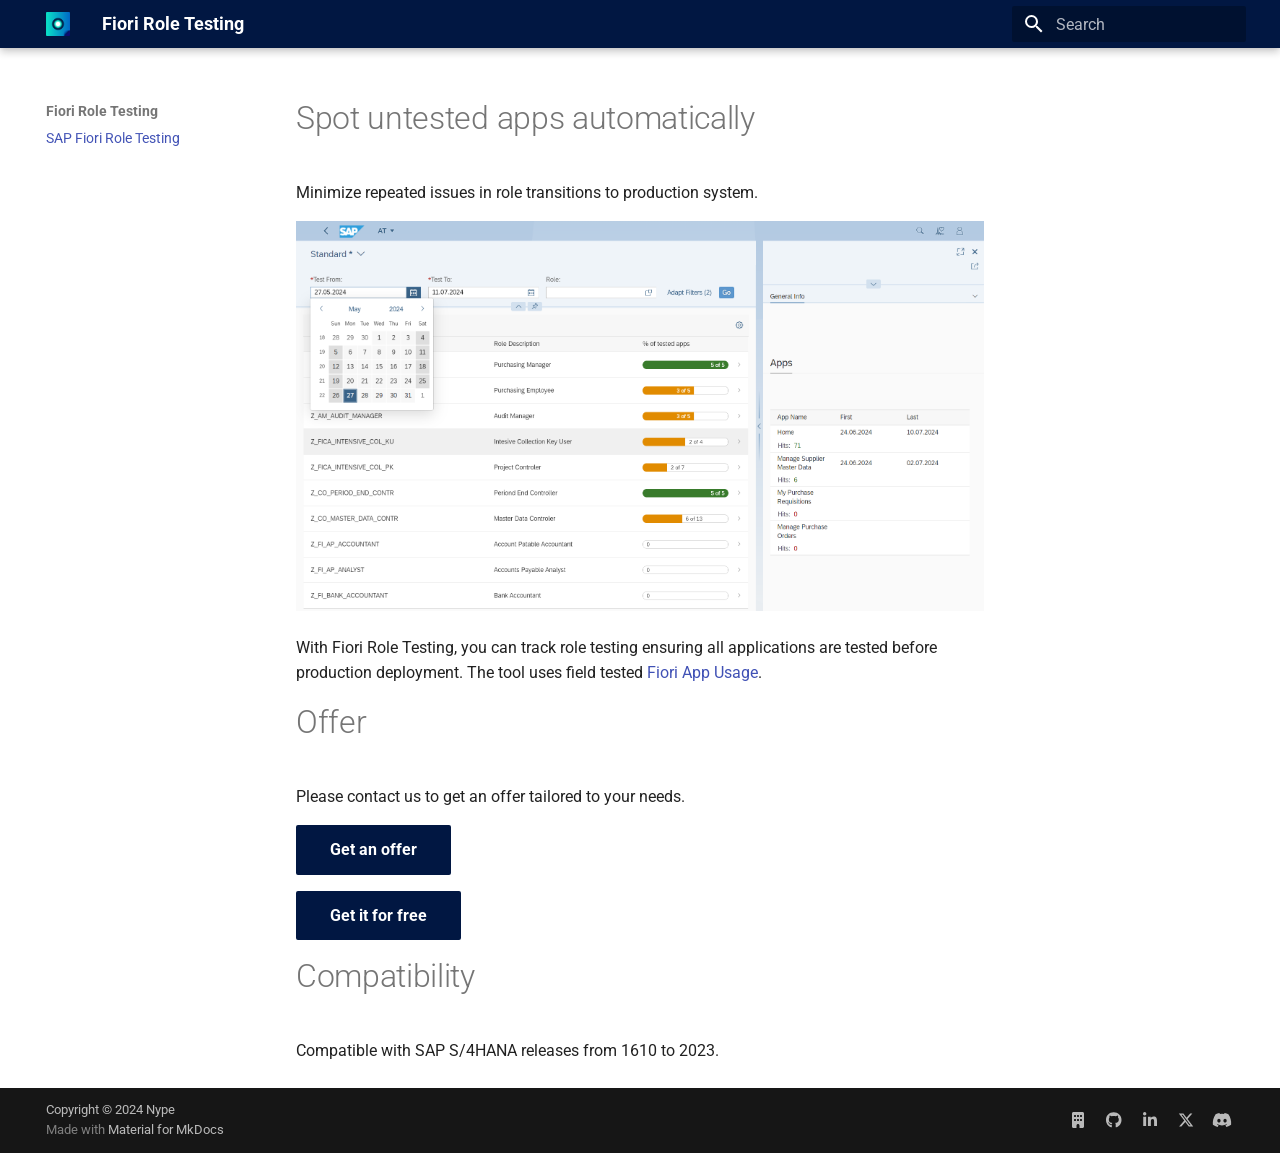
<file: index.html>
<!doctype html><html lang=en class=no-js> <head><meta charset=utf-8><meta name=viewport content="width=device-width,initial-scale=1"><meta name=description content="Spot untested apps automatically."><link href=https://fioriroletesting.com/ rel=canonical><link rel=icon href=assets/images/logo.png><meta name=generator content="mkdocs-1.6.0, mkdocs-material-9.5.27"><title>SAP Fiori Role Testing - Fiori Role Testing</title><link rel=stylesheet href=assets/stylesheets/main.6543a935.min.css><link rel=preconnect href=https://fonts.gstatic.com crossorigin><link rel=stylesheet href="https://fonts.googleapis.com/css?family=Roboto:300,300i,400,400i,700,700i%7CRoboto+Mono:400,400i,700,700i&display=fallback"><style>:root{--md-text-font:"Roboto";--md-code-font:"Roboto Mono"}</style><link rel=stylesheet href=assets/stylesheets/extra.a038fa.min.css><script>__md_scope=new URL(".",location),__md_hash=e=>[...e].reduce((e,_)=>(e<<5)-e+_.charCodeAt(0),0),__md_get=(e,_=localStorage,t=__md_scope)=>JSON.parse(_.getItem(t.pathname+"."+e)),__md_set=(e,_,t=localStorage,a=__md_scope)=>{try{t.setItem(a.pathname+"."+e,JSON.stringify(_))}catch(e){}}</script><script id=__analytics>function __md_analytics(){function n(){dataLayer.push(arguments)}window.dataLayer=window.dataLayer||[],n("js",new Date),n("config","G-3VJR286HQC"),document.addEventListener("DOMContentLoaded",function(){document.forms.search&&document.forms.search.query.addEventListener("blur",function(){this.value&&n("event","search",{search_term:this.value})}),document$.subscribe(function(){var a=document.forms.feedback;if(void 0!==a)for(var e of a.querySelectorAll("[type=submit]"))e.addEventListener("click",function(e){e.preventDefault();var t=document.location.pathname,e=this.getAttribute("data-md-value");n("event","feedback",{page:t,data:e}),a.firstElementChild.disabled=!0;e=a.querySelector(".md-feedback__note [data-md-value='"+e+"']");e&&(e.hidden=!1)}),a.hidden=!1}),location$.subscribe(function(e){n("config","G-3VJR286HQC",{page_path:e.pathname})})});var e=document.createElement("script");e.async=!0,e.src="https://www.googletagmanager.com/gtag/js?id=G-3VJR286HQC",document.getElementById("__analytics").insertAdjacentElement("afterEnd",e)}</script><script>"undefined"!=typeof __md_analytics&&__md_analytics()</script><meta property=og:type content=website><meta property=og:title content="SAP Fiori Role Testing"><meta property=og:description content="Spot untested apps automatically."><meta property=og:image content=https://fioriroletesting.com/assets/images/social/index.png><meta property=og:image:type content=image/png><meta property=og:image:width content=1200><meta property=og:image:height content=630><meta content=https://fioriroletesting.com/ property=og:url><meta name=twitter:card content=summary_large_image><meta name=twitter:title content="SAP Fiori Role Testing"><meta name=twitter:description content="Spot untested apps automatically."><meta name=twitter:image content=https://fioriroletesting.com/assets/images/social/index.png><link rel=icon sizes=192x192 href=assets/images/logo.png><link rel=apple-touch-icon href=assets/images/logo.png><meta property=robots content="index, follow"></head> <body dir=ltr> <input class=md-toggle data-md-toggle=drawer type=checkbox id=__drawer autocomplete=off> <input class=md-toggle data-md-toggle=search type=checkbox id=__search autocomplete=off> <label class=md-overlay for=__drawer></label> <div data-md-component=skip> <a href=#spot-untested-apps-automatically class=md-skip> Skip to content </a> </div> <div data-md-component=announce> </div> <header class="md-header md-header--shadow" data-md-component=header> <nav class="md-header__inner md-grid" aria-label=Header> <a href=. title="Fiori Role Testing" class="md-header__button md-logo" aria-label="Fiori Role Testing" data-md-component=logo> <img src=assets/images/logo.png alt=logo> </a> <label class="md-header__button md-icon" for=__drawer> <svg xmlns=http://www.w3.org/2000/svg viewbox="0 0 24 24"><path d="M3 6h18v2H3V6m0 5h18v2H3v-2m0 5h18v2H3v-2Z"/></svg> </label> <div class=md-header__title data-md-component=header-title> <div class=md-header__ellipsis> <div class=md-header__topic> <span class=md-ellipsis> Fiori Role Testing </span> </div> <div class=md-header__topic data-md-component=header-topic> <span class=md-ellipsis> SAP Fiori Role Testing </span> </div> </div> </div> <script>var media,input,key,value,palette=__md_get("__palette");if(palette&&palette.color){"(prefers-color-scheme)"===palette.color.media&&(media=matchMedia("(prefers-color-scheme: light)"),input=document.querySelector(media.matches?"[data-md-color-media='(prefers-color-scheme: light)']":"[data-md-color-media='(prefers-color-scheme: dark)']"),palette.color.media=input.getAttribute("data-md-color-media"),palette.color.scheme=input.getAttribute("data-md-color-scheme"),palette.color.primary=input.getAttribute("data-md-color-primary"),palette.color.accent=input.getAttribute("data-md-color-accent"));for([key,value]of Object.entries(palette.color))document.body.setAttribute("data-md-color-"+key,value)}</script> <label class="md-header__button md-icon" for=__search> <svg xmlns=http://www.w3.org/2000/svg viewbox="0 0 24 24"><path d="M9.5 3A6.5 6.5 0 0 1 16 9.5c0 1.61-.59 3.09-1.56 4.23l.27.27h.79l5 5-1.5 1.5-5-5v-.79l-.27-.27A6.516 6.516 0 0 1 9.5 16 6.5 6.5 0 0 1 3 9.5 6.5 6.5 0 0 1 9.5 3m0 2C7 5 5 7 5 9.5S7 14 9.5 14 14 12 14 9.5 12 5 9.5 5Z"/></svg> </label> <div class=md-search data-md-component=search role=dialog> <label class=md-search__overlay for=__search></label> <div class=md-search__inner role=search> <form class=md-search__form name=search> <input type=text class=md-search__input name=query aria-label=Search placeholder=Search autocapitalize=off autocorrect=off autocomplete=off spellcheck=false data-md-component=search-query required> <label class="md-search__icon md-icon" for=__search> <svg xmlns=http://www.w3.org/2000/svg viewbox="0 0 24 24"><path d="M9.5 3A6.5 6.5 0 0 1 16 9.5c0 1.61-.59 3.09-1.56 4.23l.27.27h.79l5 5-1.5 1.5-5-5v-.79l-.27-.27A6.516 6.516 0 0 1 9.5 16 6.5 6.5 0 0 1 3 9.5 6.5 6.5 0 0 1 9.5 3m0 2C7 5 5 7 5 9.5S7 14 9.5 14 14 12 14 9.5 12 5 9.5 5Z"/></svg> <svg xmlns=http://www.w3.org/2000/svg viewbox="0 0 24 24"><path d="M20 11v2H8l5.5 5.5-1.42 1.42L4.16 12l7.92-7.92L13.5 5.5 8 11h12Z"/></svg> </label> <nav class=md-search__options aria-label=Search> <button type=reset class="md-search__icon md-icon" title=Clear aria-label=Clear tabindex=-1> <svg xmlns=http://www.w3.org/2000/svg viewbox="0 0 24 24"><path d="M19 6.41 17.59 5 12 10.59 6.41 5 5 6.41 10.59 12 5 17.59 6.41 19 12 13.41 17.59 19 19 17.59 13.41 12 19 6.41Z"/></svg> </button> </nav> </form> <div class=md-search__output> <div class=md-search__scrollwrap tabindex=0 data-md-scrollfix> <div class=md-search-result data-md-component=search-result> <div class=md-search-result__meta> Initializing search </div> <ol class=md-search-result__list role=presentation></ol> </div> </div> </div> </div> </div> </nav> </header> <div class=md-container data-md-component=container> <main class=md-main data-md-component=main> <div class="md-main__inner md-grid"> <div class="md-sidebar md-sidebar--primary" data-md-component=sidebar data-md-type=navigation> <div class=md-sidebar__scrollwrap> <div class=md-sidebar__inner> <nav class="md-nav md-nav--primary" aria-label=Navigation data-md-level=0> <label class=md-nav__title for=__drawer> <a href=. title="Fiori Role Testing" class="md-nav__button md-logo" aria-label="Fiori Role Testing" data-md-component=logo> <img src=assets/images/logo.png alt=logo> </a> Fiori Role Testing </label> <ul class=md-nav__list data-md-scrollfix> <li class="md-nav__item md-nav__item--active"> <input class="md-nav__toggle md-toggle" type=checkbox id=__toc> <a href=. class="md-nav__link md-nav__link--active"> <span class=md-ellipsis> SAP Fiori Role Testing </span> </a> </li> </ul> </nav> </div> </div> </div> <div class="md-sidebar md-sidebar--secondary" data-md-component=sidebar data-md-type=toc> <div class=md-sidebar__scrollwrap> <div class=md-sidebar__inner> <nav class="md-nav md-nav--secondary" aria-label="Table of contents"> </nav> </div> </div> </div> <div class=md-content data-md-component=content> <article class="md-content__inner md-typeset"> <h1 id=spot-untested-apps-automatically>Spot untested apps automatically</h1> <p>Minimize repeated issues in role transitions to production system.</p> <p><a href=res/frt.png><img alt src=res/frt.png></a></p> <p>With Fiori Role Testing, you can track role testing ensuring all applications are tested before production deployment. The tool uses field tested <a href=https://help.fioriappsusage.org>Fiori App Usage</a>.</p> <h1 id=offer>Offer</h1> <p>Please contact us to get an offer tailored to your needs.</p> <p><a href=contact/ class="md-button md-button--primary">Get an offer</a></p> <p><a class="md-button md-button--primary" href="contact/?free=true">Get it for free</a></p> <h1 id=compatibility>Compatibility</h1> <p>Compatible with SAP S/4HANA releases from 1610 to 2023.</p> </article> </div> <script>var target=document.getElementById(location.hash.slice(1));target&&target.name&&(target.checked=target.name.startsWith("__tabbed_"))</script> </div> </main> <footer class=md-footer> <div class="md-footer-meta md-typeset"> <div class="md-footer-meta__inner md-grid"> <div class=md-copyright> <div class=md-copyright__highlight> Copyright &copy; 2024 Nype </div> Made with <a href=https://squidfunk.github.io/mkdocs-material/ target=_blank rel=noopener> Material for MkDocs </a> </div> <div class=md-social> <a href="https://npe.cm/?ref=fioriroletesting" target=_blank rel=noopener title=npe.cm class=md-social__link> <svg xmlns=http://www.w3.org/2000/svg viewbox="0 0 384 512"><!-- Font Awesome Free 6.5.2 by @fontawesome - https://fontawesome.com License - https://fontawesome.com/license/free (Icons: CC BY 4.0, Fonts: SIL OFL 1.1, Code: MIT License) Copyright 2024 Fonticons, Inc.--><path d="M48 0C21.5 0 0 21.5 0 48v416c0 26.5 21.5 48 48 48h96v-80c0-26.5 21.5-48 48-48s48 21.5 48 48v80h96c26.5 0 48-21.5 48-48V48c0-26.5-21.5-48-48-48H48zm16 240c0-8.8 7.2-16 16-16h32c8.8 0 16 7.2 16 16v32c0 8.8-7.2 16-16 16H80c-8.8 0-16-7.2-16-16v-32zm112-16h32c8.8 0 16 7.2 16 16v32c0 8.8-7.2 16-16 16h-32c-8.8 0-16-7.2-16-16v-32c0-8.8 7.2-16 16-16zm80 16c0-8.8 7.2-16 16-16h32c8.8 0 16 7.2 16 16v32c0 8.8-7.2 16-16 16h-32c-8.8 0-16-7.2-16-16v-32zM80 96h32c8.8 0 16 7.2 16 16v32c0 8.8-7.2 16-16 16H80c-8.8 0-16-7.2-16-16v-32c0-8.8 7.2-16 16-16zm80 16c0-8.8 7.2-16 16-16h32c8.8 0 16 7.2 16 16v32c0 8.8-7.2 16-16 16h-32c-8.8 0-16-7.2-16-16v-32zm112-16h32c8.8 0 16 7.2 16 16v32c0 8.8-7.2 16-16 16h-32c-8.8 0-16-7.2-16-16v-32c0-8.8 7.2-16 16-16z"/></svg> </a> <a href=https://github.com/fioriroletesting target=_blank rel=noopener title=github.com class=md-social__link> <svg xmlns=http://www.w3.org/2000/svg viewbox="0 0 496 512"><!-- Font Awesome Free 6.5.2 by @fontawesome - https://fontawesome.com License - https://fontawesome.com/license/free (Icons: CC BY 4.0, Fonts: SIL OFL 1.1, Code: MIT License) Copyright 2024 Fonticons, Inc.--><path d="M165.9 397.4c0 2-2.3 3.6-5.2 3.6-3.3.3-5.6-1.3-5.6-3.6 0-2 2.3-3.6 5.2-3.6 3-.3 5.6 1.3 5.6 3.6zm-31.1-4.5c-.7 2 1.3 4.3 4.3 4.9 2.6 1 5.6 0 6.2-2s-1.3-4.3-4.3-5.2c-2.6-.7-5.5.3-6.2 2.3zm44.2-1.7c-2.9.7-4.9 2.6-4.6 4.9.3 2 2.9 3.3 5.9 2.6 2.9-.7 4.9-2.6 4.6-4.6-.3-1.9-3-3.2-5.9-2.9zM244.8 8C106.1 8 0 113.3 0 252c0 110.9 69.8 205.8 169.5 239.2 12.8 2.3 17.3-5.6 17.3-12.1 0-6.2-.3-40.4-.3-61.4 0 0-70 15-84.7-29.8 0 0-11.4-29.1-27.8-36.6 0 0-22.9-15.7 1.6-15.4 0 0 24.9 2 38.6 25.8 21.9 38.6 58.6 27.5 72.9 20.9 2.3-16 8.8-27.1 16-33.7-55.9-6.2-112.3-14.3-112.3-110.5 0-27.5 7.6-41.3 23.6-58.9-2.6-6.5-11.1-33.3 2.6-67.9 20.9-6.5 69 27 69 27 20-5.6 41.5-8.5 62.8-8.5s42.8 2.9 62.8 8.5c0 0 48.1-33.6 69-27 13.7 34.7 5.2 61.4 2.6 67.9 16 17.7 25.8 31.5 25.8 58.9 0 96.5-58.9 104.2-114.8 110.5 9.2 7.9 17 22.9 17 46.4 0 33.7-.3 75.4-.3 83.6 0 6.5 4.6 14.4 17.3 12.1C428.2 457.8 496 362.9 496 252 496 113.3 383.5 8 244.8 8zM97.2 352.9c-1.3 1-1 3.3.7 5.2 1.6 1.6 3.9 2.3 5.2 1 1.3-1 1-3.3-.7-5.2-1.6-1.6-3.9-2.3-5.2-1zm-10.8-8.1c-.7 1.3.3 2.9 2.3 3.9 1.6 1 3.6.7 4.3-.7.7-1.3-.3-2.9-2.3-3.9-2-.6-3.6-.3-4.3.7zm32.4 35.6c-1.6 1.3-1 4.3 1.3 6.2 2.3 2.3 5.2 2.6 6.5 1 1.3-1.3.7-4.3-1.3-6.2-2.2-2.3-5.2-2.6-6.5-1zm-11.4-14.7c-1.6 1-1.6 3.6 0 5.9 1.6 2.3 4.3 3.3 5.6 2.3 1.6-1.3 1.6-3.9 0-6.2-1.4-2.3-4-3.3-5.6-2z"/></svg> </a> <a href=https://www.linkedin.com/company/fiori-tracker/ target=_blank rel=noopener title=www.linkedin.com class=md-social__link> <svg xmlns=http://www.w3.org/2000/svg viewbox="0 0 448 512"><!-- Font Awesome Free 6.5.2 by @fontawesome - https://fontawesome.com License - https://fontawesome.com/license/free (Icons: CC BY 4.0, Fonts: SIL OFL 1.1, Code: MIT License) Copyright 2024 Fonticons, Inc.--><path d="M100.28 448H7.4V148.9h92.88zM53.79 108.1C24.09 108.1 0 83.5 0 53.8a53.79 53.79 0 0 1 107.58 0c0 29.7-24.1 54.3-53.79 54.3zM447.9 448h-92.68V302.4c0-34.7-.7-79.2-48.29-79.2-48.29 0-55.69 37.7-55.69 76.7V448h-92.78V148.9h89.08v40.8h1.3c12.4-23.5 42.69-48.3 87.88-48.3 94 0 111.28 61.9 111.28 142.3V448z"/></svg> </a> <a href=https://twitter.com/fioritracker target=_blank rel=noopener title=twitter.com class=md-social__link> <svg xmlns=http://www.w3.org/2000/svg viewbox="0 0 512 512"><!-- Font Awesome Free 6.5.2 by @fontawesome - https://fontawesome.com License - https://fontawesome.com/license/free (Icons: CC BY 4.0, Fonts: SIL OFL 1.1, Code: MIT License) Copyright 2024 Fonticons, Inc.--><path d="M389.2 48h70.6L305.6 224.2 487 464H345L233.7 318.6 106.5 464H35.8l164.9-188.5L26.8 48h145.6l100.5 132.9L389.2 48zm-24.8 373.8h39.1L151.1 88h-42l255.3 333.8z"/></svg> </a> <a href=https://discord.gg/xGNzmej4KE target=_blank rel=noopener title=discord.gg class=md-social__link> <svg xmlns=http://www.w3.org/2000/svg viewbox="0 0 640 512"><!-- Font Awesome Free 6.5.2 by @fontawesome - https://fontawesome.com License - https://fontawesome.com/license/free (Icons: CC BY 4.0, Fonts: SIL OFL 1.1, Code: MIT License) Copyright 2024 Fonticons, Inc.--><path d="M524.531 69.836a1.5 1.5 0 0 0-.764-.7A485.065 485.065 0 0 0 404.081 32.03a1.816 1.816 0 0 0-1.923.91 337.461 337.461 0 0 0-14.9 30.6 447.848 447.848 0 0 0-134.426 0 309.541 309.541 0 0 0-15.135-30.6 1.89 1.89 0 0 0-1.924-.91 483.689 483.689 0 0 0-119.688 37.107 1.712 1.712 0 0 0-.788.676C39.068 183.651 18.186 294.69 28.43 404.354a2.016 2.016 0 0 0 .765 1.375 487.666 487.666 0 0 0 146.825 74.189 1.9 1.9 0 0 0 2.063-.676A348.2 348.2 0 0 0 208.12 430.4a1.86 1.86 0 0 0-1.019-2.588 321.173 321.173 0 0 1-45.868-21.853 1.885 1.885 0 0 1-.185-3.126 251.047 251.047 0 0 0 9.109-7.137 1.819 1.819 0 0 1 1.9-.256c96.229 43.917 200.41 43.917 295.5 0a1.812 1.812 0 0 1 1.924.233 234.533 234.533 0 0 0 9.132 7.16 1.884 1.884 0 0 1-.162 3.126 301.407 301.407 0 0 1-45.89 21.83 1.875 1.875 0 0 0-1 2.611 391.055 391.055 0 0 0 30.014 48.815 1.864 1.864 0 0 0 2.063.7A486.048 486.048 0 0 0 610.7 405.729a1.882 1.882 0 0 0 .765-1.352c12.264-126.783-20.532-236.912-86.934-334.541ZM222.491 337.58c-28.972 0-52.844-26.587-52.844-59.239s23.409-59.241 52.844-59.241c29.665 0 53.306 26.82 52.843 59.239 0 32.654-23.41 59.241-52.843 59.241Zm195.38 0c-28.971 0-52.843-26.587-52.843-59.239s23.409-59.241 52.843-59.241c29.667 0 53.307 26.82 52.844 59.239 0 32.654-23.177 59.241-52.844 59.241Z"/></svg> </a> </div> </div> </div> </footer> </div> <div class=md-dialog data-md-component=dialog> <div class="md-dialog__inner md-typeset"></div> </div> <script id=__config type=application/json>{"base": ".", "features": [], "search": "assets/javascripts/workers/search.b8dbb3d2.min.js", "translations": {"clipboard.copied": "Copied to clipboard", "clipboard.copy": "Copy to clipboard", "search.result.more.one": "1 more on this page", "search.result.more.other": "# more on this page", "search.result.none": "No matching documents", "search.result.one": "1 matching document", "search.result.other": "# matching documents", "search.result.placeholder": "Type to start searching", "search.result.term.missing": "Missing", "select.version": "Select version"}}</script> <script src=assets/javascripts/bundle.ad660dcc.min.js></script> <script src=assets/javascripts/extra.bfba29.min.js></script> </body> </html>
</file>
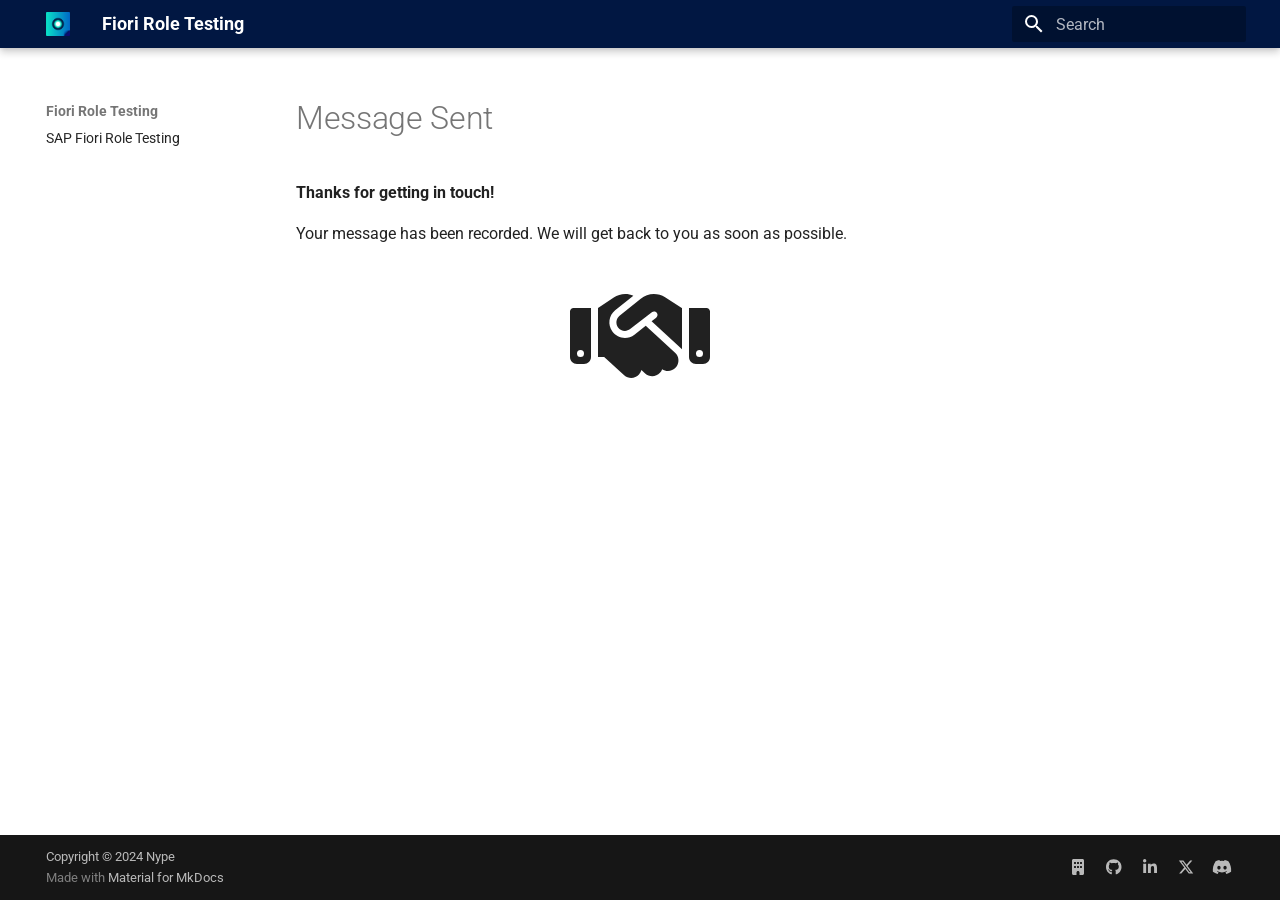
<file: contact-success/index.html>
<!doctype html><html lang=en class=no-js> <head><meta charset=utf-8><meta name=viewport content="width=device-width,initial-scale=1"><link href=https://fioriroletesting.com/contact-success/ rel=canonical><link rel=icon href=../assets/images/logo.png><meta name=generator content="mkdocs-1.6.0, mkdocs-material-9.5.27"><title>Message Sent - Fiori Role Testing</title><link rel=stylesheet href=../assets/stylesheets/main.6543a935.min.css><link rel=preconnect href=https://fonts.gstatic.com crossorigin><link rel=stylesheet href="https://fonts.googleapis.com/css?family=Roboto:300,300i,400,400i,700,700i%7CRoboto+Mono:400,400i,700,700i&display=fallback"><style>:root{--md-text-font:"Roboto";--md-code-font:"Roboto Mono"}</style><link rel=stylesheet href=../assets/stylesheets/extra.a038fa.min.css><script>__md_scope=new URL("..",location),__md_hash=e=>[...e].reduce((e,_)=>(e<<5)-e+_.charCodeAt(0),0),__md_get=(e,_=localStorage,t=__md_scope)=>JSON.parse(_.getItem(t.pathname+"."+e)),__md_set=(e,_,t=localStorage,a=__md_scope)=>{try{t.setItem(a.pathname+"."+e,JSON.stringify(_))}catch(e){}}</script><script id=__analytics>function __md_analytics(){function n(){dataLayer.push(arguments)}window.dataLayer=window.dataLayer||[],n("js",new Date),n("config","G-3VJR286HQC"),document.addEventListener("DOMContentLoaded",function(){document.forms.search&&document.forms.search.query.addEventListener("blur",function(){this.value&&n("event","search",{search_term:this.value})}),document$.subscribe(function(){var a=document.forms.feedback;if(void 0!==a)for(var e of a.querySelectorAll("[type=submit]"))e.addEventListener("click",function(e){e.preventDefault();var t=document.location.pathname,e=this.getAttribute("data-md-value");n("event","feedback",{page:t,data:e}),a.firstElementChild.disabled=!0;e=a.querySelector(".md-feedback__note [data-md-value='"+e+"']");e&&(e.hidden=!1)}),a.hidden=!1}),location$.subscribe(function(e){n("config","G-3VJR286HQC",{page_path:e.pathname})})});var e=document.createElement("script");e.async=!0,e.src="https://www.googletagmanager.com/gtag/js?id=G-3VJR286HQC",document.getElementById("__analytics").insertAdjacentElement("afterEnd",e)}</script><script>"undefined"!=typeof __md_analytics&&__md_analytics()</script><meta property=og:type content=website><meta property=og:title content="Message Sent - Fiori Role Testing"><meta property=og:description content=None><meta property=og:image content=https://fioriroletesting.com/assets/images/social/contact-success.png><meta property=og:image:type content=image/png><meta property=og:image:width content=1200><meta property=og:image:height content=630><meta content=https://fioriroletesting.com/contact-success/ property=og:url><meta name=twitter:card content=summary_large_image><meta name=twitter:title content="Message Sent - Fiori Role Testing"><meta name=twitter:description content=None><meta name=twitter:image content=https://fioriroletesting.com/assets/images/social/contact-success.png><link rel=icon sizes=192x192 href=../assets/images/logo.png><link rel=apple-touch-icon href=../assets/images/logo.png><meta property=robots content="index, follow"></head> <body dir=ltr> <input class=md-toggle data-md-toggle=drawer type=checkbox id=__drawer autocomplete=off> <input class=md-toggle data-md-toggle=search type=checkbox id=__search autocomplete=off> <label class=md-overlay for=__drawer></label> <div data-md-component=skip> </div> <div data-md-component=announce> </div> <header class="md-header md-header--shadow" data-md-component=header> <nav class="md-header__inner md-grid" aria-label=Header> <a href=.. title="Fiori Role Testing" class="md-header__button md-logo" aria-label="Fiori Role Testing" data-md-component=logo> <img src=../assets/images/logo.png alt=logo> </a> <label class="md-header__button md-icon" for=__drawer> <svg xmlns=http://www.w3.org/2000/svg viewbox="0 0 24 24"><path d="M3 6h18v2H3V6m0 5h18v2H3v-2m0 5h18v2H3v-2Z"/></svg> </label> <div class=md-header__title data-md-component=header-title> <div class=md-header__ellipsis> <div class=md-header__topic> <span class=md-ellipsis> Fiori Role Testing </span> </div> <div class=md-header__topic data-md-component=header-topic> <span class=md-ellipsis> Message Sent </span> </div> </div> </div> <script>var media,input,key,value,palette=__md_get("__palette");if(palette&&palette.color){"(prefers-color-scheme)"===palette.color.media&&(media=matchMedia("(prefers-color-scheme: light)"),input=document.querySelector(media.matches?"[data-md-color-media='(prefers-color-scheme: light)']":"[data-md-color-media='(prefers-color-scheme: dark)']"),palette.color.media=input.getAttribute("data-md-color-media"),palette.color.scheme=input.getAttribute("data-md-color-scheme"),palette.color.primary=input.getAttribute("data-md-color-primary"),palette.color.accent=input.getAttribute("data-md-color-accent"));for([key,value]of Object.entries(palette.color))document.body.setAttribute("data-md-color-"+key,value)}</script> <label class="md-header__button md-icon" for=__search> <svg xmlns=http://www.w3.org/2000/svg viewbox="0 0 24 24"><path d="M9.5 3A6.5 6.5 0 0 1 16 9.5c0 1.61-.59 3.09-1.56 4.23l.27.27h.79l5 5-1.5 1.5-5-5v-.79l-.27-.27A6.516 6.516 0 0 1 9.5 16 6.5 6.5 0 0 1 3 9.5 6.5 6.5 0 0 1 9.5 3m0 2C7 5 5 7 5 9.5S7 14 9.5 14 14 12 14 9.5 12 5 9.5 5Z"/></svg> </label> <div class=md-search data-md-component=search role=dialog> <label class=md-search__overlay for=__search></label> <div class=md-search__inner role=search> <form class=md-search__form name=search> <input type=text class=md-search__input name=query aria-label=Search placeholder=Search autocapitalize=off autocorrect=off autocomplete=off spellcheck=false data-md-component=search-query required> <label class="md-search__icon md-icon" for=__search> <svg xmlns=http://www.w3.org/2000/svg viewbox="0 0 24 24"><path d="M9.5 3A6.5 6.5 0 0 1 16 9.5c0 1.61-.59 3.09-1.56 4.23l.27.27h.79l5 5-1.5 1.5-5-5v-.79l-.27-.27A6.516 6.516 0 0 1 9.5 16 6.5 6.5 0 0 1 3 9.5 6.5 6.5 0 0 1 9.5 3m0 2C7 5 5 7 5 9.5S7 14 9.5 14 14 12 14 9.5 12 5 9.5 5Z"/></svg> <svg xmlns=http://www.w3.org/2000/svg viewbox="0 0 24 24"><path d="M20 11v2H8l5.5 5.5-1.42 1.42L4.16 12l7.92-7.92L13.5 5.5 8 11h12Z"/></svg> </label> <nav class=md-search__options aria-label=Search> <button type=reset class="md-search__icon md-icon" title=Clear aria-label=Clear tabindex=-1> <svg xmlns=http://www.w3.org/2000/svg viewbox="0 0 24 24"><path d="M19 6.41 17.59 5 12 10.59 6.41 5 5 6.41 10.59 12 5 17.59 6.41 19 12 13.41 17.59 19 19 17.59 13.41 12 19 6.41Z"/></svg> </button> </nav> </form> <div class=md-search__output> <div class=md-search__scrollwrap tabindex=0 data-md-scrollfix> <div class=md-search-result data-md-component=search-result> <div class=md-search-result__meta> Initializing search </div> <ol class=md-search-result__list role=presentation></ol> </div> </div> </div> </div> </div> </nav> </header> <div class=md-container data-md-component=container> <main class=md-main data-md-component=main> <div class="md-main__inner md-grid"> <div class="md-sidebar md-sidebar--primary" data-md-component=sidebar data-md-type=navigation> <div class=md-sidebar__scrollwrap> <div class=md-sidebar__inner> <nav class="md-nav md-nav--primary" aria-label=Navigation data-md-level=0> <label class=md-nav__title for=__drawer> <a href=.. title="Fiori Role Testing" class="md-nav__button md-logo" aria-label="Fiori Role Testing" data-md-component=logo> <img src=../assets/images/logo.png alt=logo> </a> Fiori Role Testing </label> <ul class=md-nav__list data-md-scrollfix> <li class=md-nav__item> <a href=.. class=md-nav__link> <span class=md-ellipsis> SAP Fiori Role Testing </span> </a> </li> </ul> </nav> </div> </div> </div> <div class="md-sidebar md-sidebar--secondary" data-md-component=sidebar data-md-type=toc> <div class=md-sidebar__scrollwrap> <div class=md-sidebar__inner> <nav class="md-nav md-nav--secondary" aria-label="Table of contents"> </nav> </div> </div> </div> <div class=md-content data-md-component=content> <article class="md-content__inner md-typeset"> <h1>Message Sent</h1> <p><strong>Thanks for getting in touch!</strong></p> <p>Your message has been recorded. We will get back to you as soon as possible.</p> <p><span class="twemoji extLargeSVG"><svg xmlns=http://www.w3.org/2000/svg viewbox="0 0 640 512"><!-- Font Awesome Free 6.5.2 by @fontawesome - https://fontawesome.com License - https://fontawesome.com/license/free (Icons: CC BY 4.0, Fonts: SIL OFL 1.1, Code: MIT License) Copyright 2024 Fonticons, Inc.--><path d="m323.4 85.2-96.8 78.4c-16.1 13-19.2 36.4-7 53.1 12.9 17.8 38 21.3 55.3 7.8l99.3-77.2c7-5.4 17-4.2 22.5 2.8s4.2 17-2.8 22.5L373 188.8l139 128V128h-.7l-3.9-2.5L434.8 79c-15.3-9.8-33.2-15-51.4-15-21.8 0-43 7.5-60 21.2zm22.8 124.4-51.7 40.2c-31.5 24.6-77.2 18.2-100.8-14.2-22.2-30.5-16.6-73.1 12.7-96.8l83.2-67.3c-11.6-4.9-24.1-7.4-36.8-7.4C234 64 215.7 69.6 200 80l-72 48v224h28.2l91.4 83.4c19.6 17.9 49.9 16.5 67.8-3.1 5.5-6.1 9.2-13.2 11.1-20.6l17 15.6c19.5 17.9 49.9 16.6 67.8-2.9 4.5-4.9 7.8-10.6 9.9-16.5 19.4 13 45.8 10.3 62.1-7.5 17.9-19.5 16.6-49.9-2.9-67.8l-134.2-123zM16 128c-8.8 0-16 7.2-16 16v208c0 17.7 14.3 32 32 32h32c17.7 0 32-14.3 32-32V128H16zm32 192a16 16 0 1 1 0 32 16 16 0 1 1 0-32zm496-192v224c0 17.7 14.3 32 32 32h32c17.7 0 32-14.3 32-32V144c0-8.8-7.2-16-16-16h-80zm32 208a16 16 0 1 1 32 0 16 16 0 1 1-32 0z"/></svg></span></p> </article> </div> <script>var target=document.getElementById(location.hash.slice(1));target&&target.name&&(target.checked=target.name.startsWith("__tabbed_"))</script> </div> </main> <footer class=md-footer> <div class="md-footer-meta md-typeset"> <div class="md-footer-meta__inner md-grid"> <div class=md-copyright> <div class=md-copyright__highlight> Copyright &copy; 2024 Nype </div> Made with <a href=https://squidfunk.github.io/mkdocs-material/ target=_blank rel=noopener> Material for MkDocs </a> </div> <div class=md-social> <a href="https://npe.cm/?ref=fioriroletesting" target=_blank rel=noopener title=npe.cm class=md-social__link> <svg xmlns=http://www.w3.org/2000/svg viewbox="0 0 384 512"><!-- Font Awesome Free 6.5.2 by @fontawesome - https://fontawesome.com License - https://fontawesome.com/license/free (Icons: CC BY 4.0, Fonts: SIL OFL 1.1, Code: MIT License) Copyright 2024 Fonticons, Inc.--><path d="M48 0C21.5 0 0 21.5 0 48v416c0 26.5 21.5 48 48 48h96v-80c0-26.5 21.5-48 48-48s48 21.5 48 48v80h96c26.5 0 48-21.5 48-48V48c0-26.5-21.5-48-48-48H48zm16 240c0-8.8 7.2-16 16-16h32c8.8 0 16 7.2 16 16v32c0 8.8-7.2 16-16 16H80c-8.8 0-16-7.2-16-16v-32zm112-16h32c8.8 0 16 7.2 16 16v32c0 8.8-7.2 16-16 16h-32c-8.8 0-16-7.2-16-16v-32c0-8.8 7.2-16 16-16zm80 16c0-8.8 7.2-16 16-16h32c8.8 0 16 7.2 16 16v32c0 8.8-7.2 16-16 16h-32c-8.8 0-16-7.2-16-16v-32zM80 96h32c8.8 0 16 7.2 16 16v32c0 8.8-7.2 16-16 16H80c-8.8 0-16-7.2-16-16v-32c0-8.8 7.2-16 16-16zm80 16c0-8.8 7.2-16 16-16h32c8.8 0 16 7.2 16 16v32c0 8.8-7.2 16-16 16h-32c-8.8 0-16-7.2-16-16v-32zm112-16h32c8.8 0 16 7.2 16 16v32c0 8.8-7.2 16-16 16h-32c-8.8 0-16-7.2-16-16v-32c0-8.8 7.2-16 16-16z"/></svg> </a> <a href=https://github.com/fioriroletesting target=_blank rel=noopener title=github.com class=md-social__link> <svg xmlns=http://www.w3.org/2000/svg viewbox="0 0 496 512"><!-- Font Awesome Free 6.5.2 by @fontawesome - https://fontawesome.com License - https://fontawesome.com/license/free (Icons: CC BY 4.0, Fonts: SIL OFL 1.1, Code: MIT License) Copyright 2024 Fonticons, Inc.--><path d="M165.9 397.4c0 2-2.3 3.6-5.2 3.6-3.3.3-5.6-1.3-5.6-3.6 0-2 2.3-3.6 5.2-3.6 3-.3 5.6 1.3 5.6 3.6zm-31.1-4.5c-.7 2 1.3 4.3 4.3 4.9 2.6 1 5.6 0 6.2-2s-1.3-4.3-4.3-5.2c-2.6-.7-5.5.3-6.2 2.3zm44.2-1.7c-2.9.7-4.9 2.6-4.6 4.9.3 2 2.9 3.3 5.9 2.6 2.9-.7 4.9-2.6 4.6-4.6-.3-1.9-3-3.2-5.9-2.9zM244.8 8C106.1 8 0 113.3 0 252c0 110.9 69.8 205.8 169.5 239.2 12.8 2.3 17.3-5.6 17.3-12.1 0-6.2-.3-40.4-.3-61.4 0 0-70 15-84.7-29.8 0 0-11.4-29.1-27.8-36.6 0 0-22.9-15.7 1.6-15.4 0 0 24.9 2 38.6 25.8 21.9 38.6 58.6 27.5 72.9 20.9 2.3-16 8.8-27.1 16-33.7-55.9-6.2-112.3-14.3-112.3-110.5 0-27.5 7.6-41.3 23.6-58.9-2.6-6.5-11.1-33.3 2.6-67.9 20.9-6.5 69 27 69 27 20-5.6 41.5-8.5 62.8-8.5s42.8 2.9 62.8 8.5c0 0 48.1-33.6 69-27 13.7 34.7 5.2 61.4 2.6 67.9 16 17.7 25.8 31.5 25.8 58.9 0 96.5-58.9 104.2-114.8 110.5 9.2 7.9 17 22.9 17 46.4 0 33.7-.3 75.4-.3 83.6 0 6.5 4.6 14.4 17.3 12.1C428.2 457.8 496 362.9 496 252 496 113.3 383.5 8 244.8 8zM97.2 352.9c-1.3 1-1 3.3.7 5.2 1.6 1.6 3.9 2.3 5.2 1 1.3-1 1-3.3-.7-5.2-1.6-1.6-3.9-2.3-5.2-1zm-10.8-8.1c-.7 1.3.3 2.9 2.3 3.9 1.6 1 3.6.7 4.3-.7.7-1.3-.3-2.9-2.3-3.9-2-.6-3.6-.3-4.3.7zm32.4 35.6c-1.6 1.3-1 4.3 1.3 6.2 2.3 2.3 5.2 2.6 6.5 1 1.3-1.3.7-4.3-1.3-6.2-2.2-2.3-5.2-2.6-6.5-1zm-11.4-14.7c-1.6 1-1.6 3.6 0 5.9 1.6 2.3 4.3 3.3 5.6 2.3 1.6-1.3 1.6-3.9 0-6.2-1.4-2.3-4-3.3-5.6-2z"/></svg> </a> <a href=https://www.linkedin.com/company/fiori-tracker/ target=_blank rel=noopener title=www.linkedin.com class=md-social__link> <svg xmlns=http://www.w3.org/2000/svg viewbox="0 0 448 512"><!-- Font Awesome Free 6.5.2 by @fontawesome - https://fontawesome.com License - https://fontawesome.com/license/free (Icons: CC BY 4.0, Fonts: SIL OFL 1.1, Code: MIT License) Copyright 2024 Fonticons, Inc.--><path d="M100.28 448H7.4V148.9h92.88zM53.79 108.1C24.09 108.1 0 83.5 0 53.8a53.79 53.79 0 0 1 107.58 0c0 29.7-24.1 54.3-53.79 54.3zM447.9 448h-92.68V302.4c0-34.7-.7-79.2-48.29-79.2-48.29 0-55.69 37.7-55.69 76.7V448h-92.78V148.9h89.08v40.8h1.3c12.4-23.5 42.69-48.3 87.88-48.3 94 0 111.28 61.9 111.28 142.3V448z"/></svg> </a> <a href=https://twitter.com/fioritracker target=_blank rel=noopener title=twitter.com class=md-social__link> <svg xmlns=http://www.w3.org/2000/svg viewbox="0 0 512 512"><!-- Font Awesome Free 6.5.2 by @fontawesome - https://fontawesome.com License - https://fontawesome.com/license/free (Icons: CC BY 4.0, Fonts: SIL OFL 1.1, Code: MIT License) Copyright 2024 Fonticons, Inc.--><path d="M389.2 48h70.6L305.6 224.2 487 464H345L233.7 318.6 106.5 464H35.8l164.9-188.5L26.8 48h145.6l100.5 132.9L389.2 48zm-24.8 373.8h39.1L151.1 88h-42l255.3 333.8z"/></svg> </a> <a href=https://discord.gg/xGNzmej4KE target=_blank rel=noopener title=discord.gg class=md-social__link> <svg xmlns=http://www.w3.org/2000/svg viewbox="0 0 640 512"><!-- Font Awesome Free 6.5.2 by @fontawesome - https://fontawesome.com License - https://fontawesome.com/license/free (Icons: CC BY 4.0, Fonts: SIL OFL 1.1, Code: MIT License) Copyright 2024 Fonticons, Inc.--><path d="M524.531 69.836a1.5 1.5 0 0 0-.764-.7A485.065 485.065 0 0 0 404.081 32.03a1.816 1.816 0 0 0-1.923.91 337.461 337.461 0 0 0-14.9 30.6 447.848 447.848 0 0 0-134.426 0 309.541 309.541 0 0 0-15.135-30.6 1.89 1.89 0 0 0-1.924-.91 483.689 483.689 0 0 0-119.688 37.107 1.712 1.712 0 0 0-.788.676C39.068 183.651 18.186 294.69 28.43 404.354a2.016 2.016 0 0 0 .765 1.375 487.666 487.666 0 0 0 146.825 74.189 1.9 1.9 0 0 0 2.063-.676A348.2 348.2 0 0 0 208.12 430.4a1.86 1.86 0 0 0-1.019-2.588 321.173 321.173 0 0 1-45.868-21.853 1.885 1.885 0 0 1-.185-3.126 251.047 251.047 0 0 0 9.109-7.137 1.819 1.819 0 0 1 1.9-.256c96.229 43.917 200.41 43.917 295.5 0a1.812 1.812 0 0 1 1.924.233 234.533 234.533 0 0 0 9.132 7.16 1.884 1.884 0 0 1-.162 3.126 301.407 301.407 0 0 1-45.89 21.83 1.875 1.875 0 0 0-1 2.611 391.055 391.055 0 0 0 30.014 48.815 1.864 1.864 0 0 0 2.063.7A486.048 486.048 0 0 0 610.7 405.729a1.882 1.882 0 0 0 .765-1.352c12.264-126.783-20.532-236.912-86.934-334.541ZM222.491 337.58c-28.972 0-52.844-26.587-52.844-59.239s23.409-59.241 52.844-59.241c29.665 0 53.306 26.82 52.843 59.239 0 32.654-23.41 59.241-52.843 59.241Zm195.38 0c-28.971 0-52.843-26.587-52.843-59.239s23.409-59.241 52.843-59.241c29.667 0 53.307 26.82 52.844 59.239 0 32.654-23.177 59.241-52.844 59.241Z"/></svg> </a> </div> </div> </div> </footer> </div> <div class=md-dialog data-md-component=dialog> <div class="md-dialog__inner md-typeset"></div> </div> <script id=__config type=application/json>{"base": "..", "features": [], "search": "../assets/javascripts/workers/search.b8dbb3d2.min.js", "translations": {"clipboard.copied": "Copied to clipboard", "clipboard.copy": "Copy to clipboard", "search.result.more.one": "1 more on this page", "search.result.more.other": "# more on this page", "search.result.none": "No matching documents", "search.result.one": "1 matching document", "search.result.other": "# matching documents", "search.result.placeholder": "Type to start searching", "search.result.term.missing": "Missing", "select.version": "Select version"}}</script> <script src=../assets/javascripts/bundle.ad660dcc.min.js></script> <script src=../assets/javascripts/extra.bfba29.min.js></script> </body> </html>
</file>
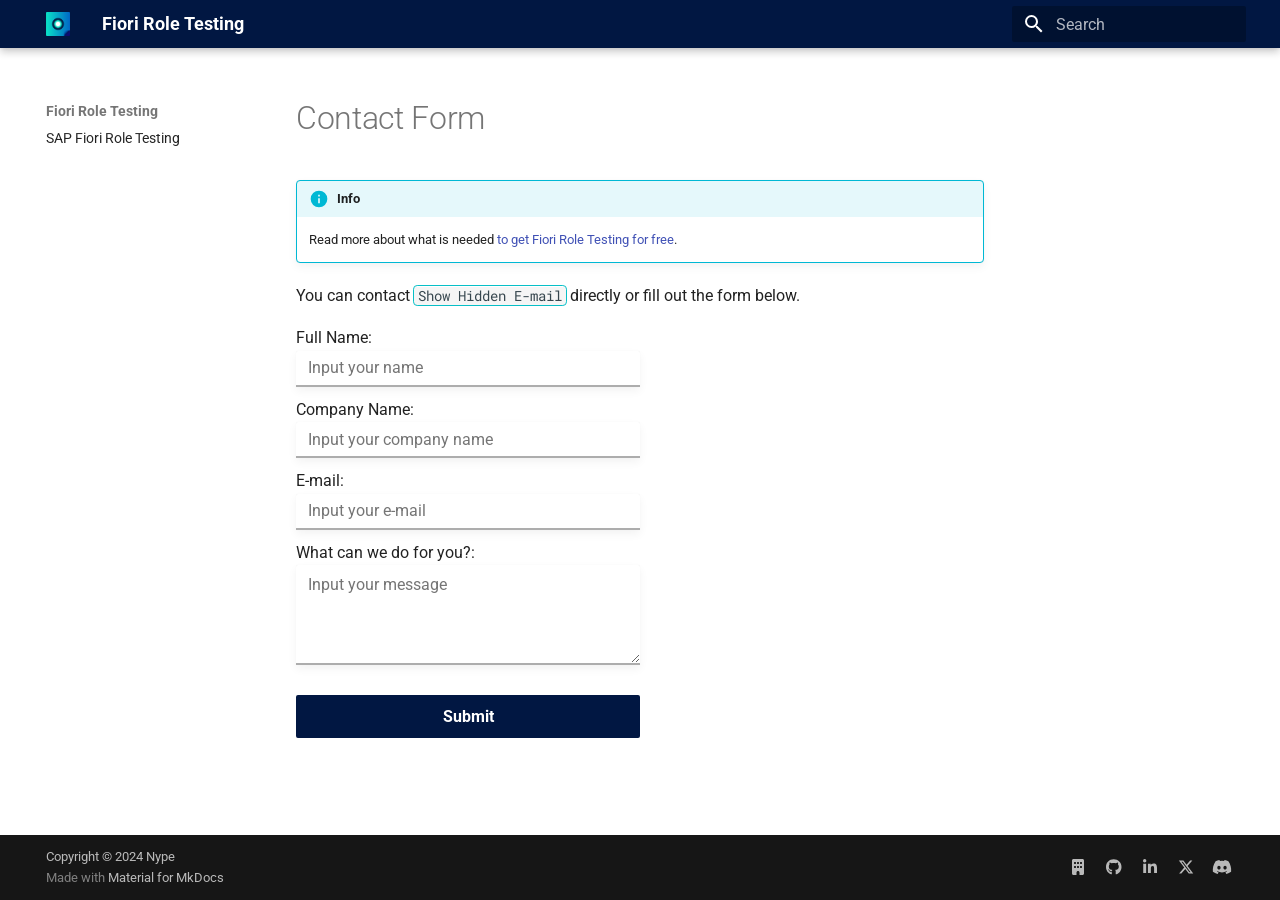
<file: contact/index.html>
<!doctype html><html lang=en class=no-js> <head><meta charset=utf-8><meta name=viewport content="width=device-width,initial-scale=1"><meta name=description content="Get in touch and let's work together."><link href=https://fioriroletesting.com/contact/ rel=canonical><link rel=icon href=../assets/images/logo.png><meta name=generator content="mkdocs-1.6.0, mkdocs-material-9.5.27"><title>Contact Us - Fiori Role Testing</title><link rel=stylesheet href=../assets/stylesheets/main.6543a935.min.css><link rel=preconnect href=https://fonts.gstatic.com crossorigin><link rel=stylesheet href="https://fonts.googleapis.com/css?family=Roboto:300,300i,400,400i,700,700i%7CRoboto+Mono:400,400i,700,700i&display=fallback"><style>:root{--md-text-font:"Roboto";--md-code-font:"Roboto Mono"}</style><link rel=stylesheet href=../assets/stylesheets/extra.a038fa.min.css><script>__md_scope=new URL("..",location),__md_hash=e=>[...e].reduce((e,_)=>(e<<5)-e+_.charCodeAt(0),0),__md_get=(e,_=localStorage,t=__md_scope)=>JSON.parse(_.getItem(t.pathname+"."+e)),__md_set=(e,_,t=localStorage,a=__md_scope)=>{try{t.setItem(a.pathname+"."+e,JSON.stringify(_))}catch(e){}}</script><script id=__analytics>function __md_analytics(){function n(){dataLayer.push(arguments)}window.dataLayer=window.dataLayer||[],n("js",new Date),n("config","G-3VJR286HQC"),document.addEventListener("DOMContentLoaded",function(){document.forms.search&&document.forms.search.query.addEventListener("blur",function(){this.value&&n("event","search",{search_term:this.value})}),document$.subscribe(function(){var a=document.forms.feedback;if(void 0!==a)for(var e of a.querySelectorAll("[type=submit]"))e.addEventListener("click",function(e){e.preventDefault();var t=document.location.pathname,e=this.getAttribute("data-md-value");n("event","feedback",{page:t,data:e}),a.firstElementChild.disabled=!0;e=a.querySelector(".md-feedback__note [data-md-value='"+e+"']");e&&(e.hidden=!1)}),a.hidden=!1}),location$.subscribe(function(e){n("config","G-3VJR286HQC",{page_path:e.pathname})})});var e=document.createElement("script");e.async=!0,e.src="https://www.googletagmanager.com/gtag/js?id=G-3VJR286HQC",document.getElementById("__analytics").insertAdjacentElement("afterEnd",e)}</script><script>"undefined"!=typeof __md_analytics&&__md_analytics()</script><meta property=og:type content=website><meta property=og:title content="Contact Us - Fiori Role Testing"><meta property=og:description content="Get in touch and let's work together."><meta property=og:image content=https://fioriroletesting.com/assets/images/social/contact.png><meta property=og:image:type content=image/png><meta property=og:image:width content=1200><meta property=og:image:height content=630><meta content=https://fioriroletesting.com/contact/ property=og:url><meta name=twitter:card content=summary_large_image><meta name=twitter:title content="Contact Us - Fiori Role Testing"><meta name=twitter:description content="Get in touch and let's work together."><meta name=twitter:image content=https://fioriroletesting.com/assets/images/social/contact.png><link rel=icon sizes=192x192 href=../assets/images/logo.png><link rel=apple-touch-icon href=../assets/images/logo.png><meta property=robots content="index, follow"></head> <body dir=ltr> <input class=md-toggle data-md-toggle=drawer type=checkbox id=__drawer autocomplete=off> <input class=md-toggle data-md-toggle=search type=checkbox id=__search autocomplete=off> <label class=md-overlay for=__drawer></label> <div data-md-component=skip> <a href=#contact-form class=md-skip> Skip to content </a> </div> <div data-md-component=announce> </div> <header class="md-header md-header--shadow" data-md-component=header> <nav class="md-header__inner md-grid" aria-label=Header> <a href=.. title="Fiori Role Testing" class="md-header__button md-logo" aria-label="Fiori Role Testing" data-md-component=logo> <img src=../assets/images/logo.png alt=logo> </a> <label class="md-header__button md-icon" for=__drawer> <svg xmlns=http://www.w3.org/2000/svg viewbox="0 0 24 24"><path d="M3 6h18v2H3V6m0 5h18v2H3v-2m0 5h18v2H3v-2Z"/></svg> </label> <div class=md-header__title data-md-component=header-title> <div class=md-header__ellipsis> <div class=md-header__topic> <span class=md-ellipsis> Fiori Role Testing </span> </div> <div class=md-header__topic data-md-component=header-topic> <span class=md-ellipsis> Contact Us </span> </div> </div> </div> <script>var media,input,key,value,palette=__md_get("__palette");if(palette&&palette.color){"(prefers-color-scheme)"===palette.color.media&&(media=matchMedia("(prefers-color-scheme: light)"),input=document.querySelector(media.matches?"[data-md-color-media='(prefers-color-scheme: light)']":"[data-md-color-media='(prefers-color-scheme: dark)']"),palette.color.media=input.getAttribute("data-md-color-media"),palette.color.scheme=input.getAttribute("data-md-color-scheme"),palette.color.primary=input.getAttribute("data-md-color-primary"),palette.color.accent=input.getAttribute("data-md-color-accent"));for([key,value]of Object.entries(palette.color))document.body.setAttribute("data-md-color-"+key,value)}</script> <label class="md-header__button md-icon" for=__search> <svg xmlns=http://www.w3.org/2000/svg viewbox="0 0 24 24"><path d="M9.5 3A6.5 6.5 0 0 1 16 9.5c0 1.61-.59 3.09-1.56 4.23l.27.27h.79l5 5-1.5 1.5-5-5v-.79l-.27-.27A6.516 6.516 0 0 1 9.5 16 6.5 6.5 0 0 1 3 9.5 6.5 6.5 0 0 1 9.5 3m0 2C7 5 5 7 5 9.5S7 14 9.5 14 14 12 14 9.5 12 5 9.5 5Z"/></svg> </label> <div class=md-search data-md-component=search role=dialog> <label class=md-search__overlay for=__search></label> <div class=md-search__inner role=search> <form class=md-search__form name=search> <input type=text class=md-search__input name=query aria-label=Search placeholder=Search autocapitalize=off autocorrect=off autocomplete=off spellcheck=false data-md-component=search-query required> <label class="md-search__icon md-icon" for=__search> <svg xmlns=http://www.w3.org/2000/svg viewbox="0 0 24 24"><path d="M9.5 3A6.5 6.5 0 0 1 16 9.5c0 1.61-.59 3.09-1.56 4.23l.27.27h.79l5 5-1.5 1.5-5-5v-.79l-.27-.27A6.516 6.516 0 0 1 9.5 16 6.5 6.5 0 0 1 3 9.5 6.5 6.5 0 0 1 9.5 3m0 2C7 5 5 7 5 9.5S7 14 9.5 14 14 12 14 9.5 12 5 9.5 5Z"/></svg> <svg xmlns=http://www.w3.org/2000/svg viewbox="0 0 24 24"><path d="M20 11v2H8l5.5 5.5-1.42 1.42L4.16 12l7.92-7.92L13.5 5.5 8 11h12Z"/></svg> </label> <nav class=md-search__options aria-label=Search> <button type=reset class="md-search__icon md-icon" title=Clear aria-label=Clear tabindex=-1> <svg xmlns=http://www.w3.org/2000/svg viewbox="0 0 24 24"><path d="M19 6.41 17.59 5 12 10.59 6.41 5 5 6.41 10.59 12 5 17.59 6.41 19 12 13.41 17.59 19 19 17.59 13.41 12 19 6.41Z"/></svg> </button> </nav> </form> <div class=md-search__output> <div class=md-search__scrollwrap tabindex=0 data-md-scrollfix> <div class=md-search-result data-md-component=search-result> <div class=md-search-result__meta> Initializing search </div> <ol class=md-search-result__list role=presentation></ol> </div> </div> </div> </div> </div> </nav> </header> <div class=md-container data-md-component=container> <main class=md-main data-md-component=main> <div class="md-main__inner md-grid"> <div class="md-sidebar md-sidebar--primary" data-md-component=sidebar data-md-type=navigation> <div class=md-sidebar__scrollwrap> <div class=md-sidebar__inner> <nav class="md-nav md-nav--primary" aria-label=Navigation data-md-level=0> <label class=md-nav__title for=__drawer> <a href=.. title="Fiori Role Testing" class="md-nav__button md-logo" aria-label="Fiori Role Testing" data-md-component=logo> <img src=../assets/images/logo.png alt=logo> </a> Fiori Role Testing </label> <ul class=md-nav__list data-md-scrollfix> <li class=md-nav__item> <a href=.. class=md-nav__link> <span class=md-ellipsis> SAP Fiori Role Testing </span> </a> </li> </ul> </nav> </div> </div> </div> <div class="md-sidebar md-sidebar--secondary" data-md-component=sidebar data-md-type=toc> <div class=md-sidebar__scrollwrap> <div class=md-sidebar__inner> <nav class="md-nav md-nav--secondary" aria-label="Table of contents"> </nav> </div> </div> </div> <div class=md-content data-md-component=content> <article class="md-content__inner md-typeset"> <h1 id=contact-form>Contact Form</h1> <div class="admonition info"> <p class=admonition-title>Info</p> <p>Read more about what is needed <a href=../get-for-free/ >to get Fiori Role Testing for free</a>.</p> </div> <p>You can contact <span id=extShowEmail><code>Show Hidden E-mail</code></span> directly or fill out the form below.</p> <div id=extFormWrapper> <form method=POST> <label for=fullname>Full Name:</label> <input class=md-input id=fullname name=fullname placeholder="Input your name" required type=text> <label for=companyname>Company Name:</label> <input class=md-input id=companyname name=companyname placeholder="Input your company name" required type=text> <label for=email>E-mail:</label> <input autocomplete=email class=md-input id=email name=email placeholder="Input your e-mail" required type=email> <label for=message>What can we do for you?:</label> <textarea class=md-input id=message name=message placeholder="Input your message" required></textarea> <button class="md-button md-button--primary" id=extSubmitForm type=submit>Submit</button> </form> </div> </article> </div> <script>var target=document.getElementById(location.hash.slice(1));target&&target.name&&(target.checked=target.name.startsWith("__tabbed_"))</script> </div> </main> <footer class=md-footer> <div class="md-footer-meta md-typeset"> <div class="md-footer-meta__inner md-grid"> <div class=md-copyright> <div class=md-copyright__highlight> Copyright &copy; 2024 Nype </div> Made with <a href=https://squidfunk.github.io/mkdocs-material/ target=_blank rel=noopener> Material for MkDocs </a> </div> <div class=md-social> <a href="https://npe.cm/?ref=fioriroletesting" target=_blank rel=noopener title=npe.cm class=md-social__link> <svg xmlns=http://www.w3.org/2000/svg viewbox="0 0 384 512"><!-- Font Awesome Free 6.5.2 by @fontawesome - https://fontawesome.com License - https://fontawesome.com/license/free (Icons: CC BY 4.0, Fonts: SIL OFL 1.1, Code: MIT License) Copyright 2024 Fonticons, Inc.--><path d="M48 0C21.5 0 0 21.5 0 48v416c0 26.5 21.5 48 48 48h96v-80c0-26.5 21.5-48 48-48s48 21.5 48 48v80h96c26.5 0 48-21.5 48-48V48c0-26.5-21.5-48-48-48H48zm16 240c0-8.8 7.2-16 16-16h32c8.8 0 16 7.2 16 16v32c0 8.8-7.2 16-16 16H80c-8.8 0-16-7.2-16-16v-32zm112-16h32c8.8 0 16 7.2 16 16v32c0 8.8-7.2 16-16 16h-32c-8.8 0-16-7.2-16-16v-32c0-8.8 7.2-16 16-16zm80 16c0-8.8 7.2-16 16-16h32c8.8 0 16 7.2 16 16v32c0 8.8-7.2 16-16 16h-32c-8.8 0-16-7.2-16-16v-32zM80 96h32c8.8 0 16 7.2 16 16v32c0 8.8-7.2 16-16 16H80c-8.8 0-16-7.2-16-16v-32c0-8.8 7.2-16 16-16zm80 16c0-8.8 7.2-16 16-16h32c8.8 0 16 7.2 16 16v32c0 8.8-7.2 16-16 16h-32c-8.8 0-16-7.2-16-16v-32zm112-16h32c8.8 0 16 7.2 16 16v32c0 8.8-7.2 16-16 16h-32c-8.8 0-16-7.2-16-16v-32c0-8.8 7.2-16 16-16z"/></svg> </a> <a href=https://github.com/fioriroletesting target=_blank rel=noopener title=github.com class=md-social__link> <svg xmlns=http://www.w3.org/2000/svg viewbox="0 0 496 512"><!-- Font Awesome Free 6.5.2 by @fontawesome - https://fontawesome.com License - https://fontawesome.com/license/free (Icons: CC BY 4.0, Fonts: SIL OFL 1.1, Code: MIT License) Copyright 2024 Fonticons, Inc.--><path d="M165.9 397.4c0 2-2.3 3.6-5.2 3.6-3.3.3-5.6-1.3-5.6-3.6 0-2 2.3-3.6 5.2-3.6 3-.3 5.6 1.3 5.6 3.6zm-31.1-4.5c-.7 2 1.3 4.3 4.3 4.9 2.6 1 5.6 0 6.2-2s-1.3-4.3-4.3-5.2c-2.6-.7-5.5.3-6.2 2.3zm44.2-1.7c-2.9.7-4.9 2.6-4.6 4.9.3 2 2.9 3.3 5.9 2.6 2.9-.7 4.9-2.6 4.6-4.6-.3-1.9-3-3.2-5.9-2.9zM244.8 8C106.1 8 0 113.3 0 252c0 110.9 69.8 205.8 169.5 239.2 12.8 2.3 17.3-5.6 17.3-12.1 0-6.2-.3-40.4-.3-61.4 0 0-70 15-84.7-29.8 0 0-11.4-29.1-27.8-36.6 0 0-22.9-15.7 1.6-15.4 0 0 24.9 2 38.6 25.8 21.9 38.6 58.6 27.5 72.9 20.9 2.3-16 8.8-27.1 16-33.7-55.9-6.2-112.3-14.3-112.3-110.5 0-27.5 7.6-41.3 23.6-58.9-2.6-6.5-11.1-33.3 2.6-67.9 20.9-6.5 69 27 69 27 20-5.6 41.5-8.5 62.8-8.5s42.8 2.9 62.8 8.5c0 0 48.1-33.6 69-27 13.7 34.7 5.2 61.4 2.6 67.9 16 17.7 25.8 31.5 25.8 58.9 0 96.5-58.9 104.2-114.8 110.5 9.2 7.9 17 22.9 17 46.4 0 33.7-.3 75.4-.3 83.6 0 6.5 4.6 14.4 17.3 12.1C428.2 457.8 496 362.9 496 252 496 113.3 383.5 8 244.8 8zM97.2 352.9c-1.3 1-1 3.3.7 5.2 1.6 1.6 3.9 2.3 5.2 1 1.3-1 1-3.3-.7-5.2-1.6-1.6-3.9-2.3-5.2-1zm-10.8-8.1c-.7 1.3.3 2.9 2.3 3.9 1.6 1 3.6.7 4.3-.7.7-1.3-.3-2.9-2.3-3.9-2-.6-3.6-.3-4.3.7zm32.4 35.6c-1.6 1.3-1 4.3 1.3 6.2 2.3 2.3 5.2 2.6 6.5 1 1.3-1.3.7-4.3-1.3-6.2-2.2-2.3-5.2-2.6-6.5-1zm-11.4-14.7c-1.6 1-1.6 3.6 0 5.9 1.6 2.3 4.3 3.3 5.6 2.3 1.6-1.3 1.6-3.9 0-6.2-1.4-2.3-4-3.3-5.6-2z"/></svg> </a> <a href=https://www.linkedin.com/company/fiori-tracker/ target=_blank rel=noopener title=www.linkedin.com class=md-social__link> <svg xmlns=http://www.w3.org/2000/svg viewbox="0 0 448 512"><!-- Font Awesome Free 6.5.2 by @fontawesome - https://fontawesome.com License - https://fontawesome.com/license/free (Icons: CC BY 4.0, Fonts: SIL OFL 1.1, Code: MIT License) Copyright 2024 Fonticons, Inc.--><path d="M100.28 448H7.4V148.9h92.88zM53.79 108.1C24.09 108.1 0 83.5 0 53.8a53.79 53.79 0 0 1 107.58 0c0 29.7-24.1 54.3-53.79 54.3zM447.9 448h-92.68V302.4c0-34.7-.7-79.2-48.29-79.2-48.29 0-55.69 37.7-55.69 76.7V448h-92.78V148.9h89.08v40.8h1.3c12.4-23.5 42.69-48.3 87.88-48.3 94 0 111.28 61.9 111.28 142.3V448z"/></svg> </a> <a href=https://twitter.com/fioritracker target=_blank rel=noopener title=twitter.com class=md-social__link> <svg xmlns=http://www.w3.org/2000/svg viewbox="0 0 512 512"><!-- Font Awesome Free 6.5.2 by @fontawesome - https://fontawesome.com License - https://fontawesome.com/license/free (Icons: CC BY 4.0, Fonts: SIL OFL 1.1, Code: MIT License) Copyright 2024 Fonticons, Inc.--><path d="M389.2 48h70.6L305.6 224.2 487 464H345L233.7 318.6 106.5 464H35.8l164.9-188.5L26.8 48h145.6l100.5 132.9L389.2 48zm-24.8 373.8h39.1L151.1 88h-42l255.3 333.8z"/></svg> </a> <a href=https://discord.gg/xGNzmej4KE target=_blank rel=noopener title=discord.gg class=md-social__link> <svg xmlns=http://www.w3.org/2000/svg viewbox="0 0 640 512"><!-- Font Awesome Free 6.5.2 by @fontawesome - https://fontawesome.com License - https://fontawesome.com/license/free (Icons: CC BY 4.0, Fonts: SIL OFL 1.1, Code: MIT License) Copyright 2024 Fonticons, Inc.--><path d="M524.531 69.836a1.5 1.5 0 0 0-.764-.7A485.065 485.065 0 0 0 404.081 32.03a1.816 1.816 0 0 0-1.923.91 337.461 337.461 0 0 0-14.9 30.6 447.848 447.848 0 0 0-134.426 0 309.541 309.541 0 0 0-15.135-30.6 1.89 1.89 0 0 0-1.924-.91 483.689 483.689 0 0 0-119.688 37.107 1.712 1.712 0 0 0-.788.676C39.068 183.651 18.186 294.69 28.43 404.354a2.016 2.016 0 0 0 .765 1.375 487.666 487.666 0 0 0 146.825 74.189 1.9 1.9 0 0 0 2.063-.676A348.2 348.2 0 0 0 208.12 430.4a1.86 1.86 0 0 0-1.019-2.588 321.173 321.173 0 0 1-45.868-21.853 1.885 1.885 0 0 1-.185-3.126 251.047 251.047 0 0 0 9.109-7.137 1.819 1.819 0 0 1 1.9-.256c96.229 43.917 200.41 43.917 295.5 0a1.812 1.812 0 0 1 1.924.233 234.533 234.533 0 0 0 9.132 7.16 1.884 1.884 0 0 1-.162 3.126 301.407 301.407 0 0 1-45.89 21.83 1.875 1.875 0 0 0-1 2.611 391.055 391.055 0 0 0 30.014 48.815 1.864 1.864 0 0 0 2.063.7A486.048 486.048 0 0 0 610.7 405.729a1.882 1.882 0 0 0 .765-1.352c12.264-126.783-20.532-236.912-86.934-334.541ZM222.491 337.58c-28.972 0-52.844-26.587-52.844-59.239s23.409-59.241 52.844-59.241c29.665 0 53.306 26.82 52.843 59.239 0 32.654-23.41 59.241-52.843 59.241Zm195.38 0c-28.971 0-52.843-26.587-52.843-59.239s23.409-59.241 52.843-59.241c29.667 0 53.307 26.82 52.844 59.239 0 32.654-23.177 59.241-52.844 59.241Z"/></svg> </a> </div> </div> </div> </footer> </div> <div class=md-dialog data-md-component=dialog> <div class="md-dialog__inner md-typeset"></div> </div> <script id=__config type=application/json>{"base": "..", "features": [], "search": "../assets/javascripts/workers/search.b8dbb3d2.min.js", "translations": {"clipboard.copied": "Copied to clipboard", "clipboard.copy": "Copy to clipboard", "search.result.more.one": "1 more on this page", "search.result.more.other": "# more on this page", "search.result.none": "No matching documents", "search.result.one": "1 matching document", "search.result.other": "# matching documents", "search.result.placeholder": "Type to start searching", "search.result.term.missing": "Missing", "select.version": "Select version"}}</script> <script src=../assets/javascripts/bundle.ad660dcc.min.js></script> <script src=../assets/javascripts/extra.bfba29.min.js></script> </body> </html>
</file>
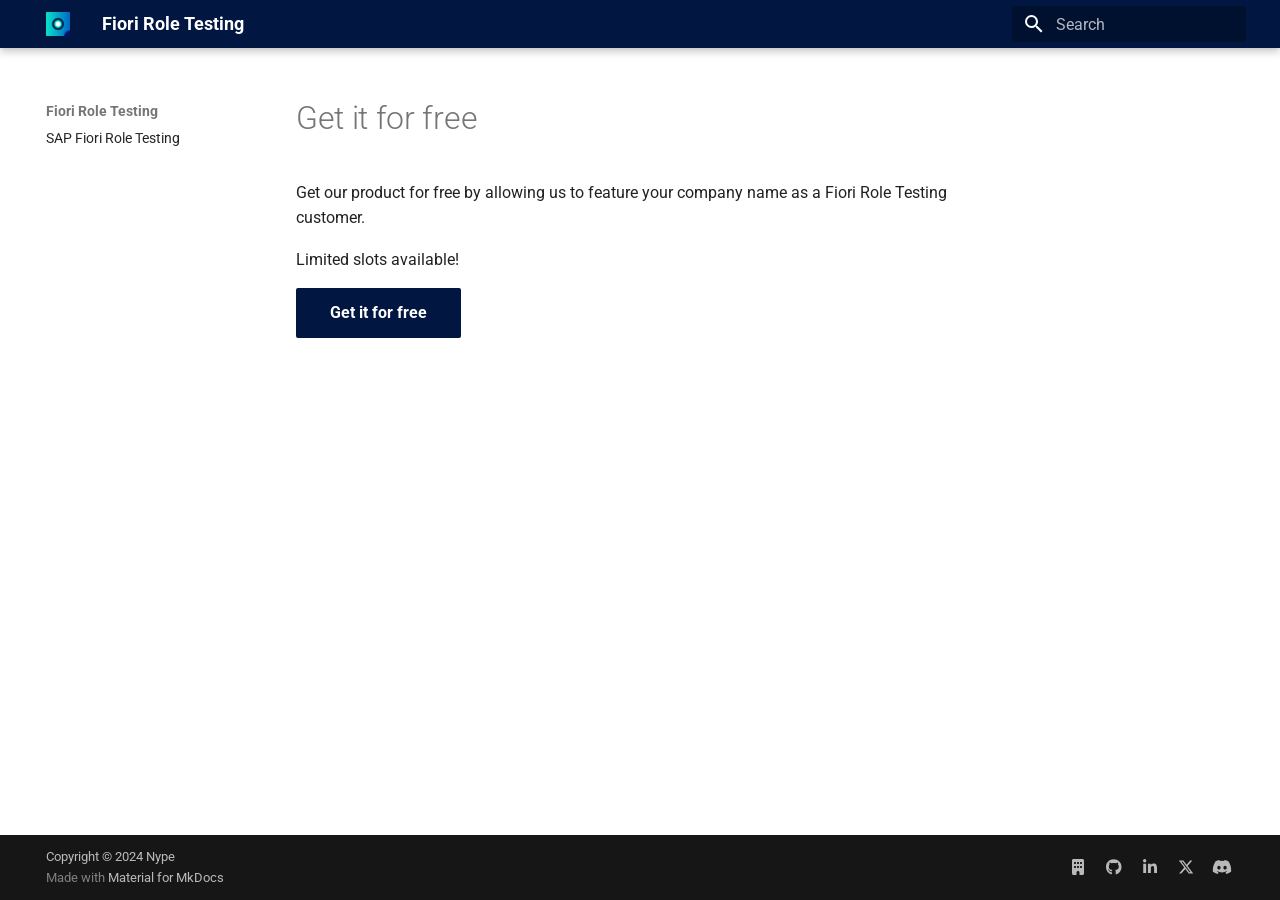
<file: get-for-free/index.html>
<!doctype html><html lang=en class=no-js> <head><meta charset=utf-8><meta name=viewport content="width=device-width,initial-scale=1"><meta name=description content="Get our product for free by allowing us to feature your company name as a Fiori Role Testing customer. Limited slots available!"><link href=https://fioriroletesting.com/get-for-free/ rel=canonical><link rel=icon href=../assets/images/logo.png><meta name=generator content="mkdocs-1.6.0, mkdocs-material-9.5.27"><title>Free offer - Fiori Role Testing</title><link rel=stylesheet href=../assets/stylesheets/main.6543a935.min.css><link rel=preconnect href=https://fonts.gstatic.com crossorigin><link rel=stylesheet href="https://fonts.googleapis.com/css?family=Roboto:300,300i,400,400i,700,700i%7CRoboto+Mono:400,400i,700,700i&display=fallback"><style>:root{--md-text-font:"Roboto";--md-code-font:"Roboto Mono"}</style><link rel=stylesheet href=../assets/stylesheets/extra.a038fa.min.css><script>__md_scope=new URL("..",location),__md_hash=e=>[...e].reduce((e,_)=>(e<<5)-e+_.charCodeAt(0),0),__md_get=(e,_=localStorage,t=__md_scope)=>JSON.parse(_.getItem(t.pathname+"."+e)),__md_set=(e,_,t=localStorage,a=__md_scope)=>{try{t.setItem(a.pathname+"."+e,JSON.stringify(_))}catch(e){}}</script><script id=__analytics>function __md_analytics(){function n(){dataLayer.push(arguments)}window.dataLayer=window.dataLayer||[],n("js",new Date),n("config","G-3VJR286HQC"),document.addEventListener("DOMContentLoaded",function(){document.forms.search&&document.forms.search.query.addEventListener("blur",function(){this.value&&n("event","search",{search_term:this.value})}),document$.subscribe(function(){var a=document.forms.feedback;if(void 0!==a)for(var e of a.querySelectorAll("[type=submit]"))e.addEventListener("click",function(e){e.preventDefault();var t=document.location.pathname,e=this.getAttribute("data-md-value");n("event","feedback",{page:t,data:e}),a.firstElementChild.disabled=!0;e=a.querySelector(".md-feedback__note [data-md-value='"+e+"']");e&&(e.hidden=!1)}),a.hidden=!1}),location$.subscribe(function(e){n("config","G-3VJR286HQC",{page_path:e.pathname})})});var e=document.createElement("script");e.async=!0,e.src="https://www.googletagmanager.com/gtag/js?id=G-3VJR286HQC",document.getElementById("__analytics").insertAdjacentElement("afterEnd",e)}</script><script>"undefined"!=typeof __md_analytics&&__md_analytics()</script><meta property=og:type content=website><meta property=og:title content="Free offer - Fiori Role Testing"><meta property=og:description content="Get our product for free by allowing us to feature your company name as a Fiori Role Testing customer. Limited slots available!"><meta property=og:image content=https://fioriroletesting.com/assets/images/social/get-for-free.png><meta property=og:image:type content=image/png><meta property=og:image:width content=1200><meta property=og:image:height content=630><meta content=https://fioriroletesting.com/get-for-free/ property=og:url><meta name=twitter:card content=summary_large_image><meta name=twitter:title content="Free offer - Fiori Role Testing"><meta name=twitter:description content="Get our product for free by allowing us to feature your company name as a Fiori Role Testing customer. Limited slots available!"><meta name=twitter:image content=https://fioriroletesting.com/assets/images/social/get-for-free.png><link rel=icon sizes=192x192 href=../assets/images/logo.png><link rel=apple-touch-icon href=../assets/images/logo.png><meta property=robots content="index, follow"></head> <body dir=ltr> <input class=md-toggle data-md-toggle=drawer type=checkbox id=__drawer autocomplete=off> <input class=md-toggle data-md-toggle=search type=checkbox id=__search autocomplete=off> <label class=md-overlay for=__drawer></label> <div data-md-component=skip> <a href=#get-it-for-free class=md-skip> Skip to content </a> </div> <div data-md-component=announce> </div> <header class="md-header md-header--shadow" data-md-component=header> <nav class="md-header__inner md-grid" aria-label=Header> <a href=.. title="Fiori Role Testing" class="md-header__button md-logo" aria-label="Fiori Role Testing" data-md-component=logo> <img src=../assets/images/logo.png alt=logo> </a> <label class="md-header__button md-icon" for=__drawer> <svg xmlns=http://www.w3.org/2000/svg viewbox="0 0 24 24"><path d="M3 6h18v2H3V6m0 5h18v2H3v-2m0 5h18v2H3v-2Z"/></svg> </label> <div class=md-header__title data-md-component=header-title> <div class=md-header__ellipsis> <div class=md-header__topic> <span class=md-ellipsis> Fiori Role Testing </span> </div> <div class=md-header__topic data-md-component=header-topic> <span class=md-ellipsis> Free offer </span> </div> </div> </div> <script>var media,input,key,value,palette=__md_get("__palette");if(palette&&palette.color){"(prefers-color-scheme)"===palette.color.media&&(media=matchMedia("(prefers-color-scheme: light)"),input=document.querySelector(media.matches?"[data-md-color-media='(prefers-color-scheme: light)']":"[data-md-color-media='(prefers-color-scheme: dark)']"),palette.color.media=input.getAttribute("data-md-color-media"),palette.color.scheme=input.getAttribute("data-md-color-scheme"),palette.color.primary=input.getAttribute("data-md-color-primary"),palette.color.accent=input.getAttribute("data-md-color-accent"));for([key,value]of Object.entries(palette.color))document.body.setAttribute("data-md-color-"+key,value)}</script> <label class="md-header__button md-icon" for=__search> <svg xmlns=http://www.w3.org/2000/svg viewbox="0 0 24 24"><path d="M9.5 3A6.5 6.5 0 0 1 16 9.5c0 1.61-.59 3.09-1.56 4.23l.27.27h.79l5 5-1.5 1.5-5-5v-.79l-.27-.27A6.516 6.516 0 0 1 9.5 16 6.5 6.5 0 0 1 3 9.5 6.5 6.5 0 0 1 9.5 3m0 2C7 5 5 7 5 9.5S7 14 9.5 14 14 12 14 9.5 12 5 9.5 5Z"/></svg> </label> <div class=md-search data-md-component=search role=dialog> <label class=md-search__overlay for=__search></label> <div class=md-search__inner role=search> <form class=md-search__form name=search> <input type=text class=md-search__input name=query aria-label=Search placeholder=Search autocapitalize=off autocorrect=off autocomplete=off spellcheck=false data-md-component=search-query required> <label class="md-search__icon md-icon" for=__search> <svg xmlns=http://www.w3.org/2000/svg viewbox="0 0 24 24"><path d="M9.5 3A6.5 6.5 0 0 1 16 9.5c0 1.61-.59 3.09-1.56 4.23l.27.27h.79l5 5-1.5 1.5-5-5v-.79l-.27-.27A6.516 6.516 0 0 1 9.5 16 6.5 6.5 0 0 1 3 9.5 6.5 6.5 0 0 1 9.5 3m0 2C7 5 5 7 5 9.5S7 14 9.5 14 14 12 14 9.5 12 5 9.5 5Z"/></svg> <svg xmlns=http://www.w3.org/2000/svg viewbox="0 0 24 24"><path d="M20 11v2H8l5.5 5.5-1.42 1.42L4.16 12l7.92-7.92L13.5 5.5 8 11h12Z"/></svg> </label> <nav class=md-search__options aria-label=Search> <button type=reset class="md-search__icon md-icon" title=Clear aria-label=Clear tabindex=-1> <svg xmlns=http://www.w3.org/2000/svg viewbox="0 0 24 24"><path d="M19 6.41 17.59 5 12 10.59 6.41 5 5 6.41 10.59 12 5 17.59 6.41 19 12 13.41 17.59 19 19 17.59 13.41 12 19 6.41Z"/></svg> </button> </nav> </form> <div class=md-search__output> <div class=md-search__scrollwrap tabindex=0 data-md-scrollfix> <div class=md-search-result data-md-component=search-result> <div class=md-search-result__meta> Initializing search </div> <ol class=md-search-result__list role=presentation></ol> </div> </div> </div> </div> </div> </nav> </header> <div class=md-container data-md-component=container> <main class=md-main data-md-component=main> <div class="md-main__inner md-grid"> <div class="md-sidebar md-sidebar--primary" data-md-component=sidebar data-md-type=navigation> <div class=md-sidebar__scrollwrap> <div class=md-sidebar__inner> <nav class="md-nav md-nav--primary" aria-label=Navigation data-md-level=0> <label class=md-nav__title for=__drawer> <a href=.. title="Fiori Role Testing" class="md-nav__button md-logo" aria-label="Fiori Role Testing" data-md-component=logo> <img src=../assets/images/logo.png alt=logo> </a> Fiori Role Testing </label> <ul class=md-nav__list data-md-scrollfix> <li class=md-nav__item> <a href=.. class=md-nav__link> <span class=md-ellipsis> SAP Fiori Role Testing </span> </a> </li> </ul> </nav> </div> </div> </div> <div class="md-sidebar md-sidebar--secondary" data-md-component=sidebar data-md-type=toc> <div class=md-sidebar__scrollwrap> <div class=md-sidebar__inner> <nav class="md-nav md-nav--secondary" aria-label="Table of contents"> </nav> </div> </div> </div> <div class=md-content data-md-component=content> <article class="md-content__inner md-typeset"> <h1 id=get-it-for-free>Get it for free</h1> <p>Get our product for free by allowing us to feature your company name as a Fiori Role Testing customer. </p> <p>Limited slots available!</p> <p><a class="md-button md-button--primary" href="../contact/?free=true">Get it for free</a></p> </article> </div> <script>var target=document.getElementById(location.hash.slice(1));target&&target.name&&(target.checked=target.name.startsWith("__tabbed_"))</script> </div> </main> <footer class=md-footer> <div class="md-footer-meta md-typeset"> <div class="md-footer-meta__inner md-grid"> <div class=md-copyright> <div class=md-copyright__highlight> Copyright &copy; 2024 Nype </div> Made with <a href=https://squidfunk.github.io/mkdocs-material/ target=_blank rel=noopener> Material for MkDocs </a> </div> <div class=md-social> <a href="https://npe.cm/?ref=fioriroletesting" target=_blank rel=noopener title=npe.cm class=md-social__link> <svg xmlns=http://www.w3.org/2000/svg viewbox="0 0 384 512"><!-- Font Awesome Free 6.5.2 by @fontawesome - https://fontawesome.com License - https://fontawesome.com/license/free (Icons: CC BY 4.0, Fonts: SIL OFL 1.1, Code: MIT License) Copyright 2024 Fonticons, Inc.--><path d="M48 0C21.5 0 0 21.5 0 48v416c0 26.5 21.5 48 48 48h96v-80c0-26.5 21.5-48 48-48s48 21.5 48 48v80h96c26.5 0 48-21.5 48-48V48c0-26.5-21.5-48-48-48H48zm16 240c0-8.8 7.2-16 16-16h32c8.8 0 16 7.2 16 16v32c0 8.8-7.2 16-16 16H80c-8.8 0-16-7.2-16-16v-32zm112-16h32c8.8 0 16 7.2 16 16v32c0 8.8-7.2 16-16 16h-32c-8.8 0-16-7.2-16-16v-32c0-8.8 7.2-16 16-16zm80 16c0-8.8 7.2-16 16-16h32c8.8 0 16 7.2 16 16v32c0 8.8-7.2 16-16 16h-32c-8.8 0-16-7.2-16-16v-32zM80 96h32c8.8 0 16 7.2 16 16v32c0 8.8-7.2 16-16 16H80c-8.8 0-16-7.2-16-16v-32c0-8.8 7.2-16 16-16zm80 16c0-8.8 7.2-16 16-16h32c8.8 0 16 7.2 16 16v32c0 8.8-7.2 16-16 16h-32c-8.8 0-16-7.2-16-16v-32zm112-16h32c8.8 0 16 7.2 16 16v32c0 8.8-7.2 16-16 16h-32c-8.8 0-16-7.2-16-16v-32c0-8.8 7.2-16 16-16z"/></svg> </a> <a href=https://github.com/fioriroletesting target=_blank rel=noopener title=github.com class=md-social__link> <svg xmlns=http://www.w3.org/2000/svg viewbox="0 0 496 512"><!-- Font Awesome Free 6.5.2 by @fontawesome - https://fontawesome.com License - https://fontawesome.com/license/free (Icons: CC BY 4.0, Fonts: SIL OFL 1.1, Code: MIT License) Copyright 2024 Fonticons, Inc.--><path d="M165.9 397.4c0 2-2.3 3.6-5.2 3.6-3.3.3-5.6-1.3-5.6-3.6 0-2 2.3-3.6 5.2-3.6 3-.3 5.6 1.3 5.6 3.6zm-31.1-4.5c-.7 2 1.3 4.3 4.3 4.9 2.6 1 5.6 0 6.2-2s-1.3-4.3-4.3-5.2c-2.6-.7-5.5.3-6.2 2.3zm44.2-1.7c-2.9.7-4.9 2.6-4.6 4.9.3 2 2.9 3.3 5.9 2.6 2.9-.7 4.9-2.6 4.6-4.6-.3-1.9-3-3.2-5.9-2.9zM244.8 8C106.1 8 0 113.3 0 252c0 110.9 69.8 205.8 169.5 239.2 12.8 2.3 17.3-5.6 17.3-12.1 0-6.2-.3-40.4-.3-61.4 0 0-70 15-84.7-29.8 0 0-11.4-29.1-27.8-36.6 0 0-22.9-15.7 1.6-15.4 0 0 24.9 2 38.6 25.8 21.9 38.6 58.6 27.5 72.9 20.9 2.3-16 8.8-27.1 16-33.7-55.9-6.2-112.3-14.3-112.3-110.5 0-27.5 7.6-41.3 23.6-58.9-2.6-6.5-11.1-33.3 2.6-67.9 20.9-6.5 69 27 69 27 20-5.6 41.5-8.5 62.8-8.5s42.8 2.9 62.8 8.5c0 0 48.1-33.6 69-27 13.7 34.7 5.2 61.4 2.6 67.9 16 17.7 25.8 31.5 25.8 58.9 0 96.5-58.9 104.2-114.8 110.5 9.2 7.9 17 22.9 17 46.4 0 33.7-.3 75.4-.3 83.6 0 6.5 4.6 14.4 17.3 12.1C428.2 457.8 496 362.9 496 252 496 113.3 383.5 8 244.8 8zM97.2 352.9c-1.3 1-1 3.3.7 5.2 1.6 1.6 3.9 2.3 5.2 1 1.3-1 1-3.3-.7-5.2-1.6-1.6-3.9-2.3-5.2-1zm-10.8-8.1c-.7 1.3.3 2.9 2.3 3.9 1.6 1 3.6.7 4.3-.7.7-1.3-.3-2.9-2.3-3.9-2-.6-3.6-.3-4.3.7zm32.4 35.6c-1.6 1.3-1 4.3 1.3 6.2 2.3 2.3 5.2 2.6 6.5 1 1.3-1.3.7-4.3-1.3-6.2-2.2-2.3-5.2-2.6-6.5-1zm-11.4-14.7c-1.6 1-1.6 3.6 0 5.9 1.6 2.3 4.3 3.3 5.6 2.3 1.6-1.3 1.6-3.9 0-6.2-1.4-2.3-4-3.3-5.6-2z"/></svg> </a> <a href=https://www.linkedin.com/company/fiori-tracker/ target=_blank rel=noopener title=www.linkedin.com class=md-social__link> <svg xmlns=http://www.w3.org/2000/svg viewbox="0 0 448 512"><!-- Font Awesome Free 6.5.2 by @fontawesome - https://fontawesome.com License - https://fontawesome.com/license/free (Icons: CC BY 4.0, Fonts: SIL OFL 1.1, Code: MIT License) Copyright 2024 Fonticons, Inc.--><path d="M100.28 448H7.4V148.9h92.88zM53.79 108.1C24.09 108.1 0 83.5 0 53.8a53.79 53.79 0 0 1 107.58 0c0 29.7-24.1 54.3-53.79 54.3zM447.9 448h-92.68V302.4c0-34.7-.7-79.2-48.29-79.2-48.29 0-55.69 37.7-55.69 76.7V448h-92.78V148.9h89.08v40.8h1.3c12.4-23.5 42.69-48.3 87.88-48.3 94 0 111.28 61.9 111.28 142.3V448z"/></svg> </a> <a href=https://twitter.com/fioritracker target=_blank rel=noopener title=twitter.com class=md-social__link> <svg xmlns=http://www.w3.org/2000/svg viewbox="0 0 512 512"><!-- Font Awesome Free 6.5.2 by @fontawesome - https://fontawesome.com License - https://fontawesome.com/license/free (Icons: CC BY 4.0, Fonts: SIL OFL 1.1, Code: MIT License) Copyright 2024 Fonticons, Inc.--><path d="M389.2 48h70.6L305.6 224.2 487 464H345L233.7 318.6 106.5 464H35.8l164.9-188.5L26.8 48h145.6l100.5 132.9L389.2 48zm-24.8 373.8h39.1L151.1 88h-42l255.3 333.8z"/></svg> </a> <a href=https://discord.gg/xGNzmej4KE target=_blank rel=noopener title=discord.gg class=md-social__link> <svg xmlns=http://www.w3.org/2000/svg viewbox="0 0 640 512"><!-- Font Awesome Free 6.5.2 by @fontawesome - https://fontawesome.com License - https://fontawesome.com/license/free (Icons: CC BY 4.0, Fonts: SIL OFL 1.1, Code: MIT License) Copyright 2024 Fonticons, Inc.--><path d="M524.531 69.836a1.5 1.5 0 0 0-.764-.7A485.065 485.065 0 0 0 404.081 32.03a1.816 1.816 0 0 0-1.923.91 337.461 337.461 0 0 0-14.9 30.6 447.848 447.848 0 0 0-134.426 0 309.541 309.541 0 0 0-15.135-30.6 1.89 1.89 0 0 0-1.924-.91 483.689 483.689 0 0 0-119.688 37.107 1.712 1.712 0 0 0-.788.676C39.068 183.651 18.186 294.69 28.43 404.354a2.016 2.016 0 0 0 .765 1.375 487.666 487.666 0 0 0 146.825 74.189 1.9 1.9 0 0 0 2.063-.676A348.2 348.2 0 0 0 208.12 430.4a1.86 1.86 0 0 0-1.019-2.588 321.173 321.173 0 0 1-45.868-21.853 1.885 1.885 0 0 1-.185-3.126 251.047 251.047 0 0 0 9.109-7.137 1.819 1.819 0 0 1 1.9-.256c96.229 43.917 200.41 43.917 295.5 0a1.812 1.812 0 0 1 1.924.233 234.533 234.533 0 0 0 9.132 7.16 1.884 1.884 0 0 1-.162 3.126 301.407 301.407 0 0 1-45.89 21.83 1.875 1.875 0 0 0-1 2.611 391.055 391.055 0 0 0 30.014 48.815 1.864 1.864 0 0 0 2.063.7A486.048 486.048 0 0 0 610.7 405.729a1.882 1.882 0 0 0 .765-1.352c12.264-126.783-20.532-236.912-86.934-334.541ZM222.491 337.58c-28.972 0-52.844-26.587-52.844-59.239s23.409-59.241 52.844-59.241c29.665 0 53.306 26.82 52.843 59.239 0 32.654-23.41 59.241-52.843 59.241Zm195.38 0c-28.971 0-52.843-26.587-52.843-59.239s23.409-59.241 52.843-59.241c29.667 0 53.307 26.82 52.844 59.239 0 32.654-23.177 59.241-52.844 59.241Z"/></svg> </a> </div> </div> </div> </footer> </div> <div class=md-dialog data-md-component=dialog> <div class="md-dialog__inner md-typeset"></div> </div> <script id=__config type=application/json>{"base": "..", "features": [], "search": "../assets/javascripts/workers/search.b8dbb3d2.min.js", "translations": {"clipboard.copied": "Copied to clipboard", "clipboard.copy": "Copy to clipboard", "search.result.more.one": "1 more on this page", "search.result.more.other": "# more on this page", "search.result.none": "No matching documents", "search.result.one": "1 matching document", "search.result.other": "# matching documents", "search.result.placeholder": "Type to start searching", "search.result.term.missing": "Missing", "select.version": "Select version"}}</script> <script src=../assets/javascripts/bundle.ad660dcc.min.js></script> <script src=../assets/javascripts/extra.bfba29.min.js></script> </body> </html>
</file>
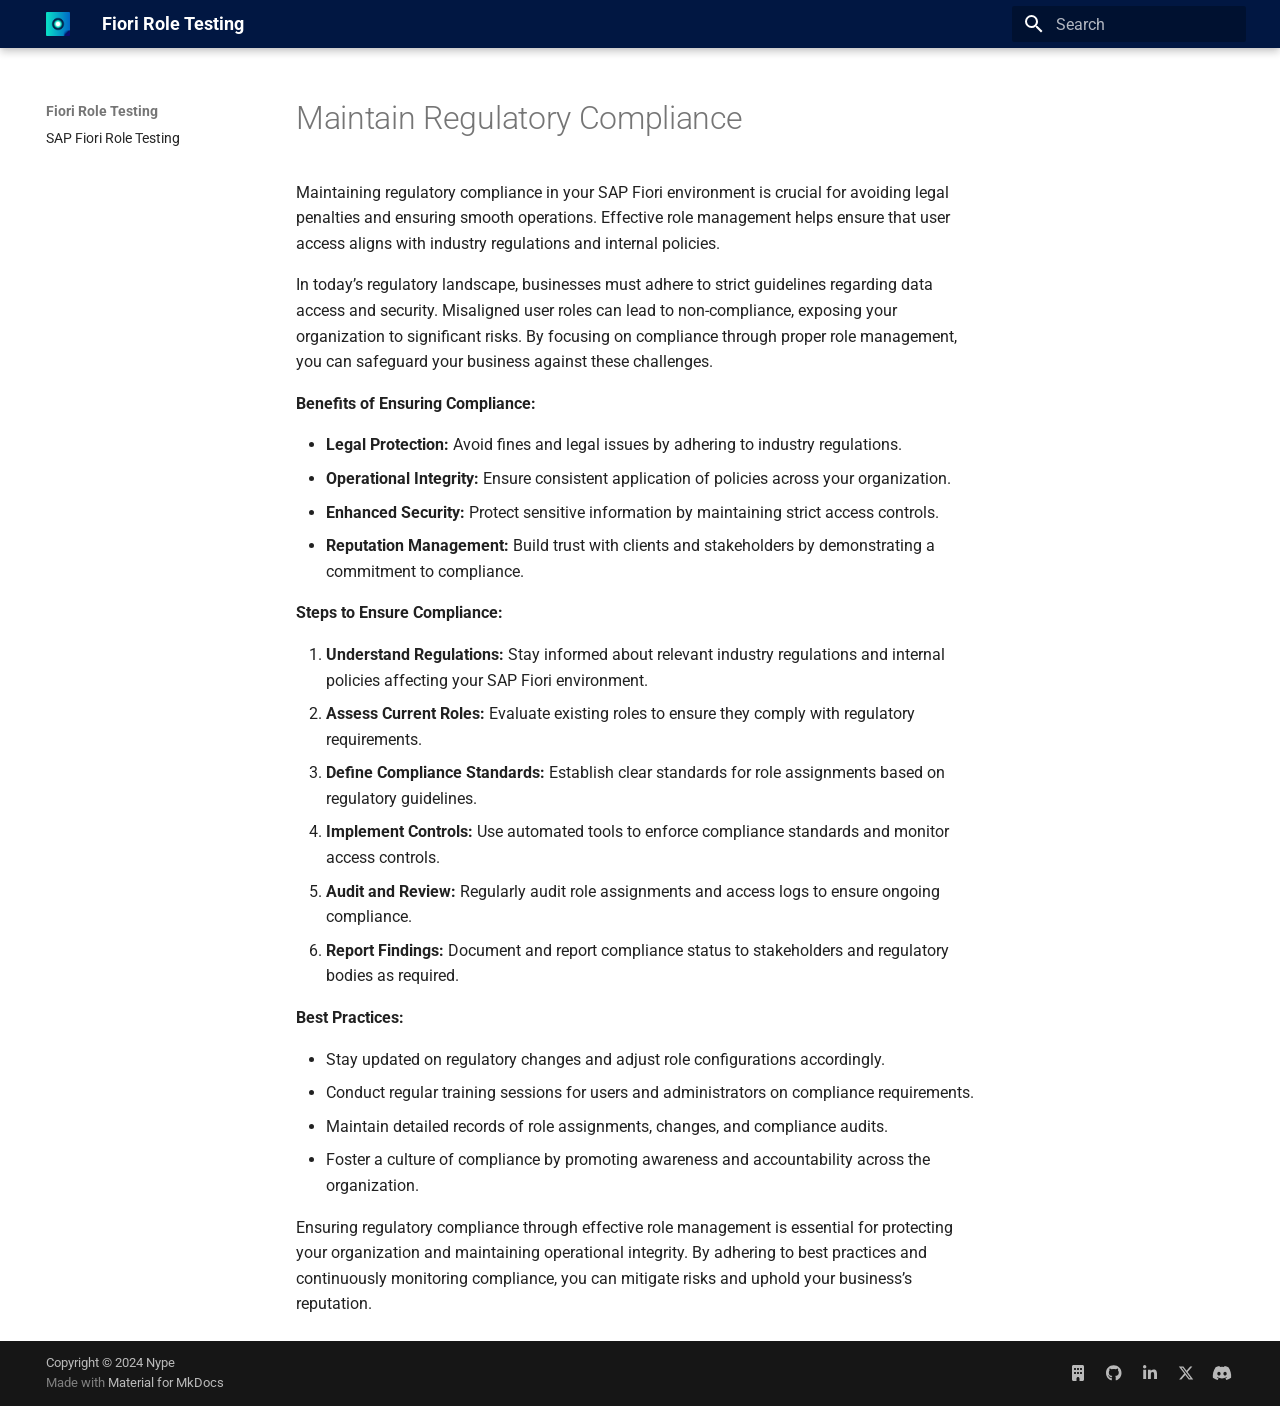
<file: FPS01/use-cases/compliance/index.html>
<!doctype html><html lang=en class=no-js> <head><meta charset=utf-8><meta name=viewport content="width=device-width,initial-scale=1"><meta name=description content="Ensure your SAP Fiori environment meets industry regulations and internal policies through effective role management."><link href=https://fioriroletesting.com/FPS01/use-cases/compliance/ rel=canonical><link rel=icon href=../../../assets/images/logo.png><meta name=generator content="mkdocs-1.6.0, mkdocs-material-9.5.27"><title>Maintain Regulatory Compliance - Fiori Role Testing</title><link rel=stylesheet href=../../../assets/stylesheets/main.6543a935.min.css><link rel=preconnect href=https://fonts.gstatic.com crossorigin><link rel=stylesheet href="https://fonts.googleapis.com/css?family=Roboto:300,300i,400,400i,700,700i%7CRoboto+Mono:400,400i,700,700i&display=fallback"><style>:root{--md-text-font:"Roboto";--md-code-font:"Roboto Mono"}</style><link rel=stylesheet href=../../../assets/stylesheets/extra.a038fa.min.css><script>__md_scope=new URL("../../..",location),__md_hash=e=>[...e].reduce((e,_)=>(e<<5)-e+_.charCodeAt(0),0),__md_get=(e,_=localStorage,t=__md_scope)=>JSON.parse(_.getItem(t.pathname+"."+e)),__md_set=(e,_,t=localStorage,a=__md_scope)=>{try{t.setItem(a.pathname+"."+e,JSON.stringify(_))}catch(e){}}</script><script id=__analytics>function __md_analytics(){function n(){dataLayer.push(arguments)}window.dataLayer=window.dataLayer||[],n("js",new Date),n("config","G-3VJR286HQC"),document.addEventListener("DOMContentLoaded",function(){document.forms.search&&document.forms.search.query.addEventListener("blur",function(){this.value&&n("event","search",{search_term:this.value})}),document$.subscribe(function(){var a=document.forms.feedback;if(void 0!==a)for(var e of a.querySelectorAll("[type=submit]"))e.addEventListener("click",function(e){e.preventDefault();var t=document.location.pathname,e=this.getAttribute("data-md-value");n("event","feedback",{page:t,data:e}),a.firstElementChild.disabled=!0;e=a.querySelector(".md-feedback__note [data-md-value='"+e+"']");e&&(e.hidden=!1)}),a.hidden=!1}),location$.subscribe(function(e){n("config","G-3VJR286HQC",{page_path:e.pathname})})});var e=document.createElement("script");e.async=!0,e.src="https://www.googletagmanager.com/gtag/js?id=G-3VJR286HQC",document.getElementById("__analytics").insertAdjacentElement("afterEnd",e)}</script><script>"undefined"!=typeof __md_analytics&&__md_analytics()</script><meta property=og:type content=website><meta property=og:title content="Maintain Regulatory Compliance - Fiori Role Testing"><meta property=og:description content="Ensure your SAP Fiori environment meets industry regulations and internal policies through effective role management."><meta property=og:image content=https://fioriroletesting.com/assets/images/social/FPS01/use-cases/compliance.png><meta property=og:image:type content=image/png><meta property=og:image:width content=1200><meta property=og:image:height content=630><meta content=https://fioriroletesting.com/FPS01/use-cases/compliance/ property=og:url><meta name=twitter:card content=summary_large_image><meta name=twitter:title content="Maintain Regulatory Compliance - Fiori Role Testing"><meta name=twitter:description content="Ensure your SAP Fiori environment meets industry regulations and internal policies through effective role management."><meta name=twitter:image content=https://fioriroletesting.com/assets/images/social/FPS01/use-cases/compliance.png><link rel=icon sizes=192x192 href=../../../assets/images/logo.png><link rel=apple-touch-icon href=../../../assets/images/logo.png><meta property=robots content="index, follow"></head> <body dir=ltr> <input class=md-toggle data-md-toggle=drawer type=checkbox id=__drawer autocomplete=off> <input class=md-toggle data-md-toggle=search type=checkbox id=__search autocomplete=off> <label class=md-overlay for=__drawer></label> <div data-md-component=skip> <a href=#maintain-regulatory-compliance class=md-skip> Skip to content </a> </div> <div data-md-component=announce> </div> <header class="md-header md-header--shadow" data-md-component=header> <nav class="md-header__inner md-grid" aria-label=Header> <a href=../../.. title="Fiori Role Testing" class="md-header__button md-logo" aria-label="Fiori Role Testing" data-md-component=logo> <img src=../../../assets/images/logo.png alt=logo> </a> <label class="md-header__button md-icon" for=__drawer> <svg xmlns=http://www.w3.org/2000/svg viewbox="0 0 24 24"><path d="M3 6h18v2H3V6m0 5h18v2H3v-2m0 5h18v2H3v-2Z"/></svg> </label> <div class=md-header__title data-md-component=header-title> <div class=md-header__ellipsis> <div class=md-header__topic> <span class=md-ellipsis> Fiori Role Testing </span> </div> <div class=md-header__topic data-md-component=header-topic> <span class=md-ellipsis> Maintain Regulatory Compliance </span> </div> </div> </div> <script>var media,input,key,value,palette=__md_get("__palette");if(palette&&palette.color){"(prefers-color-scheme)"===palette.color.media&&(media=matchMedia("(prefers-color-scheme: light)"),input=document.querySelector(media.matches?"[data-md-color-media='(prefers-color-scheme: light)']":"[data-md-color-media='(prefers-color-scheme: dark)']"),palette.color.media=input.getAttribute("data-md-color-media"),palette.color.scheme=input.getAttribute("data-md-color-scheme"),palette.color.primary=input.getAttribute("data-md-color-primary"),palette.color.accent=input.getAttribute("data-md-color-accent"));for([key,value]of Object.entries(palette.color))document.body.setAttribute("data-md-color-"+key,value)}</script> <label class="md-header__button md-icon" for=__search> <svg xmlns=http://www.w3.org/2000/svg viewbox="0 0 24 24"><path d="M9.5 3A6.5 6.5 0 0 1 16 9.5c0 1.61-.59 3.09-1.56 4.23l.27.27h.79l5 5-1.5 1.5-5-5v-.79l-.27-.27A6.516 6.516 0 0 1 9.5 16 6.5 6.5 0 0 1 3 9.5 6.5 6.5 0 0 1 9.5 3m0 2C7 5 5 7 5 9.5S7 14 9.5 14 14 12 14 9.5 12 5 9.5 5Z"/></svg> </label> <div class=md-search data-md-component=search role=dialog> <label class=md-search__overlay for=__search></label> <div class=md-search__inner role=search> <form class=md-search__form name=search> <input type=text class=md-search__input name=query aria-label=Search placeholder=Search autocapitalize=off autocorrect=off autocomplete=off spellcheck=false data-md-component=search-query required> <label class="md-search__icon md-icon" for=__search> <svg xmlns=http://www.w3.org/2000/svg viewbox="0 0 24 24"><path d="M9.5 3A6.5 6.5 0 0 1 16 9.5c0 1.61-.59 3.09-1.56 4.23l.27.27h.79l5 5-1.5 1.5-5-5v-.79l-.27-.27A6.516 6.516 0 0 1 9.5 16 6.5 6.5 0 0 1 3 9.5 6.5 6.5 0 0 1 9.5 3m0 2C7 5 5 7 5 9.5S7 14 9.5 14 14 12 14 9.5 12 5 9.5 5Z"/></svg> <svg xmlns=http://www.w3.org/2000/svg viewbox="0 0 24 24"><path d="M20 11v2H8l5.5 5.5-1.42 1.42L4.16 12l7.92-7.92L13.5 5.5 8 11h12Z"/></svg> </label> <nav class=md-search__options aria-label=Search> <button type=reset class="md-search__icon md-icon" title=Clear aria-label=Clear tabindex=-1> <svg xmlns=http://www.w3.org/2000/svg viewbox="0 0 24 24"><path d="M19 6.41 17.59 5 12 10.59 6.41 5 5 6.41 10.59 12 5 17.59 6.41 19 12 13.41 17.59 19 19 17.59 13.41 12 19 6.41Z"/></svg> </button> </nav> </form> <div class=md-search__output> <div class=md-search__scrollwrap tabindex=0 data-md-scrollfix> <div class=md-search-result data-md-component=search-result> <div class=md-search-result__meta> Initializing search </div> <ol class=md-search-result__list role=presentation></ol> </div> </div> </div> </div> </div> </nav> </header> <div class=md-container data-md-component=container> <main class=md-main data-md-component=main> <div class="md-main__inner md-grid"> <div class="md-sidebar md-sidebar--primary" data-md-component=sidebar data-md-type=navigation> <div class=md-sidebar__scrollwrap> <div class=md-sidebar__inner> <nav class="md-nav md-nav--primary" aria-label=Navigation data-md-level=0> <label class=md-nav__title for=__drawer> <a href=../../.. title="Fiori Role Testing" class="md-nav__button md-logo" aria-label="Fiori Role Testing" data-md-component=logo> <img src=../../../assets/images/logo.png alt=logo> </a> Fiori Role Testing </label> <ul class=md-nav__list data-md-scrollfix> <li class=md-nav__item> <a href=../../.. class=md-nav__link> <span class=md-ellipsis> SAP Fiori Role Testing </span> </a> </li> </ul> </nav> </div> </div> </div> <div class="md-sidebar md-sidebar--secondary" data-md-component=sidebar data-md-type=toc> <div class=md-sidebar__scrollwrap> <div class=md-sidebar__inner> <nav class="md-nav md-nav--secondary" aria-label="Table of contents"> </nav> </div> </div> </div> <div class=md-content data-md-component=content> <article class="md-content__inner md-typeset"> <h1 id=maintain-regulatory-compliance>Maintain Regulatory Compliance</h1> <p>Maintaining regulatory compliance in your SAP Fiori environment is crucial for avoiding legal penalties and ensuring smooth operations. Effective role management helps ensure that user access aligns with industry regulations and internal policies.</p> <p>In today’s regulatory landscape, businesses must adhere to strict guidelines regarding data access and security. Misaligned user roles can lead to non-compliance, exposing your organization to significant risks. By focusing on compliance through proper role management, you can safeguard your business against these challenges.</p> <p><strong>Benefits of Ensuring Compliance:</strong></p> <ul> <li><strong>Legal Protection:</strong> Avoid fines and legal issues by adhering to industry regulations.</li> <li><strong>Operational Integrity:</strong> Ensure consistent application of policies across your organization.</li> <li><strong>Enhanced Security:</strong> Protect sensitive information by maintaining strict access controls.</li> <li><strong>Reputation Management:</strong> Build trust with clients and stakeholders by demonstrating a commitment to compliance.</li> </ul> <p><strong>Steps to Ensure Compliance:</strong></p> <ol> <li><strong>Understand Regulations:</strong> Stay informed about relevant industry regulations and internal policies affecting your SAP Fiori environment.</li> <li><strong>Assess Current Roles:</strong> Evaluate existing roles to ensure they comply with regulatory requirements.</li> <li><strong>Define Compliance Standards:</strong> Establish clear standards for role assignments based on regulatory guidelines.</li> <li><strong>Implement Controls:</strong> Use automated tools to enforce compliance standards and monitor access controls.</li> <li><strong>Audit and Review:</strong> Regularly audit role assignments and access logs to ensure ongoing compliance.</li> <li><strong>Report Findings:</strong> Document and report compliance status to stakeholders and regulatory bodies as required.</li> </ol> <p><strong>Best Practices:</strong></p> <ul> <li>Stay updated on regulatory changes and adjust role configurations accordingly.</li> <li>Conduct regular training sessions for users and administrators on compliance requirements.</li> <li>Maintain detailed records of role assignments, changes, and compliance audits.</li> <li>Foster a culture of compliance by promoting awareness and accountability across the organization.</li> </ul> <p>Ensuring regulatory compliance through effective role management is essential for protecting your organization and maintaining operational integrity. By adhering to best practices and continuously monitoring compliance, you can mitigate risks and uphold your business’s reputation.</p> </article> </div> <script>var target=document.getElementById(location.hash.slice(1));target&&target.name&&(target.checked=target.name.startsWith("__tabbed_"))</script> </div> </main> <footer class=md-footer> <div class="md-footer-meta md-typeset"> <div class="md-footer-meta__inner md-grid"> <div class=md-copyright> <div class=md-copyright__highlight> Copyright &copy; 2024 Nype </div> Made with <a href=https://squidfunk.github.io/mkdocs-material/ target=_blank rel=noopener> Material for MkDocs </a> </div> <div class=md-social> <a href="https://npe.cm/?ref=fioriroletesting" target=_blank rel=noopener title=npe.cm class=md-social__link> <svg xmlns=http://www.w3.org/2000/svg viewbox="0 0 384 512"><!-- Font Awesome Free 6.5.2 by @fontawesome - https://fontawesome.com License - https://fontawesome.com/license/free (Icons: CC BY 4.0, Fonts: SIL OFL 1.1, Code: MIT License) Copyright 2024 Fonticons, Inc.--><path d="M48 0C21.5 0 0 21.5 0 48v416c0 26.5 21.5 48 48 48h96v-80c0-26.5 21.5-48 48-48s48 21.5 48 48v80h96c26.5 0 48-21.5 48-48V48c0-26.5-21.5-48-48-48H48zm16 240c0-8.8 7.2-16 16-16h32c8.8 0 16 7.2 16 16v32c0 8.8-7.2 16-16 16H80c-8.8 0-16-7.2-16-16v-32zm112-16h32c8.8 0 16 7.2 16 16v32c0 8.8-7.2 16-16 16h-32c-8.8 0-16-7.2-16-16v-32c0-8.8 7.2-16 16-16zm80 16c0-8.8 7.2-16 16-16h32c8.8 0 16 7.2 16 16v32c0 8.8-7.2 16-16 16h-32c-8.8 0-16-7.2-16-16v-32zM80 96h32c8.8 0 16 7.2 16 16v32c0 8.8-7.2 16-16 16H80c-8.8 0-16-7.2-16-16v-32c0-8.8 7.2-16 16-16zm80 16c0-8.8 7.2-16 16-16h32c8.8 0 16 7.2 16 16v32c0 8.8-7.2 16-16 16h-32c-8.8 0-16-7.2-16-16v-32zm112-16h32c8.8 0 16 7.2 16 16v32c0 8.8-7.2 16-16 16h-32c-8.8 0-16-7.2-16-16v-32c0-8.8 7.2-16 16-16z"/></svg> </a> <a href=https://github.com/fioriroletesting target=_blank rel=noopener title=github.com class=md-social__link> <svg xmlns=http://www.w3.org/2000/svg viewbox="0 0 496 512"><!-- Font Awesome Free 6.5.2 by @fontawesome - https://fontawesome.com License - https://fontawesome.com/license/free (Icons: CC BY 4.0, Fonts: SIL OFL 1.1, Code: MIT License) Copyright 2024 Fonticons, Inc.--><path d="M165.9 397.4c0 2-2.3 3.6-5.2 3.6-3.3.3-5.6-1.3-5.6-3.6 0-2 2.3-3.6 5.2-3.6 3-.3 5.6 1.3 5.6 3.6zm-31.1-4.5c-.7 2 1.3 4.3 4.3 4.9 2.6 1 5.6 0 6.2-2s-1.3-4.3-4.3-5.2c-2.6-.7-5.5.3-6.2 2.3zm44.2-1.7c-2.9.7-4.9 2.6-4.6 4.9.3 2 2.9 3.3 5.9 2.6 2.9-.7 4.9-2.6 4.6-4.6-.3-1.9-3-3.2-5.9-2.9zM244.8 8C106.1 8 0 113.3 0 252c0 110.9 69.8 205.8 169.5 239.2 12.8 2.3 17.3-5.6 17.3-12.1 0-6.2-.3-40.4-.3-61.4 0 0-70 15-84.7-29.8 0 0-11.4-29.1-27.8-36.6 0 0-22.9-15.7 1.6-15.4 0 0 24.9 2 38.6 25.8 21.9 38.6 58.6 27.5 72.9 20.9 2.3-16 8.8-27.1 16-33.7-55.9-6.2-112.3-14.3-112.3-110.5 0-27.5 7.6-41.3 23.6-58.9-2.6-6.5-11.1-33.3 2.6-67.9 20.9-6.5 69 27 69 27 20-5.6 41.5-8.5 62.8-8.5s42.8 2.9 62.8 8.5c0 0 48.1-33.6 69-27 13.7 34.7 5.2 61.4 2.6 67.9 16 17.7 25.8 31.5 25.8 58.9 0 96.5-58.9 104.2-114.8 110.5 9.2 7.9 17 22.9 17 46.4 0 33.7-.3 75.4-.3 83.6 0 6.5 4.6 14.4 17.3 12.1C428.2 457.8 496 362.9 496 252 496 113.3 383.5 8 244.8 8zM97.2 352.9c-1.3 1-1 3.3.7 5.2 1.6 1.6 3.9 2.3 5.2 1 1.3-1 1-3.3-.7-5.2-1.6-1.6-3.9-2.3-5.2-1zm-10.8-8.1c-.7 1.3.3 2.9 2.3 3.9 1.6 1 3.6.7 4.3-.7.7-1.3-.3-2.9-2.3-3.9-2-.6-3.6-.3-4.3.7zm32.4 35.6c-1.6 1.3-1 4.3 1.3 6.2 2.3 2.3 5.2 2.6 6.5 1 1.3-1.3.7-4.3-1.3-6.2-2.2-2.3-5.2-2.6-6.5-1zm-11.4-14.7c-1.6 1-1.6 3.6 0 5.9 1.6 2.3 4.3 3.3 5.6 2.3 1.6-1.3 1.6-3.9 0-6.2-1.4-2.3-4-3.3-5.6-2z"/></svg> </a> <a href=https://www.linkedin.com/company/fiori-tracker/ target=_blank rel=noopener title=www.linkedin.com class=md-social__link> <svg xmlns=http://www.w3.org/2000/svg viewbox="0 0 448 512"><!-- Font Awesome Free 6.5.2 by @fontawesome - https://fontawesome.com License - https://fontawesome.com/license/free (Icons: CC BY 4.0, Fonts: SIL OFL 1.1, Code: MIT License) Copyright 2024 Fonticons, Inc.--><path d="M100.28 448H7.4V148.9h92.88zM53.79 108.1C24.09 108.1 0 83.5 0 53.8a53.79 53.79 0 0 1 107.58 0c0 29.7-24.1 54.3-53.79 54.3zM447.9 448h-92.68V302.4c0-34.7-.7-79.2-48.29-79.2-48.29 0-55.69 37.7-55.69 76.7V448h-92.78V148.9h89.08v40.8h1.3c12.4-23.5 42.69-48.3 87.88-48.3 94 0 111.28 61.9 111.28 142.3V448z"/></svg> </a> <a href=https://twitter.com/fioritracker target=_blank rel=noopener title=twitter.com class=md-social__link> <svg xmlns=http://www.w3.org/2000/svg viewbox="0 0 512 512"><!-- Font Awesome Free 6.5.2 by @fontawesome - https://fontawesome.com License - https://fontawesome.com/license/free (Icons: CC BY 4.0, Fonts: SIL OFL 1.1, Code: MIT License) Copyright 2024 Fonticons, Inc.--><path d="M389.2 48h70.6L305.6 224.2 487 464H345L233.7 318.6 106.5 464H35.8l164.9-188.5L26.8 48h145.6l100.5 132.9L389.2 48zm-24.8 373.8h39.1L151.1 88h-42l255.3 333.8z"/></svg> </a> <a href=https://discord.gg/xGNzmej4KE target=_blank rel=noopener title=discord.gg class=md-social__link> <svg xmlns=http://www.w3.org/2000/svg viewbox="0 0 640 512"><!-- Font Awesome Free 6.5.2 by @fontawesome - https://fontawesome.com License - https://fontawesome.com/license/free (Icons: CC BY 4.0, Fonts: SIL OFL 1.1, Code: MIT License) Copyright 2024 Fonticons, Inc.--><path d="M524.531 69.836a1.5 1.5 0 0 0-.764-.7A485.065 485.065 0 0 0 404.081 32.03a1.816 1.816 0 0 0-1.923.91 337.461 337.461 0 0 0-14.9 30.6 447.848 447.848 0 0 0-134.426 0 309.541 309.541 0 0 0-15.135-30.6 1.89 1.89 0 0 0-1.924-.91 483.689 483.689 0 0 0-119.688 37.107 1.712 1.712 0 0 0-.788.676C39.068 183.651 18.186 294.69 28.43 404.354a2.016 2.016 0 0 0 .765 1.375 487.666 487.666 0 0 0 146.825 74.189 1.9 1.9 0 0 0 2.063-.676A348.2 348.2 0 0 0 208.12 430.4a1.86 1.86 0 0 0-1.019-2.588 321.173 321.173 0 0 1-45.868-21.853 1.885 1.885 0 0 1-.185-3.126 251.047 251.047 0 0 0 9.109-7.137 1.819 1.819 0 0 1 1.9-.256c96.229 43.917 200.41 43.917 295.5 0a1.812 1.812 0 0 1 1.924.233 234.533 234.533 0 0 0 9.132 7.16 1.884 1.884 0 0 1-.162 3.126 301.407 301.407 0 0 1-45.89 21.83 1.875 1.875 0 0 0-1 2.611 391.055 391.055 0 0 0 30.014 48.815 1.864 1.864 0 0 0 2.063.7A486.048 486.048 0 0 0 610.7 405.729a1.882 1.882 0 0 0 .765-1.352c12.264-126.783-20.532-236.912-86.934-334.541ZM222.491 337.58c-28.972 0-52.844-26.587-52.844-59.239s23.409-59.241 52.844-59.241c29.665 0 53.306 26.82 52.843 59.239 0 32.654-23.41 59.241-52.843 59.241Zm195.38 0c-28.971 0-52.843-26.587-52.843-59.239s23.409-59.241 52.843-59.241c29.667 0 53.307 26.82 52.844 59.239 0 32.654-23.177 59.241-52.844 59.241Z"/></svg> </a> </div> </div> </div> </footer> </div> <div class=md-dialog data-md-component=dialog> <div class="md-dialog__inner md-typeset"></div> </div> <script id=__config type=application/json>{"base": "../../..", "features": [], "search": "../../../assets/javascripts/workers/search.b8dbb3d2.min.js", "translations": {"clipboard.copied": "Copied to clipboard", "clipboard.copy": "Copy to clipboard", "search.result.more.one": "1 more on this page", "search.result.more.other": "# more on this page", "search.result.none": "No matching documents", "search.result.one": "1 matching document", "search.result.other": "# matching documents", "search.result.placeholder": "Type to start searching", "search.result.term.missing": "Missing", "select.version": "Select version"}}</script> <script src=../../../assets/javascripts/bundle.ad660dcc.min.js></script> <script src=../../../assets/javascripts/extra.bfba29.min.js></script> </body> </html>
</file>
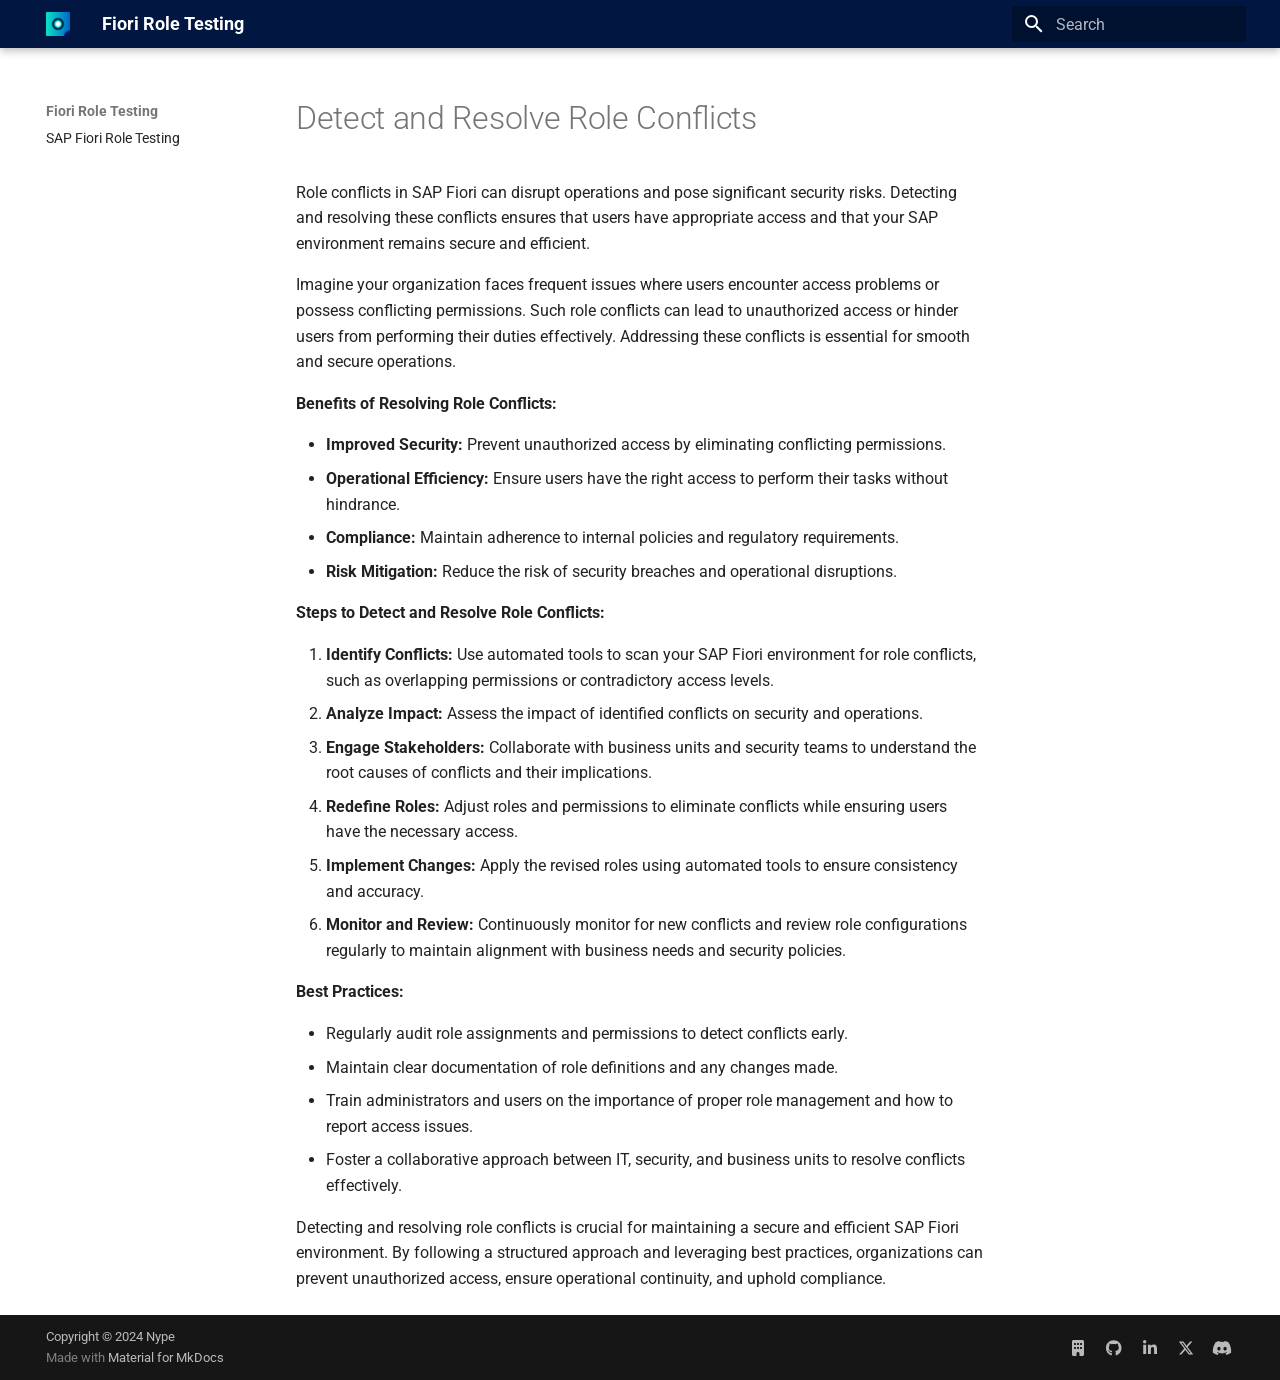
<file: FPS01/use-cases/role-conflicts/index.html>
<!doctype html><html lang=en class=no-js> <head><meta charset=utf-8><meta name=viewport content="width=device-width,initial-scale=1"><meta name=description content="Identify and resolve role conflicts in SAP Fiori to maintain security and operational efficiency."><link href=https://fioriroletesting.com/FPS01/use-cases/role-conflicts/ rel=canonical><link rel=icon href=../../../assets/images/logo.png><meta name=generator content="mkdocs-1.6.0, mkdocs-material-9.5.27"><title>Detect and Resolve Role Conflicts - Fiori Role Testing</title><link rel=stylesheet href=../../../assets/stylesheets/main.6543a935.min.css><link rel=preconnect href=https://fonts.gstatic.com crossorigin><link rel=stylesheet href="https://fonts.googleapis.com/css?family=Roboto:300,300i,400,400i,700,700i%7CRoboto+Mono:400,400i,700,700i&display=fallback"><style>:root{--md-text-font:"Roboto";--md-code-font:"Roboto Mono"}</style><link rel=stylesheet href=../../../assets/stylesheets/extra.a038fa.min.css><script>__md_scope=new URL("../../..",location),__md_hash=e=>[...e].reduce((e,_)=>(e<<5)-e+_.charCodeAt(0),0),__md_get=(e,_=localStorage,t=__md_scope)=>JSON.parse(_.getItem(t.pathname+"."+e)),__md_set=(e,_,t=localStorage,a=__md_scope)=>{try{t.setItem(a.pathname+"."+e,JSON.stringify(_))}catch(e){}}</script><script id=__analytics>function __md_analytics(){function n(){dataLayer.push(arguments)}window.dataLayer=window.dataLayer||[],n("js",new Date),n("config","G-3VJR286HQC"),document.addEventListener("DOMContentLoaded",function(){document.forms.search&&document.forms.search.query.addEventListener("blur",function(){this.value&&n("event","search",{search_term:this.value})}),document$.subscribe(function(){var a=document.forms.feedback;if(void 0!==a)for(var e of a.querySelectorAll("[type=submit]"))e.addEventListener("click",function(e){e.preventDefault();var t=document.location.pathname,e=this.getAttribute("data-md-value");n("event","feedback",{page:t,data:e}),a.firstElementChild.disabled=!0;e=a.querySelector(".md-feedback__note [data-md-value='"+e+"']");e&&(e.hidden=!1)}),a.hidden=!1}),location$.subscribe(function(e){n("config","G-3VJR286HQC",{page_path:e.pathname})})});var e=document.createElement("script");e.async=!0,e.src="https://www.googletagmanager.com/gtag/js?id=G-3VJR286HQC",document.getElementById("__analytics").insertAdjacentElement("afterEnd",e)}</script><script>"undefined"!=typeof __md_analytics&&__md_analytics()</script><meta property=og:type content=website><meta property=og:title content="Detect and Resolve Role Conflicts - Fiori Role Testing"><meta property=og:description content="Identify and resolve role conflicts in SAP Fiori to maintain security and operational efficiency."><meta property=og:image content=https://fioriroletesting.com/assets/images/social/FPS01/use-cases/role-conflicts.png><meta property=og:image:type content=image/png><meta property=og:image:width content=1200><meta property=og:image:height content=630><meta content=https://fioriroletesting.com/FPS01/use-cases/role-conflicts/ property=og:url><meta name=twitter:card content=summary_large_image><meta name=twitter:title content="Detect and Resolve Role Conflicts - Fiori Role Testing"><meta name=twitter:description content="Identify and resolve role conflicts in SAP Fiori to maintain security and operational efficiency."><meta name=twitter:image content=https://fioriroletesting.com/assets/images/social/FPS01/use-cases/role-conflicts.png><link rel=icon sizes=192x192 href=../../../assets/images/logo.png><link rel=apple-touch-icon href=../../../assets/images/logo.png><meta property=robots content="index, follow"></head> <body dir=ltr> <input class=md-toggle data-md-toggle=drawer type=checkbox id=__drawer autocomplete=off> <input class=md-toggle data-md-toggle=search type=checkbox id=__search autocomplete=off> <label class=md-overlay for=__drawer></label> <div data-md-component=skip> <a href=#detect-and-resolve-role-conflicts class=md-skip> Skip to content </a> </div> <div data-md-component=announce> </div> <header class="md-header md-header--shadow" data-md-component=header> <nav class="md-header__inner md-grid" aria-label=Header> <a href=../../.. title="Fiori Role Testing" class="md-header__button md-logo" aria-label="Fiori Role Testing" data-md-component=logo> <img src=../../../assets/images/logo.png alt=logo> </a> <label class="md-header__button md-icon" for=__drawer> <svg xmlns=http://www.w3.org/2000/svg viewbox="0 0 24 24"><path d="M3 6h18v2H3V6m0 5h18v2H3v-2m0 5h18v2H3v-2Z"/></svg> </label> <div class=md-header__title data-md-component=header-title> <div class=md-header__ellipsis> <div class=md-header__topic> <span class=md-ellipsis> Fiori Role Testing </span> </div> <div class=md-header__topic data-md-component=header-topic> <span class=md-ellipsis> Detect and Resolve Role Conflicts </span> </div> </div> </div> <script>var media,input,key,value,palette=__md_get("__palette");if(palette&&palette.color){"(prefers-color-scheme)"===palette.color.media&&(media=matchMedia("(prefers-color-scheme: light)"),input=document.querySelector(media.matches?"[data-md-color-media='(prefers-color-scheme: light)']":"[data-md-color-media='(prefers-color-scheme: dark)']"),palette.color.media=input.getAttribute("data-md-color-media"),palette.color.scheme=input.getAttribute("data-md-color-scheme"),palette.color.primary=input.getAttribute("data-md-color-primary"),palette.color.accent=input.getAttribute("data-md-color-accent"));for([key,value]of Object.entries(palette.color))document.body.setAttribute("data-md-color-"+key,value)}</script> <label class="md-header__button md-icon" for=__search> <svg xmlns=http://www.w3.org/2000/svg viewbox="0 0 24 24"><path d="M9.5 3A6.5 6.5 0 0 1 16 9.5c0 1.61-.59 3.09-1.56 4.23l.27.27h.79l5 5-1.5 1.5-5-5v-.79l-.27-.27A6.516 6.516 0 0 1 9.5 16 6.5 6.5 0 0 1 3 9.5 6.5 6.5 0 0 1 9.5 3m0 2C7 5 5 7 5 9.5S7 14 9.5 14 14 12 14 9.5 12 5 9.5 5Z"/></svg> </label> <div class=md-search data-md-component=search role=dialog> <label class=md-search__overlay for=__search></label> <div class=md-search__inner role=search> <form class=md-search__form name=search> <input type=text class=md-search__input name=query aria-label=Search placeholder=Search autocapitalize=off autocorrect=off autocomplete=off spellcheck=false data-md-component=search-query required> <label class="md-search__icon md-icon" for=__search> <svg xmlns=http://www.w3.org/2000/svg viewbox="0 0 24 24"><path d="M9.5 3A6.5 6.5 0 0 1 16 9.5c0 1.61-.59 3.09-1.56 4.23l.27.27h.79l5 5-1.5 1.5-5-5v-.79l-.27-.27A6.516 6.516 0 0 1 9.5 16 6.5 6.5 0 0 1 3 9.5 6.5 6.5 0 0 1 9.5 3m0 2C7 5 5 7 5 9.5S7 14 9.5 14 14 12 14 9.5 12 5 9.5 5Z"/></svg> <svg xmlns=http://www.w3.org/2000/svg viewbox="0 0 24 24"><path d="M20 11v2H8l5.5 5.5-1.42 1.42L4.16 12l7.92-7.92L13.5 5.5 8 11h12Z"/></svg> </label> <nav class=md-search__options aria-label=Search> <button type=reset class="md-search__icon md-icon" title=Clear aria-label=Clear tabindex=-1> <svg xmlns=http://www.w3.org/2000/svg viewbox="0 0 24 24"><path d="M19 6.41 17.59 5 12 10.59 6.41 5 5 6.41 10.59 12 5 17.59 6.41 19 12 13.41 17.59 19 19 17.59 13.41 12 19 6.41Z"/></svg> </button> </nav> </form> <div class=md-search__output> <div class=md-search__scrollwrap tabindex=0 data-md-scrollfix> <div class=md-search-result data-md-component=search-result> <div class=md-search-result__meta> Initializing search </div> <ol class=md-search-result__list role=presentation></ol> </div> </div> </div> </div> </div> </nav> </header> <div class=md-container data-md-component=container> <main class=md-main data-md-component=main> <div class="md-main__inner md-grid"> <div class="md-sidebar md-sidebar--primary" data-md-component=sidebar data-md-type=navigation> <div class=md-sidebar__scrollwrap> <div class=md-sidebar__inner> <nav class="md-nav md-nav--primary" aria-label=Navigation data-md-level=0> <label class=md-nav__title for=__drawer> <a href=../../.. title="Fiori Role Testing" class="md-nav__button md-logo" aria-label="Fiori Role Testing" data-md-component=logo> <img src=../../../assets/images/logo.png alt=logo> </a> Fiori Role Testing </label> <ul class=md-nav__list data-md-scrollfix> <li class=md-nav__item> <a href=../../.. class=md-nav__link> <span class=md-ellipsis> SAP Fiori Role Testing </span> </a> </li> </ul> </nav> </div> </div> </div> <div class="md-sidebar md-sidebar--secondary" data-md-component=sidebar data-md-type=toc> <div class=md-sidebar__scrollwrap> <div class=md-sidebar__inner> <nav class="md-nav md-nav--secondary" aria-label="Table of contents"> </nav> </div> </div> </div> <div class=md-content data-md-component=content> <article class="md-content__inner md-typeset"> <h1 id=detect-and-resolve-role-conflicts>Detect and Resolve Role Conflicts</h1> <p>Role conflicts in SAP Fiori can disrupt operations and pose significant security risks. Detecting and resolving these conflicts ensures that users have appropriate access and that your SAP environment remains secure and efficient.</p> <p>Imagine your organization faces frequent issues where users encounter access problems or possess conflicting permissions. Such role conflicts can lead to unauthorized access or hinder users from performing their duties effectively. Addressing these conflicts is essential for smooth and secure operations.</p> <p><strong>Benefits of Resolving Role Conflicts:</strong></p> <ul> <li><strong>Improved Security:</strong> Prevent unauthorized access by eliminating conflicting permissions.</li> <li><strong>Operational Efficiency:</strong> Ensure users have the right access to perform their tasks without hindrance.</li> <li><strong>Compliance:</strong> Maintain adherence to internal policies and regulatory requirements.</li> <li><strong>Risk Mitigation:</strong> Reduce the risk of security breaches and operational disruptions.</li> </ul> <p><strong>Steps to Detect and Resolve Role Conflicts:</strong></p> <ol> <li><strong>Identify Conflicts:</strong> Use automated tools to scan your SAP Fiori environment for role conflicts, such as overlapping permissions or contradictory access levels.</li> <li><strong>Analyze Impact:</strong> Assess the impact of identified conflicts on security and operations.</li> <li><strong>Engage Stakeholders:</strong> Collaborate with business units and security teams to understand the root causes of conflicts and their implications.</li> <li><strong>Redefine Roles:</strong> Adjust roles and permissions to eliminate conflicts while ensuring users have the necessary access.</li> <li><strong>Implement Changes:</strong> Apply the revised roles using automated tools to ensure consistency and accuracy.</li> <li><strong>Monitor and Review:</strong> Continuously monitor for new conflicts and review role configurations regularly to maintain alignment with business needs and security policies.</li> </ol> <p><strong>Best Practices:</strong></p> <ul> <li>Regularly audit role assignments and permissions to detect conflicts early.</li> <li>Maintain clear documentation of role definitions and any changes made.</li> <li>Train administrators and users on the importance of proper role management and how to report access issues.</li> <li>Foster a collaborative approach between IT, security, and business units to resolve conflicts effectively.</li> </ul> <p>Detecting and resolving role conflicts is crucial for maintaining a secure and efficient SAP Fiori environment. By following a structured approach and leveraging best practices, organizations can prevent unauthorized access, ensure operational continuity, and uphold compliance.</p> </article> </div> <script>var target=document.getElementById(location.hash.slice(1));target&&target.name&&(target.checked=target.name.startsWith("__tabbed_"))</script> </div> </main> <footer class=md-footer> <div class="md-footer-meta md-typeset"> <div class="md-footer-meta__inner md-grid"> <div class=md-copyright> <div class=md-copyright__highlight> Copyright &copy; 2024 Nype </div> Made with <a href=https://squidfunk.github.io/mkdocs-material/ target=_blank rel=noopener> Material for MkDocs </a> </div> <div class=md-social> <a href="https://npe.cm/?ref=fioriroletesting" target=_blank rel=noopener title=npe.cm class=md-social__link> <svg xmlns=http://www.w3.org/2000/svg viewbox="0 0 384 512"><!-- Font Awesome Free 6.5.2 by @fontawesome - https://fontawesome.com License - https://fontawesome.com/license/free (Icons: CC BY 4.0, Fonts: SIL OFL 1.1, Code: MIT License) Copyright 2024 Fonticons, Inc.--><path d="M48 0C21.5 0 0 21.5 0 48v416c0 26.5 21.5 48 48 48h96v-80c0-26.5 21.5-48 48-48s48 21.5 48 48v80h96c26.5 0 48-21.5 48-48V48c0-26.5-21.5-48-48-48H48zm16 240c0-8.8 7.2-16 16-16h32c8.8 0 16 7.2 16 16v32c0 8.8-7.2 16-16 16H80c-8.8 0-16-7.2-16-16v-32zm112-16h32c8.8 0 16 7.2 16 16v32c0 8.8-7.2 16-16 16h-32c-8.8 0-16-7.2-16-16v-32c0-8.8 7.2-16 16-16zm80 16c0-8.8 7.2-16 16-16h32c8.8 0 16 7.2 16 16v32c0 8.8-7.2 16-16 16h-32c-8.8 0-16-7.2-16-16v-32zM80 96h32c8.8 0 16 7.2 16 16v32c0 8.8-7.2 16-16 16H80c-8.8 0-16-7.2-16-16v-32c0-8.8 7.2-16 16-16zm80 16c0-8.8 7.2-16 16-16h32c8.8 0 16 7.2 16 16v32c0 8.8-7.2 16-16 16h-32c-8.8 0-16-7.2-16-16v-32zm112-16h32c8.8 0 16 7.2 16 16v32c0 8.8-7.2 16-16 16h-32c-8.8 0-16-7.2-16-16v-32c0-8.8 7.2-16 16-16z"/></svg> </a> <a href=https://github.com/fioriroletesting target=_blank rel=noopener title=github.com class=md-social__link> <svg xmlns=http://www.w3.org/2000/svg viewbox="0 0 496 512"><!-- Font Awesome Free 6.5.2 by @fontawesome - https://fontawesome.com License - https://fontawesome.com/license/free (Icons: CC BY 4.0, Fonts: SIL OFL 1.1, Code: MIT License) Copyright 2024 Fonticons, Inc.--><path d="M165.9 397.4c0 2-2.3 3.6-5.2 3.6-3.3.3-5.6-1.3-5.6-3.6 0-2 2.3-3.6 5.2-3.6 3-.3 5.6 1.3 5.6 3.6zm-31.1-4.5c-.7 2 1.3 4.3 4.3 4.9 2.6 1 5.6 0 6.2-2s-1.3-4.3-4.3-5.2c-2.6-.7-5.5.3-6.2 2.3zm44.2-1.7c-2.9.7-4.9 2.6-4.6 4.9.3 2 2.9 3.3 5.9 2.6 2.9-.7 4.9-2.6 4.6-4.6-.3-1.9-3-3.2-5.9-2.9zM244.8 8C106.1 8 0 113.3 0 252c0 110.9 69.8 205.8 169.5 239.2 12.8 2.3 17.3-5.6 17.3-12.1 0-6.2-.3-40.4-.3-61.4 0 0-70 15-84.7-29.8 0 0-11.4-29.1-27.8-36.6 0 0-22.9-15.7 1.6-15.4 0 0 24.9 2 38.6 25.8 21.9 38.6 58.6 27.5 72.9 20.9 2.3-16 8.8-27.1 16-33.7-55.9-6.2-112.3-14.3-112.3-110.5 0-27.5 7.6-41.3 23.6-58.9-2.6-6.5-11.1-33.3 2.6-67.9 20.9-6.5 69 27 69 27 20-5.6 41.5-8.5 62.8-8.5s42.8 2.9 62.8 8.5c0 0 48.1-33.6 69-27 13.7 34.7 5.2 61.4 2.6 67.9 16 17.7 25.8 31.5 25.8 58.9 0 96.5-58.9 104.2-114.8 110.5 9.2 7.9 17 22.9 17 46.4 0 33.7-.3 75.4-.3 83.6 0 6.5 4.6 14.4 17.3 12.1C428.2 457.8 496 362.9 496 252 496 113.3 383.5 8 244.8 8zM97.2 352.9c-1.3 1-1 3.3.7 5.2 1.6 1.6 3.9 2.3 5.2 1 1.3-1 1-3.3-.7-5.2-1.6-1.6-3.9-2.3-5.2-1zm-10.8-8.1c-.7 1.3.3 2.9 2.3 3.9 1.6 1 3.6.7 4.3-.7.7-1.3-.3-2.9-2.3-3.9-2-.6-3.6-.3-4.3.7zm32.4 35.6c-1.6 1.3-1 4.3 1.3 6.2 2.3 2.3 5.2 2.6 6.5 1 1.3-1.3.7-4.3-1.3-6.2-2.2-2.3-5.2-2.6-6.5-1zm-11.4-14.7c-1.6 1-1.6 3.6 0 5.9 1.6 2.3 4.3 3.3 5.6 2.3 1.6-1.3 1.6-3.9 0-6.2-1.4-2.3-4-3.3-5.6-2z"/></svg> </a> <a href=https://www.linkedin.com/company/fiori-tracker/ target=_blank rel=noopener title=www.linkedin.com class=md-social__link> <svg xmlns=http://www.w3.org/2000/svg viewbox="0 0 448 512"><!-- Font Awesome Free 6.5.2 by @fontawesome - https://fontawesome.com License - https://fontawesome.com/license/free (Icons: CC BY 4.0, Fonts: SIL OFL 1.1, Code: MIT License) Copyright 2024 Fonticons, Inc.--><path d="M100.28 448H7.4V148.9h92.88zM53.79 108.1C24.09 108.1 0 83.5 0 53.8a53.79 53.79 0 0 1 107.58 0c0 29.7-24.1 54.3-53.79 54.3zM447.9 448h-92.68V302.4c0-34.7-.7-79.2-48.29-79.2-48.29 0-55.69 37.7-55.69 76.7V448h-92.78V148.9h89.08v40.8h1.3c12.4-23.5 42.69-48.3 87.88-48.3 94 0 111.28 61.9 111.28 142.3V448z"/></svg> </a> <a href=https://twitter.com/fioritracker target=_blank rel=noopener title=twitter.com class=md-social__link> <svg xmlns=http://www.w3.org/2000/svg viewbox="0 0 512 512"><!-- Font Awesome Free 6.5.2 by @fontawesome - https://fontawesome.com License - https://fontawesome.com/license/free (Icons: CC BY 4.0, Fonts: SIL OFL 1.1, Code: MIT License) Copyright 2024 Fonticons, Inc.--><path d="M389.2 48h70.6L305.6 224.2 487 464H345L233.7 318.6 106.5 464H35.8l164.9-188.5L26.8 48h145.6l100.5 132.9L389.2 48zm-24.8 373.8h39.1L151.1 88h-42l255.3 333.8z"/></svg> </a> <a href=https://discord.gg/xGNzmej4KE target=_blank rel=noopener title=discord.gg class=md-social__link> <svg xmlns=http://www.w3.org/2000/svg viewbox="0 0 640 512"><!-- Font Awesome Free 6.5.2 by @fontawesome - https://fontawesome.com License - https://fontawesome.com/license/free (Icons: CC BY 4.0, Fonts: SIL OFL 1.1, Code: MIT License) Copyright 2024 Fonticons, Inc.--><path d="M524.531 69.836a1.5 1.5 0 0 0-.764-.7A485.065 485.065 0 0 0 404.081 32.03a1.816 1.816 0 0 0-1.923.91 337.461 337.461 0 0 0-14.9 30.6 447.848 447.848 0 0 0-134.426 0 309.541 309.541 0 0 0-15.135-30.6 1.89 1.89 0 0 0-1.924-.91 483.689 483.689 0 0 0-119.688 37.107 1.712 1.712 0 0 0-.788.676C39.068 183.651 18.186 294.69 28.43 404.354a2.016 2.016 0 0 0 .765 1.375 487.666 487.666 0 0 0 146.825 74.189 1.9 1.9 0 0 0 2.063-.676A348.2 348.2 0 0 0 208.12 430.4a1.86 1.86 0 0 0-1.019-2.588 321.173 321.173 0 0 1-45.868-21.853 1.885 1.885 0 0 1-.185-3.126 251.047 251.047 0 0 0 9.109-7.137 1.819 1.819 0 0 1 1.9-.256c96.229 43.917 200.41 43.917 295.5 0a1.812 1.812 0 0 1 1.924.233 234.533 234.533 0 0 0 9.132 7.16 1.884 1.884 0 0 1-.162 3.126 301.407 301.407 0 0 1-45.89 21.83 1.875 1.875 0 0 0-1 2.611 391.055 391.055 0 0 0 30.014 48.815 1.864 1.864 0 0 0 2.063.7A486.048 486.048 0 0 0 610.7 405.729a1.882 1.882 0 0 0 .765-1.352c12.264-126.783-20.532-236.912-86.934-334.541ZM222.491 337.58c-28.972 0-52.844-26.587-52.844-59.239s23.409-59.241 52.844-59.241c29.665 0 53.306 26.82 52.843 59.239 0 32.654-23.41 59.241-52.843 59.241Zm195.38 0c-28.971 0-52.843-26.587-52.843-59.239s23.409-59.241 52.843-59.241c29.667 0 53.307 26.82 52.844 59.239 0 32.654-23.177 59.241-52.844 59.241Z"/></svg> </a> </div> </div> </div> </footer> </div> <div class=md-dialog data-md-component=dialog> <div class="md-dialog__inner md-typeset"></div> </div> <script id=__config type=application/json>{"base": "../../..", "features": [], "search": "../../../assets/javascripts/workers/search.b8dbb3d2.min.js", "translations": {"clipboard.copied": "Copied to clipboard", "clipboard.copy": "Copy to clipboard", "search.result.more.one": "1 more on this page", "search.result.more.other": "# more on this page", "search.result.none": "No matching documents", "search.result.one": "1 matching document", "search.result.other": "# matching documents", "search.result.placeholder": "Type to start searching", "search.result.term.missing": "Missing", "select.version": "Select version"}}</script> <script src=../../../assets/javascripts/bundle.ad660dcc.min.js></script> <script src=../../../assets/javascripts/extra.bfba29.min.js></script> </body> </html>
</file>
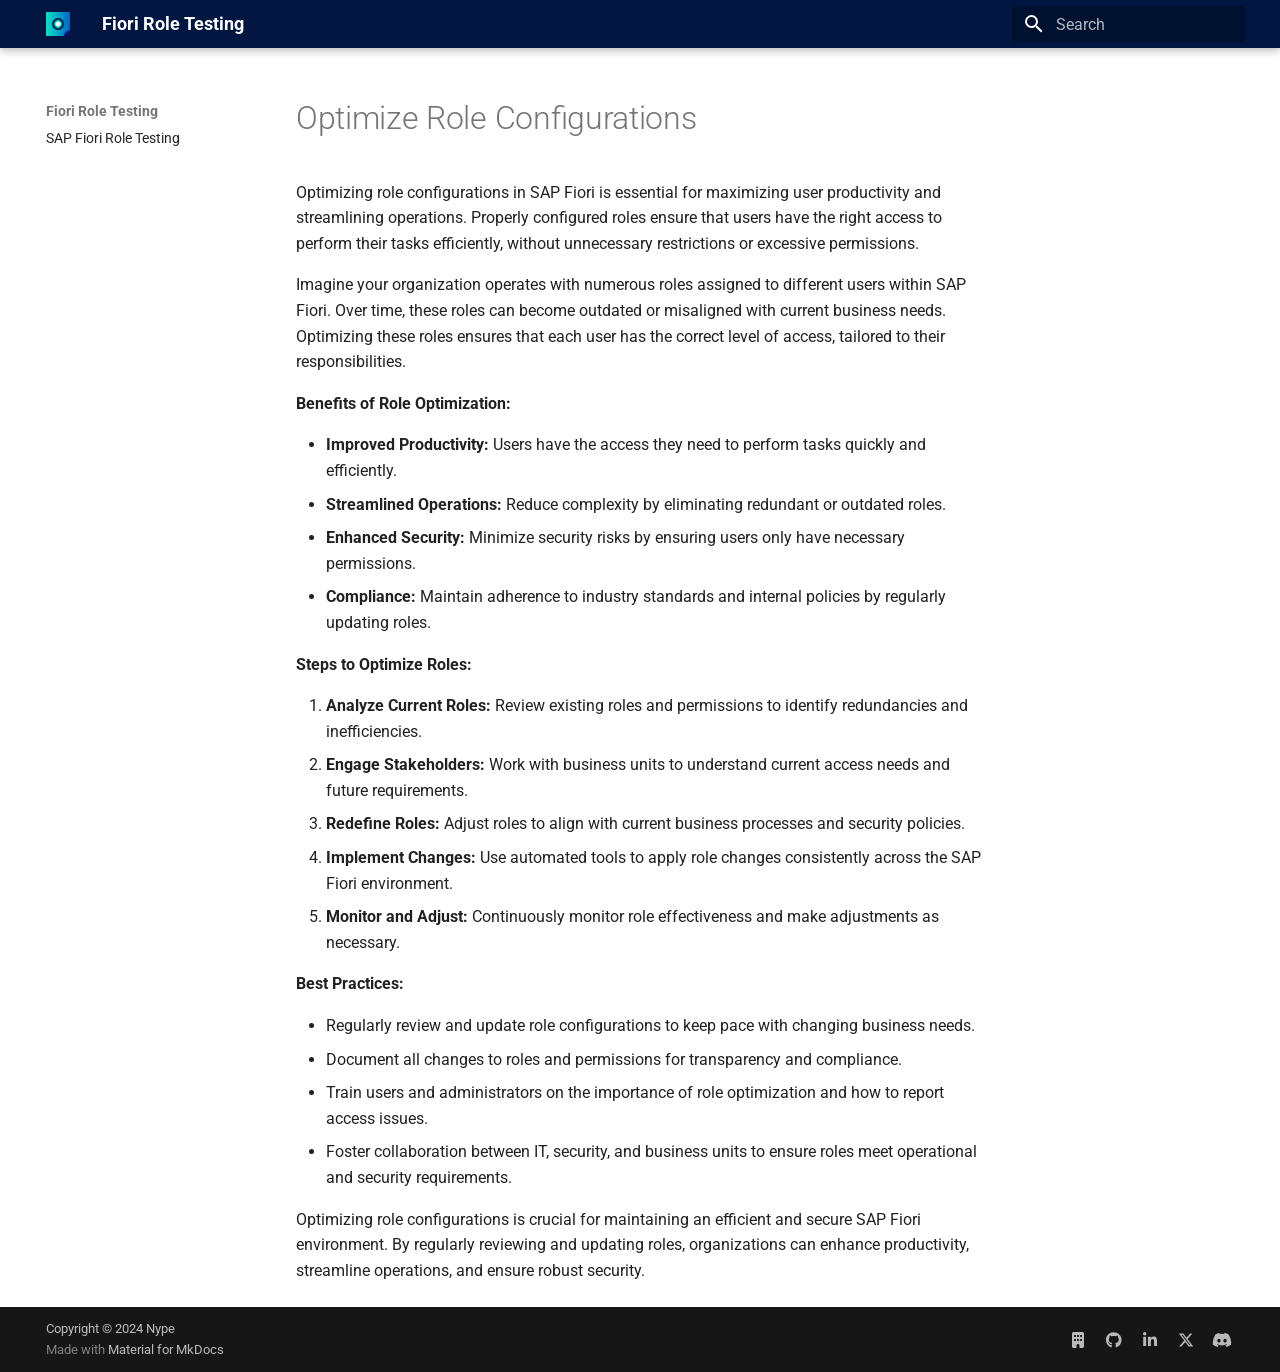
<file: FPS01/use-cases/role-optimization/index.html>
<!doctype html><html lang=en class=no-js> <head><meta charset=utf-8><meta name=viewport content="width=device-width,initial-scale=1"><meta name=description content="Enhance user productivity and streamline operations with optimized role configurations in SAP Fiori."><link href=https://fioriroletesting.com/FPS01/use-cases/role-optimization/ rel=canonical><link rel=icon href=../../../assets/images/logo.png><meta name=generator content="mkdocs-1.6.0, mkdocs-material-9.5.27"><title>Optimize Role Configurations - Fiori Role Testing</title><link rel=stylesheet href=../../../assets/stylesheets/main.6543a935.min.css><link rel=preconnect href=https://fonts.gstatic.com crossorigin><link rel=stylesheet href="https://fonts.googleapis.com/css?family=Roboto:300,300i,400,400i,700,700i%7CRoboto+Mono:400,400i,700,700i&display=fallback"><style>:root{--md-text-font:"Roboto";--md-code-font:"Roboto Mono"}</style><link rel=stylesheet href=../../../assets/stylesheets/extra.a038fa.min.css><script>__md_scope=new URL("../../..",location),__md_hash=e=>[...e].reduce((e,_)=>(e<<5)-e+_.charCodeAt(0),0),__md_get=(e,_=localStorage,t=__md_scope)=>JSON.parse(_.getItem(t.pathname+"."+e)),__md_set=(e,_,t=localStorage,a=__md_scope)=>{try{t.setItem(a.pathname+"."+e,JSON.stringify(_))}catch(e){}}</script><script id=__analytics>function __md_analytics(){function n(){dataLayer.push(arguments)}window.dataLayer=window.dataLayer||[],n("js",new Date),n("config","G-3VJR286HQC"),document.addEventListener("DOMContentLoaded",function(){document.forms.search&&document.forms.search.query.addEventListener("blur",function(){this.value&&n("event","search",{search_term:this.value})}),document$.subscribe(function(){var a=document.forms.feedback;if(void 0!==a)for(var e of a.querySelectorAll("[type=submit]"))e.addEventListener("click",function(e){e.preventDefault();var t=document.location.pathname,e=this.getAttribute("data-md-value");n("event","feedback",{page:t,data:e}),a.firstElementChild.disabled=!0;e=a.querySelector(".md-feedback__note [data-md-value='"+e+"']");e&&(e.hidden=!1)}),a.hidden=!1}),location$.subscribe(function(e){n("config","G-3VJR286HQC",{page_path:e.pathname})})});var e=document.createElement("script");e.async=!0,e.src="https://www.googletagmanager.com/gtag/js?id=G-3VJR286HQC",document.getElementById("__analytics").insertAdjacentElement("afterEnd",e)}</script><script>"undefined"!=typeof __md_analytics&&__md_analytics()</script><meta property=og:type content=website><meta property=og:title content="Optimize Role Configurations - Fiori Role Testing"><meta property=og:description content="Enhance user productivity and streamline operations with optimized role configurations in SAP Fiori."><meta property=og:image content=https://fioriroletesting.com/assets/images/social/FPS01/use-cases/role-optimization.png><meta property=og:image:type content=image/png><meta property=og:image:width content=1200><meta property=og:image:height content=630><meta content=https://fioriroletesting.com/FPS01/use-cases/role-optimization/ property=og:url><meta name=twitter:card content=summary_large_image><meta name=twitter:title content="Optimize Role Configurations - Fiori Role Testing"><meta name=twitter:description content="Enhance user productivity and streamline operations with optimized role configurations in SAP Fiori."><meta name=twitter:image content=https://fioriroletesting.com/assets/images/social/FPS01/use-cases/role-optimization.png><link rel=icon sizes=192x192 href=../../../assets/images/logo.png><link rel=apple-touch-icon href=../../../assets/images/logo.png><meta property=robots content="index, follow"></head> <body dir=ltr> <input class=md-toggle data-md-toggle=drawer type=checkbox id=__drawer autocomplete=off> <input class=md-toggle data-md-toggle=search type=checkbox id=__search autocomplete=off> <label class=md-overlay for=__drawer></label> <div data-md-component=skip> <a href=#optimize-role-configurations class=md-skip> Skip to content </a> </div> <div data-md-component=announce> </div> <header class="md-header md-header--shadow" data-md-component=header> <nav class="md-header__inner md-grid" aria-label=Header> <a href=../../.. title="Fiori Role Testing" class="md-header__button md-logo" aria-label="Fiori Role Testing" data-md-component=logo> <img src=../../../assets/images/logo.png alt=logo> </a> <label class="md-header__button md-icon" for=__drawer> <svg xmlns=http://www.w3.org/2000/svg viewbox="0 0 24 24"><path d="M3 6h18v2H3V6m0 5h18v2H3v-2m0 5h18v2H3v-2Z"/></svg> </label> <div class=md-header__title data-md-component=header-title> <div class=md-header__ellipsis> <div class=md-header__topic> <span class=md-ellipsis> Fiori Role Testing </span> </div> <div class=md-header__topic data-md-component=header-topic> <span class=md-ellipsis> Optimize Role Configurations </span> </div> </div> </div> <script>var media,input,key,value,palette=__md_get("__palette");if(palette&&palette.color){"(prefers-color-scheme)"===palette.color.media&&(media=matchMedia("(prefers-color-scheme: light)"),input=document.querySelector(media.matches?"[data-md-color-media='(prefers-color-scheme: light)']":"[data-md-color-media='(prefers-color-scheme: dark)']"),palette.color.media=input.getAttribute("data-md-color-media"),palette.color.scheme=input.getAttribute("data-md-color-scheme"),palette.color.primary=input.getAttribute("data-md-color-primary"),palette.color.accent=input.getAttribute("data-md-color-accent"));for([key,value]of Object.entries(palette.color))document.body.setAttribute("data-md-color-"+key,value)}</script> <label class="md-header__button md-icon" for=__search> <svg xmlns=http://www.w3.org/2000/svg viewbox="0 0 24 24"><path d="M9.5 3A6.5 6.5 0 0 1 16 9.5c0 1.61-.59 3.09-1.56 4.23l.27.27h.79l5 5-1.5 1.5-5-5v-.79l-.27-.27A6.516 6.516 0 0 1 9.5 16 6.5 6.5 0 0 1 3 9.5 6.5 6.5 0 0 1 9.5 3m0 2C7 5 5 7 5 9.5S7 14 9.5 14 14 12 14 9.5 12 5 9.5 5Z"/></svg> </label> <div class=md-search data-md-component=search role=dialog> <label class=md-search__overlay for=__search></label> <div class=md-search__inner role=search> <form class=md-search__form name=search> <input type=text class=md-search__input name=query aria-label=Search placeholder=Search autocapitalize=off autocorrect=off autocomplete=off spellcheck=false data-md-component=search-query required> <label class="md-search__icon md-icon" for=__search> <svg xmlns=http://www.w3.org/2000/svg viewbox="0 0 24 24"><path d="M9.5 3A6.5 6.5 0 0 1 16 9.5c0 1.61-.59 3.09-1.56 4.23l.27.27h.79l5 5-1.5 1.5-5-5v-.79l-.27-.27A6.516 6.516 0 0 1 9.5 16 6.5 6.5 0 0 1 3 9.5 6.5 6.5 0 0 1 9.5 3m0 2C7 5 5 7 5 9.5S7 14 9.5 14 14 12 14 9.5 12 5 9.5 5Z"/></svg> <svg xmlns=http://www.w3.org/2000/svg viewbox="0 0 24 24"><path d="M20 11v2H8l5.5 5.5-1.42 1.42L4.16 12l7.92-7.92L13.5 5.5 8 11h12Z"/></svg> </label> <nav class=md-search__options aria-label=Search> <button type=reset class="md-search__icon md-icon" title=Clear aria-label=Clear tabindex=-1> <svg xmlns=http://www.w3.org/2000/svg viewbox="0 0 24 24"><path d="M19 6.41 17.59 5 12 10.59 6.41 5 5 6.41 10.59 12 5 17.59 6.41 19 12 13.41 17.59 19 19 17.59 13.41 12 19 6.41Z"/></svg> </button> </nav> </form> <div class=md-search__output> <div class=md-search__scrollwrap tabindex=0 data-md-scrollfix> <div class=md-search-result data-md-component=search-result> <div class=md-search-result__meta> Initializing search </div> <ol class=md-search-result__list role=presentation></ol> </div> </div> </div> </div> </div> </nav> </header> <div class=md-container data-md-component=container> <main class=md-main data-md-component=main> <div class="md-main__inner md-grid"> <div class="md-sidebar md-sidebar--primary" data-md-component=sidebar data-md-type=navigation> <div class=md-sidebar__scrollwrap> <div class=md-sidebar__inner> <nav class="md-nav md-nav--primary" aria-label=Navigation data-md-level=0> <label class=md-nav__title for=__drawer> <a href=../../.. title="Fiori Role Testing" class="md-nav__button md-logo" aria-label="Fiori Role Testing" data-md-component=logo> <img src=../../../assets/images/logo.png alt=logo> </a> Fiori Role Testing </label> <ul class=md-nav__list data-md-scrollfix> <li class=md-nav__item> <a href=../../.. class=md-nav__link> <span class=md-ellipsis> SAP Fiori Role Testing </span> </a> </li> </ul> </nav> </div> </div> </div> <div class="md-sidebar md-sidebar--secondary" data-md-component=sidebar data-md-type=toc> <div class=md-sidebar__scrollwrap> <div class=md-sidebar__inner> <nav class="md-nav md-nav--secondary" aria-label="Table of contents"> </nav> </div> </div> </div> <div class=md-content data-md-component=content> <article class="md-content__inner md-typeset"> <h1 id=optimize-role-configurations>Optimize Role Configurations</h1> <p>Optimizing role configurations in SAP Fiori is essential for maximizing user productivity and streamlining operations. Properly configured roles ensure that users have the right access to perform their tasks efficiently, without unnecessary restrictions or excessive permissions.</p> <p>Imagine your organization operates with numerous roles assigned to different users within SAP Fiori. Over time, these roles can become outdated or misaligned with current business needs. Optimizing these roles ensures that each user has the correct level of access, tailored to their responsibilities.</p> <p><strong>Benefits of Role Optimization:</strong></p> <ul> <li><strong>Improved Productivity:</strong> Users have the access they need to perform tasks quickly and efficiently.</li> <li><strong>Streamlined Operations:</strong> Reduce complexity by eliminating redundant or outdated roles.</li> <li><strong>Enhanced Security:</strong> Minimize security risks by ensuring users only have necessary permissions.</li> <li><strong>Compliance:</strong> Maintain adherence to industry standards and internal policies by regularly updating roles.</li> </ul> <p><strong>Steps to Optimize Roles:</strong></p> <ol> <li><strong>Analyze Current Roles:</strong> Review existing roles and permissions to identify redundancies and inefficiencies.</li> <li><strong>Engage Stakeholders:</strong> Work with business units to understand current access needs and future requirements.</li> <li><strong>Redefine Roles:</strong> Adjust roles to align with current business processes and security policies.</li> <li><strong>Implement Changes:</strong> Use automated tools to apply role changes consistently across the SAP Fiori environment.</li> <li><strong>Monitor and Adjust:</strong> Continuously monitor role effectiveness and make adjustments as necessary.</li> </ol> <p><strong>Best Practices:</strong></p> <ul> <li>Regularly review and update role configurations to keep pace with changing business needs.</li> <li>Document all changes to roles and permissions for transparency and compliance.</li> <li>Train users and administrators on the importance of role optimization and how to report access issues.</li> <li>Foster collaboration between IT, security, and business units to ensure roles meet operational and security requirements.</li> </ul> <p>Optimizing role configurations is crucial for maintaining an efficient and secure SAP Fiori environment. By regularly reviewing and updating roles, organizations can enhance productivity, streamline operations, and ensure robust security.</p> </article> </div> <script>var target=document.getElementById(location.hash.slice(1));target&&target.name&&(target.checked=target.name.startsWith("__tabbed_"))</script> </div> </main> <footer class=md-footer> <div class="md-footer-meta md-typeset"> <div class="md-footer-meta__inner md-grid"> <div class=md-copyright> <div class=md-copyright__highlight> Copyright &copy; 2024 Nype </div> Made with <a href=https://squidfunk.github.io/mkdocs-material/ target=_blank rel=noopener> Material for MkDocs </a> </div> <div class=md-social> <a href="https://npe.cm/?ref=fioriroletesting" target=_blank rel=noopener title=npe.cm class=md-social__link> <svg xmlns=http://www.w3.org/2000/svg viewbox="0 0 384 512"><!-- Font Awesome Free 6.5.2 by @fontawesome - https://fontawesome.com License - https://fontawesome.com/license/free (Icons: CC BY 4.0, Fonts: SIL OFL 1.1, Code: MIT License) Copyright 2024 Fonticons, Inc.--><path d="M48 0C21.5 0 0 21.5 0 48v416c0 26.5 21.5 48 48 48h96v-80c0-26.5 21.5-48 48-48s48 21.5 48 48v80h96c26.5 0 48-21.5 48-48V48c0-26.5-21.5-48-48-48H48zm16 240c0-8.8 7.2-16 16-16h32c8.8 0 16 7.2 16 16v32c0 8.8-7.2 16-16 16H80c-8.8 0-16-7.2-16-16v-32zm112-16h32c8.8 0 16 7.2 16 16v32c0 8.8-7.2 16-16 16h-32c-8.8 0-16-7.2-16-16v-32c0-8.8 7.2-16 16-16zm80 16c0-8.8 7.2-16 16-16h32c8.8 0 16 7.2 16 16v32c0 8.8-7.2 16-16 16h-32c-8.8 0-16-7.2-16-16v-32zM80 96h32c8.8 0 16 7.2 16 16v32c0 8.8-7.2 16-16 16H80c-8.8 0-16-7.2-16-16v-32c0-8.8 7.2-16 16-16zm80 16c0-8.8 7.2-16 16-16h32c8.8 0 16 7.2 16 16v32c0 8.8-7.2 16-16 16h-32c-8.8 0-16-7.2-16-16v-32zm112-16h32c8.8 0 16 7.2 16 16v32c0 8.8-7.2 16-16 16h-32c-8.8 0-16-7.2-16-16v-32c0-8.8 7.2-16 16-16z"/></svg> </a> <a href=https://github.com/fioriroletesting target=_blank rel=noopener title=github.com class=md-social__link> <svg xmlns=http://www.w3.org/2000/svg viewbox="0 0 496 512"><!-- Font Awesome Free 6.5.2 by @fontawesome - https://fontawesome.com License - https://fontawesome.com/license/free (Icons: CC BY 4.0, Fonts: SIL OFL 1.1, Code: MIT License) Copyright 2024 Fonticons, Inc.--><path d="M165.9 397.4c0 2-2.3 3.6-5.2 3.6-3.3.3-5.6-1.3-5.6-3.6 0-2 2.3-3.6 5.2-3.6 3-.3 5.6 1.3 5.6 3.6zm-31.1-4.5c-.7 2 1.3 4.3 4.3 4.9 2.6 1 5.6 0 6.2-2s-1.3-4.3-4.3-5.2c-2.6-.7-5.5.3-6.2 2.3zm44.2-1.7c-2.9.7-4.9 2.6-4.6 4.9.3 2 2.9 3.3 5.9 2.6 2.9-.7 4.9-2.6 4.6-4.6-.3-1.9-3-3.2-5.9-2.9zM244.8 8C106.1 8 0 113.3 0 252c0 110.9 69.8 205.8 169.5 239.2 12.8 2.3 17.3-5.6 17.3-12.1 0-6.2-.3-40.4-.3-61.4 0 0-70 15-84.7-29.8 0 0-11.4-29.1-27.8-36.6 0 0-22.9-15.7 1.6-15.4 0 0 24.9 2 38.6 25.8 21.9 38.6 58.6 27.5 72.9 20.9 2.3-16 8.8-27.1 16-33.7-55.9-6.2-112.3-14.3-112.3-110.5 0-27.5 7.6-41.3 23.6-58.9-2.6-6.5-11.1-33.3 2.6-67.9 20.9-6.5 69 27 69 27 20-5.6 41.5-8.5 62.8-8.5s42.8 2.9 62.8 8.5c0 0 48.1-33.6 69-27 13.7 34.7 5.2 61.4 2.6 67.9 16 17.7 25.8 31.5 25.8 58.9 0 96.5-58.9 104.2-114.8 110.5 9.2 7.9 17 22.9 17 46.4 0 33.7-.3 75.4-.3 83.6 0 6.5 4.6 14.4 17.3 12.1C428.2 457.8 496 362.9 496 252 496 113.3 383.5 8 244.8 8zM97.2 352.9c-1.3 1-1 3.3.7 5.2 1.6 1.6 3.9 2.3 5.2 1 1.3-1 1-3.3-.7-5.2-1.6-1.6-3.9-2.3-5.2-1zm-10.8-8.1c-.7 1.3.3 2.9 2.3 3.9 1.6 1 3.6.7 4.3-.7.7-1.3-.3-2.9-2.3-3.9-2-.6-3.6-.3-4.3.7zm32.4 35.6c-1.6 1.3-1 4.3 1.3 6.2 2.3 2.3 5.2 2.6 6.5 1 1.3-1.3.7-4.3-1.3-6.2-2.2-2.3-5.2-2.6-6.5-1zm-11.4-14.7c-1.6 1-1.6 3.6 0 5.9 1.6 2.3 4.3 3.3 5.6 2.3 1.6-1.3 1.6-3.9 0-6.2-1.4-2.3-4-3.3-5.6-2z"/></svg> </a> <a href=https://www.linkedin.com/company/fiori-tracker/ target=_blank rel=noopener title=www.linkedin.com class=md-social__link> <svg xmlns=http://www.w3.org/2000/svg viewbox="0 0 448 512"><!-- Font Awesome Free 6.5.2 by @fontawesome - https://fontawesome.com License - https://fontawesome.com/license/free (Icons: CC BY 4.0, Fonts: SIL OFL 1.1, Code: MIT License) Copyright 2024 Fonticons, Inc.--><path d="M100.28 448H7.4V148.9h92.88zM53.79 108.1C24.09 108.1 0 83.5 0 53.8a53.79 53.79 0 0 1 107.58 0c0 29.7-24.1 54.3-53.79 54.3zM447.9 448h-92.68V302.4c0-34.7-.7-79.2-48.29-79.2-48.29 0-55.69 37.7-55.69 76.7V448h-92.78V148.9h89.08v40.8h1.3c12.4-23.5 42.69-48.3 87.88-48.3 94 0 111.28 61.9 111.28 142.3V448z"/></svg> </a> <a href=https://twitter.com/fioritracker target=_blank rel=noopener title=twitter.com class=md-social__link> <svg xmlns=http://www.w3.org/2000/svg viewbox="0 0 512 512"><!-- Font Awesome Free 6.5.2 by @fontawesome - https://fontawesome.com License - https://fontawesome.com/license/free (Icons: CC BY 4.0, Fonts: SIL OFL 1.1, Code: MIT License) Copyright 2024 Fonticons, Inc.--><path d="M389.2 48h70.6L305.6 224.2 487 464H345L233.7 318.6 106.5 464H35.8l164.9-188.5L26.8 48h145.6l100.5 132.9L389.2 48zm-24.8 373.8h39.1L151.1 88h-42l255.3 333.8z"/></svg> </a> <a href=https://discord.gg/xGNzmej4KE target=_blank rel=noopener title=discord.gg class=md-social__link> <svg xmlns=http://www.w3.org/2000/svg viewbox="0 0 640 512"><!-- Font Awesome Free 6.5.2 by @fontawesome - https://fontawesome.com License - https://fontawesome.com/license/free (Icons: CC BY 4.0, Fonts: SIL OFL 1.1, Code: MIT License) Copyright 2024 Fonticons, Inc.--><path d="M524.531 69.836a1.5 1.5 0 0 0-.764-.7A485.065 485.065 0 0 0 404.081 32.03a1.816 1.816 0 0 0-1.923.91 337.461 337.461 0 0 0-14.9 30.6 447.848 447.848 0 0 0-134.426 0 309.541 309.541 0 0 0-15.135-30.6 1.89 1.89 0 0 0-1.924-.91 483.689 483.689 0 0 0-119.688 37.107 1.712 1.712 0 0 0-.788.676C39.068 183.651 18.186 294.69 28.43 404.354a2.016 2.016 0 0 0 .765 1.375 487.666 487.666 0 0 0 146.825 74.189 1.9 1.9 0 0 0 2.063-.676A348.2 348.2 0 0 0 208.12 430.4a1.86 1.86 0 0 0-1.019-2.588 321.173 321.173 0 0 1-45.868-21.853 1.885 1.885 0 0 1-.185-3.126 251.047 251.047 0 0 0 9.109-7.137 1.819 1.819 0 0 1 1.9-.256c96.229 43.917 200.41 43.917 295.5 0a1.812 1.812 0 0 1 1.924.233 234.533 234.533 0 0 0 9.132 7.16 1.884 1.884 0 0 1-.162 3.126 301.407 301.407 0 0 1-45.89 21.83 1.875 1.875 0 0 0-1 2.611 391.055 391.055 0 0 0 30.014 48.815 1.864 1.864 0 0 0 2.063.7A486.048 486.048 0 0 0 610.7 405.729a1.882 1.882 0 0 0 .765-1.352c12.264-126.783-20.532-236.912-86.934-334.541ZM222.491 337.58c-28.972 0-52.844-26.587-52.844-59.239s23.409-59.241 52.844-59.241c29.665 0 53.306 26.82 52.843 59.239 0 32.654-23.41 59.241-52.843 59.241Zm195.38 0c-28.971 0-52.843-26.587-52.843-59.239s23.409-59.241 52.843-59.241c29.667 0 53.307 26.82 52.844 59.239 0 32.654-23.177 59.241-52.844 59.241Z"/></svg> </a> </div> </div> </div> </footer> </div> <div class=md-dialog data-md-component=dialog> <div class="md-dialog__inner md-typeset"></div> </div> <script id=__config type=application/json>{"base": "../../..", "features": [], "search": "../../../assets/javascripts/workers/search.b8dbb3d2.min.js", "translations": {"clipboard.copied": "Copied to clipboard", "clipboard.copy": "Copy to clipboard", "search.result.more.one": "1 more on this page", "search.result.more.other": "# more on this page", "search.result.none": "No matching documents", "search.result.one": "1 matching document", "search.result.other": "# matching documents", "search.result.placeholder": "Type to start searching", "search.result.term.missing": "Missing", "select.version": "Select version"}}</script> <script src=../../../assets/javascripts/bundle.ad660dcc.min.js></script> <script src=../../../assets/javascripts/extra.bfba29.min.js></script> </body> </html>
</file>
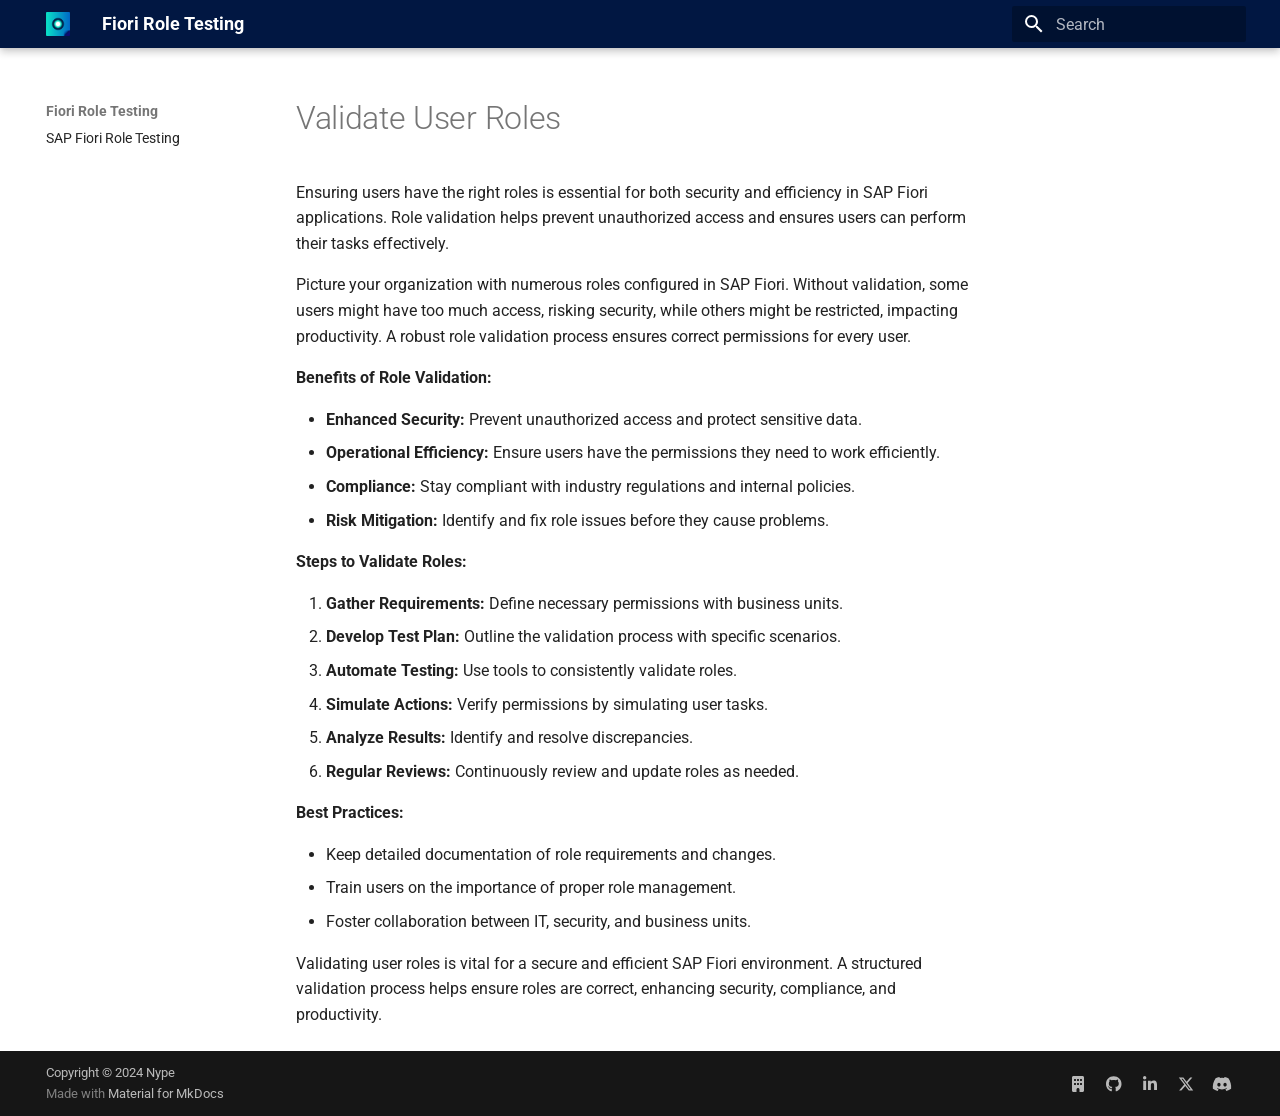
<file: FPS01/use-cases/role-validation/index.html>
<!doctype html><html lang=en class=no-js> <head><meta charset=utf-8><meta name=viewport content="width=device-width,initial-scale=1"><meta name=description content="Ensure proper role assignment and secure access control within SAP Fiori applications."><link href=https://fioriroletesting.com/FPS01/use-cases/role-validation/ rel=canonical><link rel=icon href=../../../assets/images/logo.png><meta name=generator content="mkdocs-1.6.0, mkdocs-material-9.5.27"><title>Validate User Roles - Fiori Role Testing</title><link rel=stylesheet href=../../../assets/stylesheets/main.6543a935.min.css><link rel=preconnect href=https://fonts.gstatic.com crossorigin><link rel=stylesheet href="https://fonts.googleapis.com/css?family=Roboto:300,300i,400,400i,700,700i%7CRoboto+Mono:400,400i,700,700i&display=fallback"><style>:root{--md-text-font:"Roboto";--md-code-font:"Roboto Mono"}</style><link rel=stylesheet href=../../../assets/stylesheets/extra.a038fa.min.css><script>__md_scope=new URL("../../..",location),__md_hash=e=>[...e].reduce((e,_)=>(e<<5)-e+_.charCodeAt(0),0),__md_get=(e,_=localStorage,t=__md_scope)=>JSON.parse(_.getItem(t.pathname+"."+e)),__md_set=(e,_,t=localStorage,a=__md_scope)=>{try{t.setItem(a.pathname+"."+e,JSON.stringify(_))}catch(e){}}</script><script id=__analytics>function __md_analytics(){function n(){dataLayer.push(arguments)}window.dataLayer=window.dataLayer||[],n("js",new Date),n("config","G-3VJR286HQC"),document.addEventListener("DOMContentLoaded",function(){document.forms.search&&document.forms.search.query.addEventListener("blur",function(){this.value&&n("event","search",{search_term:this.value})}),document$.subscribe(function(){var a=document.forms.feedback;if(void 0!==a)for(var e of a.querySelectorAll("[type=submit]"))e.addEventListener("click",function(e){e.preventDefault();var t=document.location.pathname,e=this.getAttribute("data-md-value");n("event","feedback",{page:t,data:e}),a.firstElementChild.disabled=!0;e=a.querySelector(".md-feedback__note [data-md-value='"+e+"']");e&&(e.hidden=!1)}),a.hidden=!1}),location$.subscribe(function(e){n("config","G-3VJR286HQC",{page_path:e.pathname})})});var e=document.createElement("script");e.async=!0,e.src="https://www.googletagmanager.com/gtag/js?id=G-3VJR286HQC",document.getElementById("__analytics").insertAdjacentElement("afterEnd",e)}</script><script>"undefined"!=typeof __md_analytics&&__md_analytics()</script><meta property=og:type content=website><meta property=og:title content="Validate User Roles - Fiori Role Testing"><meta property=og:description content="Ensure proper role assignment and secure access control within SAP Fiori applications."><meta property=og:image content=https://fioriroletesting.com/assets/images/social/FPS01/use-cases/role-validation.png><meta property=og:image:type content=image/png><meta property=og:image:width content=1200><meta property=og:image:height content=630><meta content=https://fioriroletesting.com/FPS01/use-cases/role-validation/ property=og:url><meta name=twitter:card content=summary_large_image><meta name=twitter:title content="Validate User Roles - Fiori Role Testing"><meta name=twitter:description content="Ensure proper role assignment and secure access control within SAP Fiori applications."><meta name=twitter:image content=https://fioriroletesting.com/assets/images/social/FPS01/use-cases/role-validation.png><link rel=icon sizes=192x192 href=../../../assets/images/logo.png><link rel=apple-touch-icon href=../../../assets/images/logo.png><meta property=robots content="index, follow"></head> <body dir=ltr> <input class=md-toggle data-md-toggle=drawer type=checkbox id=__drawer autocomplete=off> <input class=md-toggle data-md-toggle=search type=checkbox id=__search autocomplete=off> <label class=md-overlay for=__drawer></label> <div data-md-component=skip> <a href=#validate-user-roles class=md-skip> Skip to content </a> </div> <div data-md-component=announce> </div> <header class="md-header md-header--shadow" data-md-component=header> <nav class="md-header__inner md-grid" aria-label=Header> <a href=../../.. title="Fiori Role Testing" class="md-header__button md-logo" aria-label="Fiori Role Testing" data-md-component=logo> <img src=../../../assets/images/logo.png alt=logo> </a> <label class="md-header__button md-icon" for=__drawer> <svg xmlns=http://www.w3.org/2000/svg viewbox="0 0 24 24"><path d="M3 6h18v2H3V6m0 5h18v2H3v-2m0 5h18v2H3v-2Z"/></svg> </label> <div class=md-header__title data-md-component=header-title> <div class=md-header__ellipsis> <div class=md-header__topic> <span class=md-ellipsis> Fiori Role Testing </span> </div> <div class=md-header__topic data-md-component=header-topic> <span class=md-ellipsis> Validate User Roles </span> </div> </div> </div> <script>var media,input,key,value,palette=__md_get("__palette");if(palette&&palette.color){"(prefers-color-scheme)"===palette.color.media&&(media=matchMedia("(prefers-color-scheme: light)"),input=document.querySelector(media.matches?"[data-md-color-media='(prefers-color-scheme: light)']":"[data-md-color-media='(prefers-color-scheme: dark)']"),palette.color.media=input.getAttribute("data-md-color-media"),palette.color.scheme=input.getAttribute("data-md-color-scheme"),palette.color.primary=input.getAttribute("data-md-color-primary"),palette.color.accent=input.getAttribute("data-md-color-accent"));for([key,value]of Object.entries(palette.color))document.body.setAttribute("data-md-color-"+key,value)}</script> <label class="md-header__button md-icon" for=__search> <svg xmlns=http://www.w3.org/2000/svg viewbox="0 0 24 24"><path d="M9.5 3A6.5 6.5 0 0 1 16 9.5c0 1.61-.59 3.09-1.56 4.23l.27.27h.79l5 5-1.5 1.5-5-5v-.79l-.27-.27A6.516 6.516 0 0 1 9.5 16 6.5 6.5 0 0 1 3 9.5 6.5 6.5 0 0 1 9.5 3m0 2C7 5 5 7 5 9.5S7 14 9.5 14 14 12 14 9.5 12 5 9.5 5Z"/></svg> </label> <div class=md-search data-md-component=search role=dialog> <label class=md-search__overlay for=__search></label> <div class=md-search__inner role=search> <form class=md-search__form name=search> <input type=text class=md-search__input name=query aria-label=Search placeholder=Search autocapitalize=off autocorrect=off autocomplete=off spellcheck=false data-md-component=search-query required> <label class="md-search__icon md-icon" for=__search> <svg xmlns=http://www.w3.org/2000/svg viewbox="0 0 24 24"><path d="M9.5 3A6.5 6.5 0 0 1 16 9.5c0 1.61-.59 3.09-1.56 4.23l.27.27h.79l5 5-1.5 1.5-5-5v-.79l-.27-.27A6.516 6.516 0 0 1 9.5 16 6.5 6.5 0 0 1 3 9.5 6.5 6.5 0 0 1 9.5 3m0 2C7 5 5 7 5 9.5S7 14 9.5 14 14 12 14 9.5 12 5 9.5 5Z"/></svg> <svg xmlns=http://www.w3.org/2000/svg viewbox="0 0 24 24"><path d="M20 11v2H8l5.5 5.5-1.42 1.42L4.16 12l7.92-7.92L13.5 5.5 8 11h12Z"/></svg> </label> <nav class=md-search__options aria-label=Search> <button type=reset class="md-search__icon md-icon" title=Clear aria-label=Clear tabindex=-1> <svg xmlns=http://www.w3.org/2000/svg viewbox="0 0 24 24"><path d="M19 6.41 17.59 5 12 10.59 6.41 5 5 6.41 10.59 12 5 17.59 6.41 19 12 13.41 17.59 19 19 17.59 13.41 12 19 6.41Z"/></svg> </button> </nav> </form> <div class=md-search__output> <div class=md-search__scrollwrap tabindex=0 data-md-scrollfix> <div class=md-search-result data-md-component=search-result> <div class=md-search-result__meta> Initializing search </div> <ol class=md-search-result__list role=presentation></ol> </div> </div> </div> </div> </div> </nav> </header> <div class=md-container data-md-component=container> <main class=md-main data-md-component=main> <div class="md-main__inner md-grid"> <div class="md-sidebar md-sidebar--primary" data-md-component=sidebar data-md-type=navigation> <div class=md-sidebar__scrollwrap> <div class=md-sidebar__inner> <nav class="md-nav md-nav--primary" aria-label=Navigation data-md-level=0> <label class=md-nav__title for=__drawer> <a href=../../.. title="Fiori Role Testing" class="md-nav__button md-logo" aria-label="Fiori Role Testing" data-md-component=logo> <img src=../../../assets/images/logo.png alt=logo> </a> Fiori Role Testing </label> <ul class=md-nav__list data-md-scrollfix> <li class=md-nav__item> <a href=../../.. class=md-nav__link> <span class=md-ellipsis> SAP Fiori Role Testing </span> </a> </li> </ul> </nav> </div> </div> </div> <div class="md-sidebar md-sidebar--secondary" data-md-component=sidebar data-md-type=toc> <div class=md-sidebar__scrollwrap> <div class=md-sidebar__inner> <nav class="md-nav md-nav--secondary" aria-label="Table of contents"> </nav> </div> </div> </div> <div class=md-content data-md-component=content> <article class="md-content__inner md-typeset"> <h1 id=validate-user-roles>Validate User Roles</h1> <p>Ensuring users have the right roles is essential for both security and efficiency in SAP Fiori applications. Role validation helps prevent unauthorized access and ensures users can perform their tasks effectively.</p> <p>Picture your organization with numerous roles configured in SAP Fiori. Without validation, some users might have too much access, risking security, while others might be restricted, impacting productivity. A robust role validation process ensures correct permissions for every user.</p> <p><strong>Benefits of Role Validation:</strong></p> <ul> <li><strong>Enhanced Security:</strong> Prevent unauthorized access and protect sensitive data.</li> <li><strong>Operational Efficiency:</strong> Ensure users have the permissions they need to work efficiently.</li> <li><strong>Compliance:</strong> Stay compliant with industry regulations and internal policies.</li> <li><strong>Risk Mitigation:</strong> Identify and fix role issues before they cause problems.</li> </ul> <p><strong>Steps to Validate Roles:</strong></p> <ol> <li><strong>Gather Requirements:</strong> Define necessary permissions with business units.</li> <li><strong>Develop Test Plan:</strong> Outline the validation process with specific scenarios.</li> <li><strong>Automate Testing:</strong> Use tools to consistently validate roles.</li> <li><strong>Simulate Actions:</strong> Verify permissions by simulating user tasks.</li> <li><strong>Analyze Results:</strong> Identify and resolve discrepancies.</li> <li><strong>Regular Reviews:</strong> Continuously review and update roles as needed.</li> </ol> <p><strong>Best Practices:</strong></p> <ul> <li>Keep detailed documentation of role requirements and changes.</li> <li>Train users on the importance of proper role management.</li> <li>Foster collaboration between IT, security, and business units.</li> </ul> <p>Validating user roles is vital for a secure and efficient SAP Fiori environment. A structured validation process helps ensure roles are correct, enhancing security, compliance, and productivity.</p> </article> </div> <script>var target=document.getElementById(location.hash.slice(1));target&&target.name&&(target.checked=target.name.startsWith("__tabbed_"))</script> </div> </main> <footer class=md-footer> <div class="md-footer-meta md-typeset"> <div class="md-footer-meta__inner md-grid"> <div class=md-copyright> <div class=md-copyright__highlight> Copyright &copy; 2024 Nype </div> Made with <a href=https://squidfunk.github.io/mkdocs-material/ target=_blank rel=noopener> Material for MkDocs </a> </div> <div class=md-social> <a href="https://npe.cm/?ref=fioriroletesting" target=_blank rel=noopener title=npe.cm class=md-social__link> <svg xmlns=http://www.w3.org/2000/svg viewbox="0 0 384 512"><!-- Font Awesome Free 6.5.2 by @fontawesome - https://fontawesome.com License - https://fontawesome.com/license/free (Icons: CC BY 4.0, Fonts: SIL OFL 1.1, Code: MIT License) Copyright 2024 Fonticons, Inc.--><path d="M48 0C21.5 0 0 21.5 0 48v416c0 26.5 21.5 48 48 48h96v-80c0-26.5 21.5-48 48-48s48 21.5 48 48v80h96c26.5 0 48-21.5 48-48V48c0-26.5-21.5-48-48-48H48zm16 240c0-8.8 7.2-16 16-16h32c8.8 0 16 7.2 16 16v32c0 8.8-7.2 16-16 16H80c-8.8 0-16-7.2-16-16v-32zm112-16h32c8.8 0 16 7.2 16 16v32c0 8.8-7.2 16-16 16h-32c-8.8 0-16-7.2-16-16v-32c0-8.8 7.2-16 16-16zm80 16c0-8.8 7.2-16 16-16h32c8.8 0 16 7.2 16 16v32c0 8.8-7.2 16-16 16h-32c-8.8 0-16-7.2-16-16v-32zM80 96h32c8.8 0 16 7.2 16 16v32c0 8.8-7.2 16-16 16H80c-8.8 0-16-7.2-16-16v-32c0-8.8 7.2-16 16-16zm80 16c0-8.8 7.2-16 16-16h32c8.8 0 16 7.2 16 16v32c0 8.8-7.2 16-16 16h-32c-8.8 0-16-7.2-16-16v-32zm112-16h32c8.8 0 16 7.2 16 16v32c0 8.8-7.2 16-16 16h-32c-8.8 0-16-7.2-16-16v-32c0-8.8 7.2-16 16-16z"/></svg> </a> <a href=https://github.com/fioriroletesting target=_blank rel=noopener title=github.com class=md-social__link> <svg xmlns=http://www.w3.org/2000/svg viewbox="0 0 496 512"><!-- Font Awesome Free 6.5.2 by @fontawesome - https://fontawesome.com License - https://fontawesome.com/license/free (Icons: CC BY 4.0, Fonts: SIL OFL 1.1, Code: MIT License) Copyright 2024 Fonticons, Inc.--><path d="M165.9 397.4c0 2-2.3 3.6-5.2 3.6-3.3.3-5.6-1.3-5.6-3.6 0-2 2.3-3.6 5.2-3.6 3-.3 5.6 1.3 5.6 3.6zm-31.1-4.5c-.7 2 1.3 4.3 4.3 4.9 2.6 1 5.6 0 6.2-2s-1.3-4.3-4.3-5.2c-2.6-.7-5.5.3-6.2 2.3zm44.2-1.7c-2.9.7-4.9 2.6-4.6 4.9.3 2 2.9 3.3 5.9 2.6 2.9-.7 4.9-2.6 4.6-4.6-.3-1.9-3-3.2-5.9-2.9zM244.8 8C106.1 8 0 113.3 0 252c0 110.9 69.8 205.8 169.5 239.2 12.8 2.3 17.3-5.6 17.3-12.1 0-6.2-.3-40.4-.3-61.4 0 0-70 15-84.7-29.8 0 0-11.4-29.1-27.8-36.6 0 0-22.9-15.7 1.6-15.4 0 0 24.9 2 38.6 25.8 21.9 38.6 58.6 27.5 72.9 20.9 2.3-16 8.8-27.1 16-33.7-55.9-6.2-112.3-14.3-112.3-110.5 0-27.5 7.6-41.3 23.6-58.9-2.6-6.5-11.1-33.3 2.6-67.9 20.9-6.5 69 27 69 27 20-5.6 41.5-8.5 62.8-8.5s42.8 2.9 62.8 8.5c0 0 48.1-33.6 69-27 13.7 34.7 5.2 61.4 2.6 67.9 16 17.7 25.8 31.5 25.8 58.9 0 96.5-58.9 104.2-114.8 110.5 9.2 7.9 17 22.9 17 46.4 0 33.7-.3 75.4-.3 83.6 0 6.5 4.6 14.4 17.3 12.1C428.2 457.8 496 362.9 496 252 496 113.3 383.5 8 244.8 8zM97.2 352.9c-1.3 1-1 3.3.7 5.2 1.6 1.6 3.9 2.3 5.2 1 1.3-1 1-3.3-.7-5.2-1.6-1.6-3.9-2.3-5.2-1zm-10.8-8.1c-.7 1.3.3 2.9 2.3 3.9 1.6 1 3.6.7 4.3-.7.7-1.3-.3-2.9-2.3-3.9-2-.6-3.6-.3-4.3.7zm32.4 35.6c-1.6 1.3-1 4.3 1.3 6.2 2.3 2.3 5.2 2.6 6.5 1 1.3-1.3.7-4.3-1.3-6.2-2.2-2.3-5.2-2.6-6.5-1zm-11.4-14.7c-1.6 1-1.6 3.6 0 5.9 1.6 2.3 4.3 3.3 5.6 2.3 1.6-1.3 1.6-3.9 0-6.2-1.4-2.3-4-3.3-5.6-2z"/></svg> </a> <a href=https://www.linkedin.com/company/fiori-tracker/ target=_blank rel=noopener title=www.linkedin.com class=md-social__link> <svg xmlns=http://www.w3.org/2000/svg viewbox="0 0 448 512"><!-- Font Awesome Free 6.5.2 by @fontawesome - https://fontawesome.com License - https://fontawesome.com/license/free (Icons: CC BY 4.0, Fonts: SIL OFL 1.1, Code: MIT License) Copyright 2024 Fonticons, Inc.--><path d="M100.28 448H7.4V148.9h92.88zM53.79 108.1C24.09 108.1 0 83.5 0 53.8a53.79 53.79 0 0 1 107.58 0c0 29.7-24.1 54.3-53.79 54.3zM447.9 448h-92.68V302.4c0-34.7-.7-79.2-48.29-79.2-48.29 0-55.69 37.7-55.69 76.7V448h-92.78V148.9h89.08v40.8h1.3c12.4-23.5 42.69-48.3 87.88-48.3 94 0 111.28 61.9 111.28 142.3V448z"/></svg> </a> <a href=https://twitter.com/fioritracker target=_blank rel=noopener title=twitter.com class=md-social__link> <svg xmlns=http://www.w3.org/2000/svg viewbox="0 0 512 512"><!-- Font Awesome Free 6.5.2 by @fontawesome - https://fontawesome.com License - https://fontawesome.com/license/free (Icons: CC BY 4.0, Fonts: SIL OFL 1.1, Code: MIT License) Copyright 2024 Fonticons, Inc.--><path d="M389.2 48h70.6L305.6 224.2 487 464H345L233.7 318.6 106.5 464H35.8l164.9-188.5L26.8 48h145.6l100.5 132.9L389.2 48zm-24.8 373.8h39.1L151.1 88h-42l255.3 333.8z"/></svg> </a> <a href=https://discord.gg/xGNzmej4KE target=_blank rel=noopener title=discord.gg class=md-social__link> <svg xmlns=http://www.w3.org/2000/svg viewbox="0 0 640 512"><!-- Font Awesome Free 6.5.2 by @fontawesome - https://fontawesome.com License - https://fontawesome.com/license/free (Icons: CC BY 4.0, Fonts: SIL OFL 1.1, Code: MIT License) Copyright 2024 Fonticons, Inc.--><path d="M524.531 69.836a1.5 1.5 0 0 0-.764-.7A485.065 485.065 0 0 0 404.081 32.03a1.816 1.816 0 0 0-1.923.91 337.461 337.461 0 0 0-14.9 30.6 447.848 447.848 0 0 0-134.426 0 309.541 309.541 0 0 0-15.135-30.6 1.89 1.89 0 0 0-1.924-.91 483.689 483.689 0 0 0-119.688 37.107 1.712 1.712 0 0 0-.788.676C39.068 183.651 18.186 294.69 28.43 404.354a2.016 2.016 0 0 0 .765 1.375 487.666 487.666 0 0 0 146.825 74.189 1.9 1.9 0 0 0 2.063-.676A348.2 348.2 0 0 0 208.12 430.4a1.86 1.86 0 0 0-1.019-2.588 321.173 321.173 0 0 1-45.868-21.853 1.885 1.885 0 0 1-.185-3.126 251.047 251.047 0 0 0 9.109-7.137 1.819 1.819 0 0 1 1.9-.256c96.229 43.917 200.41 43.917 295.5 0a1.812 1.812 0 0 1 1.924.233 234.533 234.533 0 0 0 9.132 7.16 1.884 1.884 0 0 1-.162 3.126 301.407 301.407 0 0 1-45.89 21.83 1.875 1.875 0 0 0-1 2.611 391.055 391.055 0 0 0 30.014 48.815 1.864 1.864 0 0 0 2.063.7A486.048 486.048 0 0 0 610.7 405.729a1.882 1.882 0 0 0 .765-1.352c12.264-126.783-20.532-236.912-86.934-334.541ZM222.491 337.58c-28.972 0-52.844-26.587-52.844-59.239s23.409-59.241 52.844-59.241c29.665 0 53.306 26.82 52.843 59.239 0 32.654-23.41 59.241-52.843 59.241Zm195.38 0c-28.971 0-52.843-26.587-52.843-59.239s23.409-59.241 52.843-59.241c29.667 0 53.307 26.82 52.844 59.239 0 32.654-23.177 59.241-52.844 59.241Z"/></svg> </a> </div> </div> </div> </footer> </div> <div class=md-dialog data-md-component=dialog> <div class="md-dialog__inner md-typeset"></div> </div> <script id=__config type=application/json>{"base": "../../..", "features": [], "search": "../../../assets/javascripts/workers/search.b8dbb3d2.min.js", "translations": {"clipboard.copied": "Copied to clipboard", "clipboard.copy": "Copy to clipboard", "search.result.more.one": "1 more on this page", "search.result.more.other": "# more on this page", "search.result.none": "No matching documents", "search.result.one": "1 matching document", "search.result.other": "# matching documents", "search.result.placeholder": "Type to start searching", "search.result.term.missing": "Missing", "select.version": "Select version"}}</script> <script src=../../../assets/javascripts/bundle.ad660dcc.min.js></script> <script src=../../../assets/javascripts/extra.bfba29.min.js></script> </body> </html>
</file>
